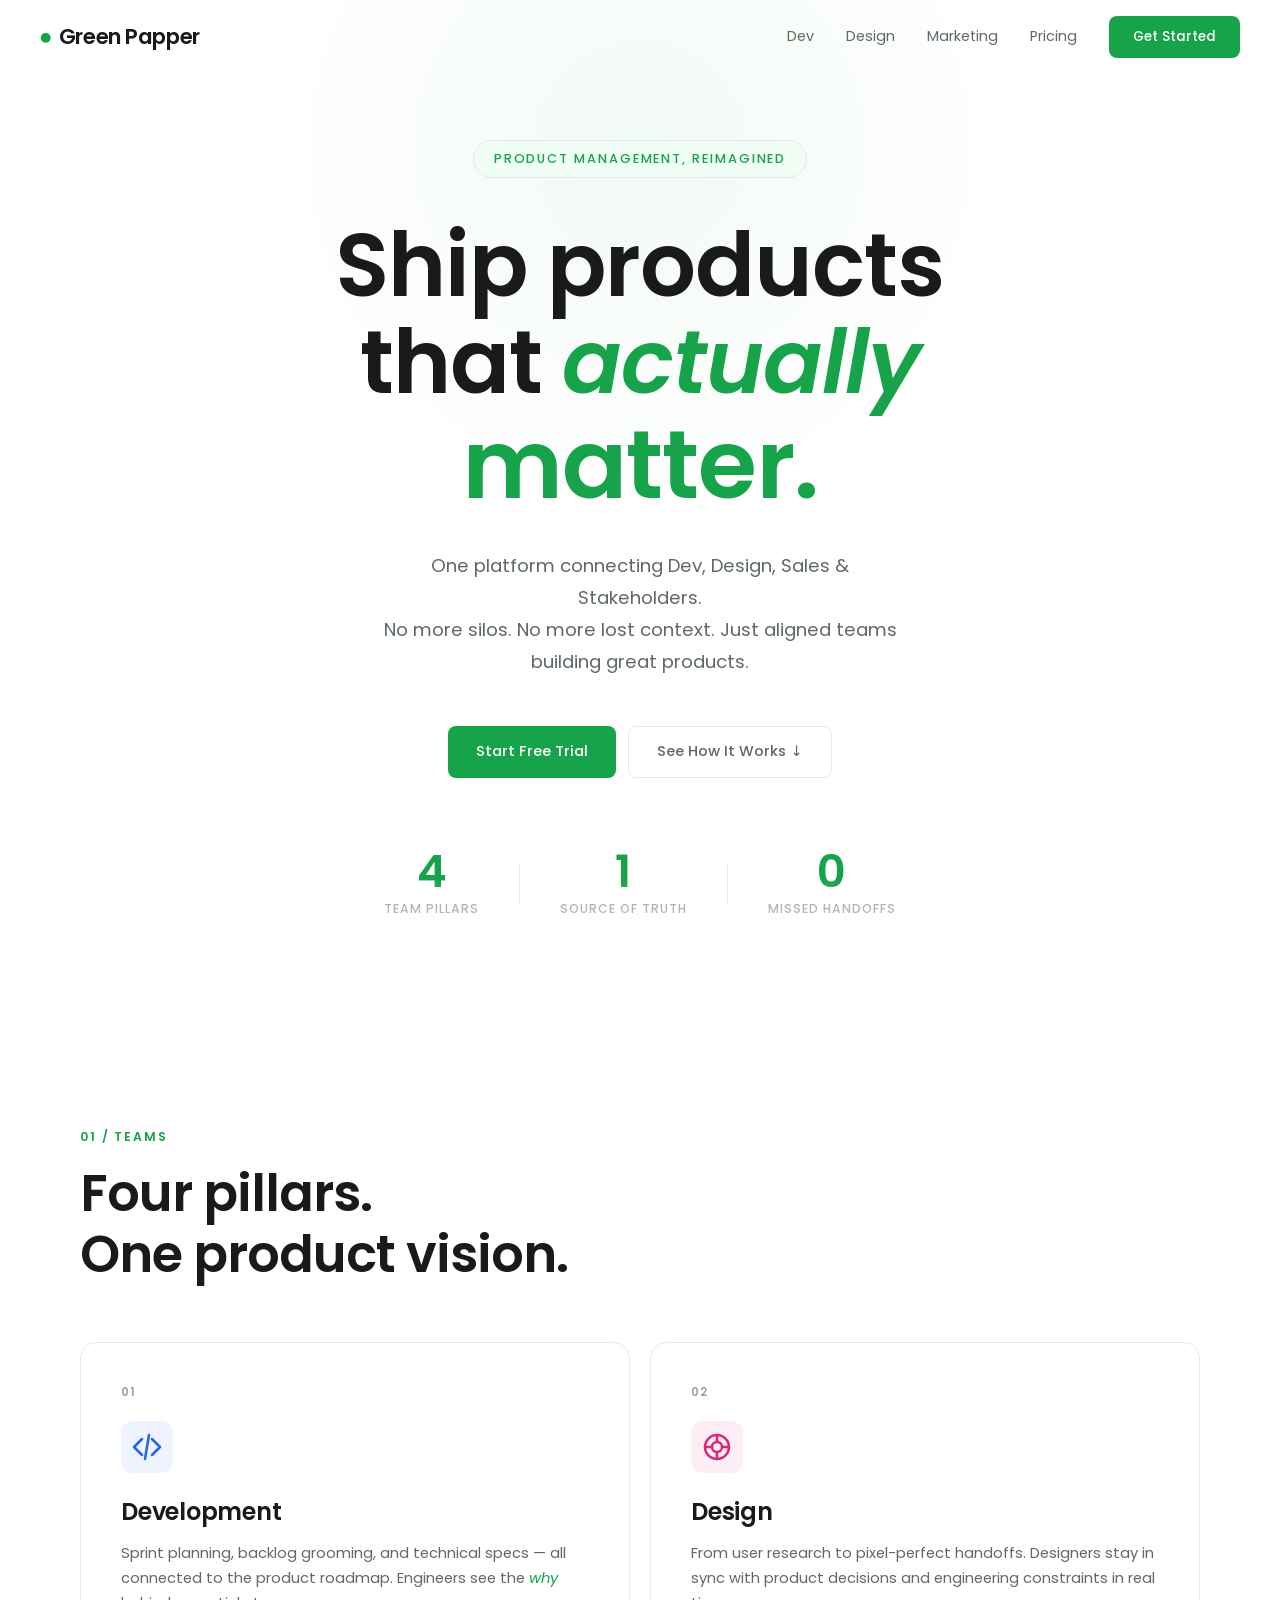
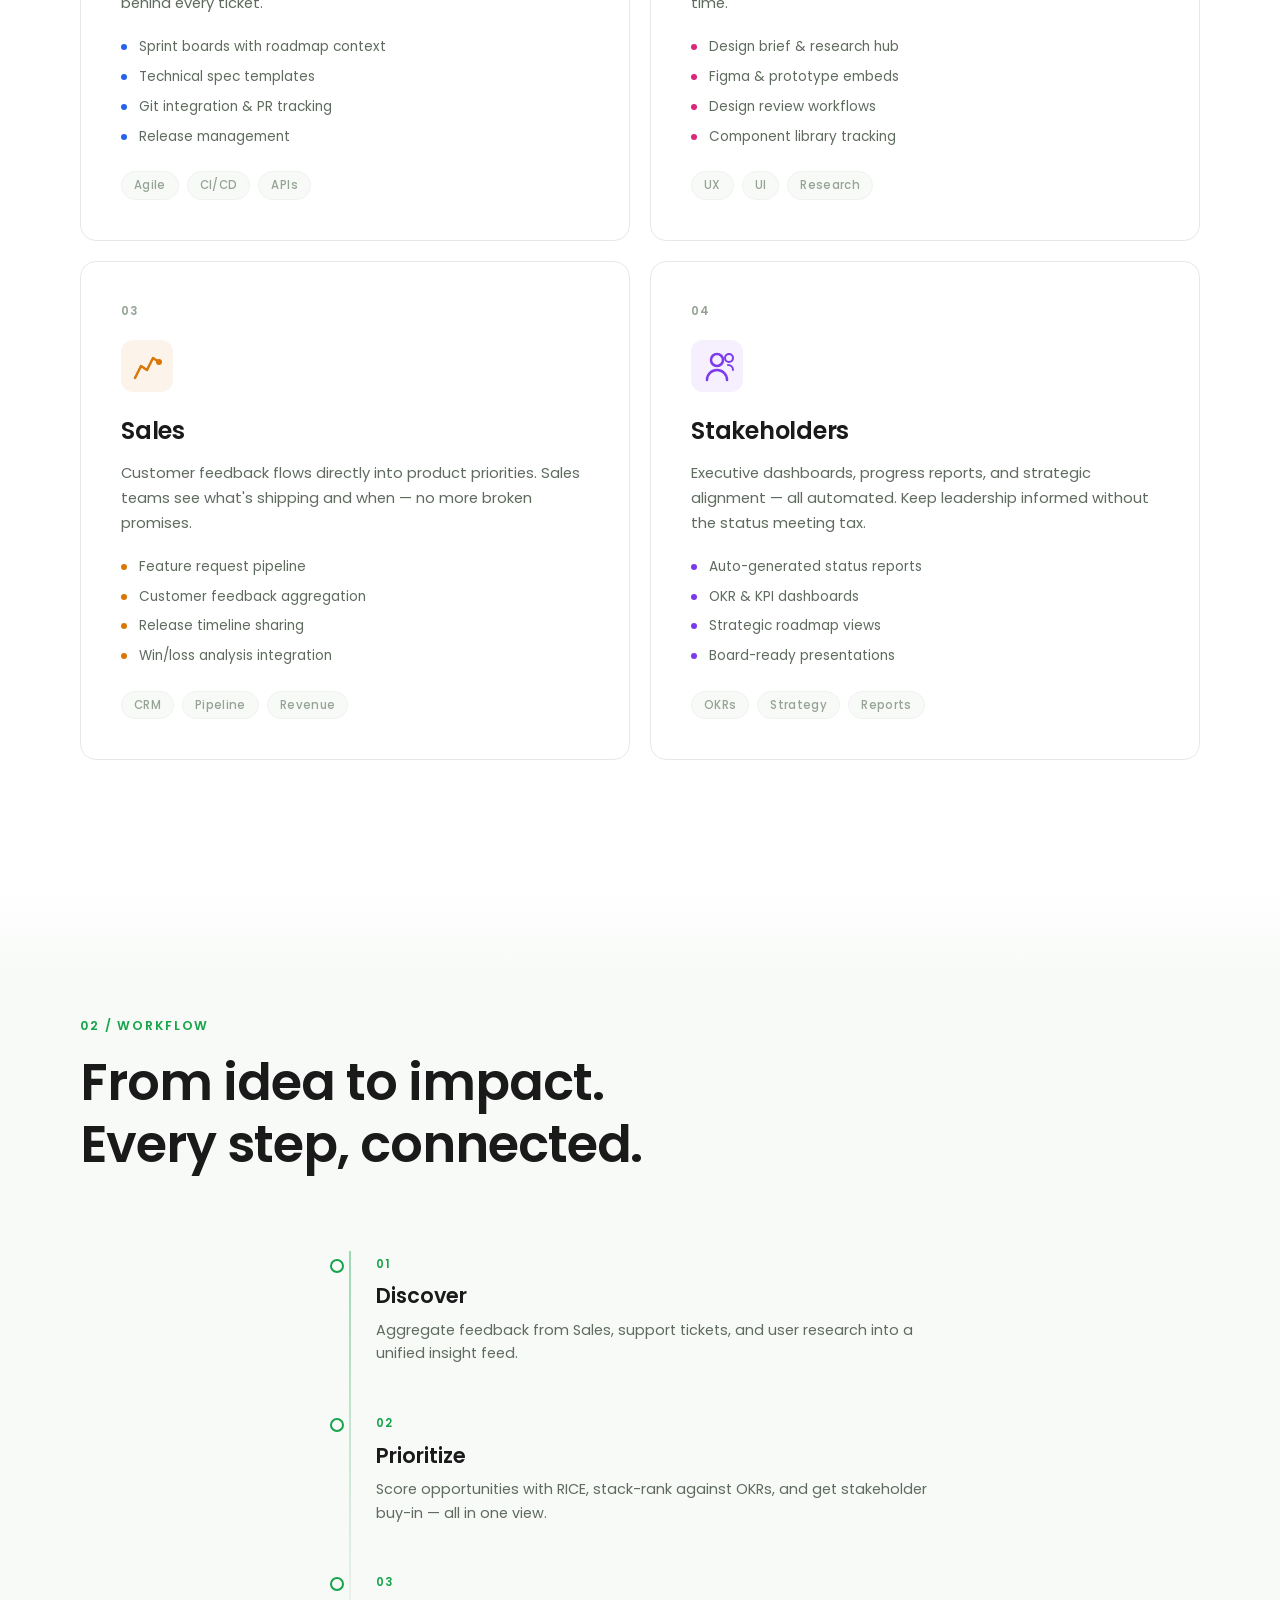
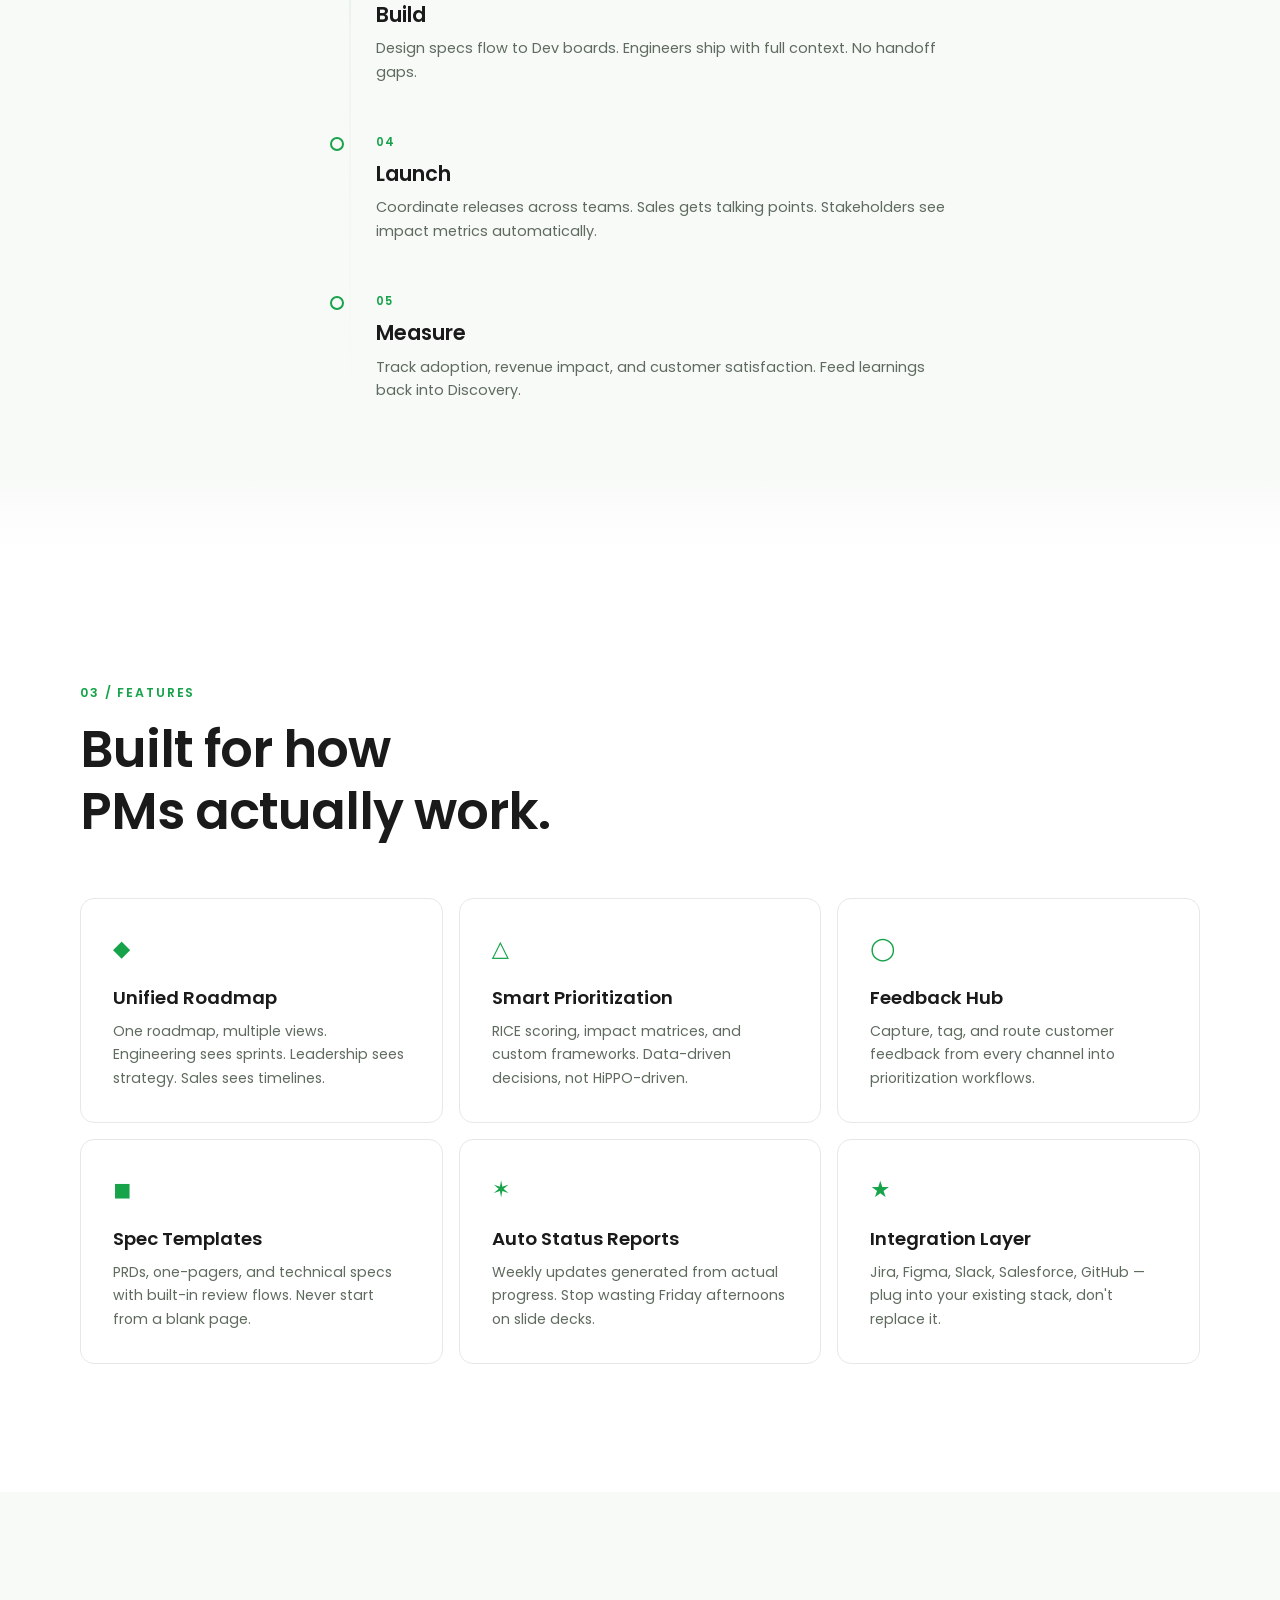
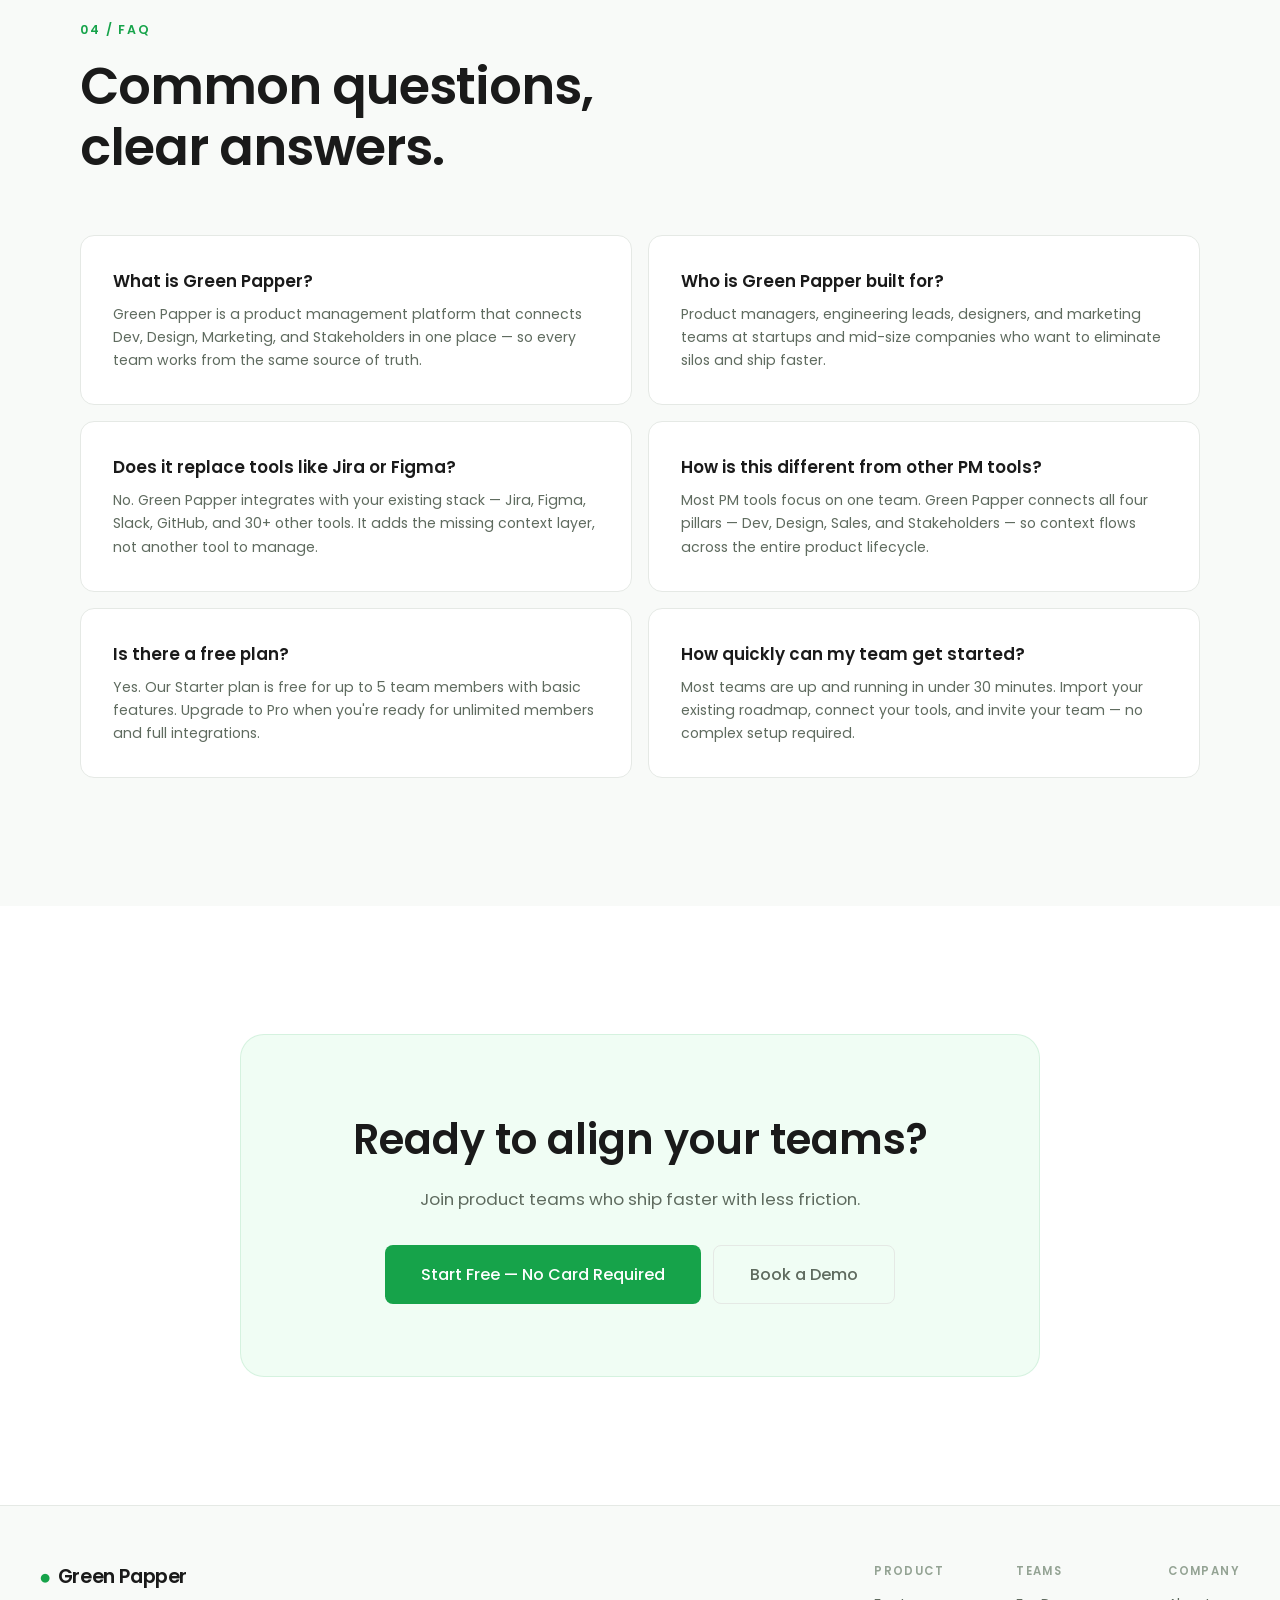
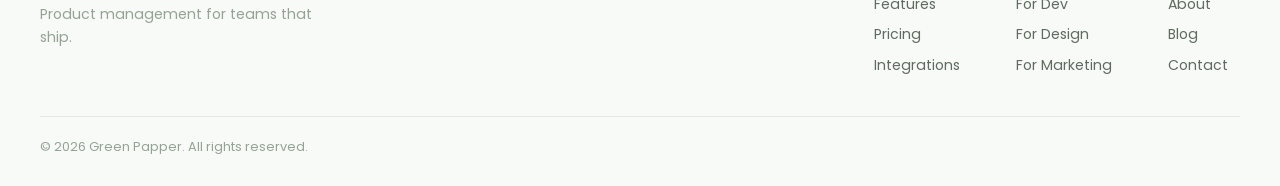
<file: index.html>
<!DOCTYPE html>
<html lang="en">
<head>
  <meta charset="UTF-8">
  <meta name="viewport" content="width=device-width, initial-scale=1.0">
  <title>Green Papper — Product Management Platform</title>
  <link rel="preconnect" href="https://fonts.googleapis.com">
  <link rel="preconnect" href="https://fonts.gstatic.com" crossorigin>
  <link href="https://fonts.googleapis.com/css2?family=Poppins:ital,wght@0,300;0,400;0,500;0,600;0,700;1,400;1,600&display=swap" rel="stylesheet">
  <link rel="stylesheet" href="styles.css">
  <link rel="stylesheet" href="pages.css">
</head>
<body>
  <!-- Grain overlay -->
  <div class="grain"></div>

  <!-- Navigation -->
  <nav class="nav">
    <div class="nav-inner">
      <a href="#" class="logo">
        <span class="logo-icon">&#9679;</span> Green Papper
      </a>
      <div class="nav-links">
        <a href="dev.html">Dev</a>
        <a href="design.html">Design</a>
        <a href="marketing.html">Marketing</a>
        <a href="pricing.html">Pricing</a>
        <a href="#" class="nav-cta">Get Started</a>
      </div>
      <button class="mobile-menu" aria-label="Menu">
        <span></span><span></span>
      </button>
    </div>
  </nav>

  <!-- Hero -->
  <header class="hero">
    <div class="hero-badge">Product Management, Reimagined</div>
    <h1 class="hero-title">
      <span class="line line-1">Ship products</span>
      <span class="line line-2">that <em>actually</em></span>
      <span class="line line-3">matter.</span>
    </h1>
    <p class="hero-sub">
      One platform connecting Dev, Design, Sales &amp; Stakeholders.<br>
      No more silos. No more lost context. Just aligned teams building great products.
    </p>
    <div class="hero-actions">
      <a href="#" class="btn btn-primary">Start Free Trial</a>
      <a href="#pillars" class="btn btn-ghost">See How It Works &darr;</a>
    </div>
    <div class="hero-stats">
      <div class="stat">
        <span class="stat-num">4</span>
        <span class="stat-label">Team Pillars</span>
      </div>
      <div class="stat-divider"></div>
      <div class="stat">
        <span class="stat-num">1</span>
        <span class="stat-label">Source of Truth</span>
      </div>
      <div class="stat-divider"></div>
      <div class="stat">
        <span class="stat-num">0</span>
        <span class="stat-label">Missed Handoffs</span>
      </div>
    </div>
  </header>

  <!-- Pillars Section -->
  <section class="pillars" id="pillars">
    <div class="section-header">
      <span class="section-tag">01 / Teams</span>
      <h2 class="section-title">Four pillars.<br>One product vision.</h2>
    </div>

    <div class="pillar-grid">
      <!-- Dev -->
      <div class="pillar-card pillar-dev">
        <div class="pillar-number">01</div>
        <div class="pillar-icon">
          <svg width="40" height="40" viewBox="0 0 40 40" fill="none">
            <path d="M15 12L7 20L15 28" stroke="currentColor" stroke-width="2.5" stroke-linecap="round" stroke-linejoin="round"/>
            <path d="M25 12L33 20L25 28" stroke="currentColor" stroke-width="2.5" stroke-linecap="round" stroke-linejoin="round"/>
            <path d="M22 8L18 32" stroke="currentColor" stroke-width="2.5" stroke-linecap="round"/>
          </svg>
        </div>
        <h3>Development</h3>
        <p>Sprint planning, backlog grooming, and technical specs — all connected to the product roadmap. Engineers see the <em>why</em> behind every ticket.</p>
        <ul class="pillar-features">
          <li>Sprint boards with roadmap context</li>
          <li>Technical spec templates</li>
          <li>Git integration &amp; PR tracking</li>
          <li>Release management</li>
        </ul>
        <div class="pillar-tag-row">
          <span class="ptag">Agile</span>
          <span class="ptag">CI/CD</span>
          <span class="ptag">APIs</span>
        </div>
      </div>

      <!-- Design -->
      <div class="pillar-card pillar-design">
        <div class="pillar-number">02</div>
        <div class="pillar-icon">
          <svg width="40" height="40" viewBox="0 0 40 40" fill="none">
            <circle cx="20" cy="20" r="12" stroke="currentColor" stroke-width="2.5"/>
            <circle cx="20" cy="20" r="5" stroke="currentColor" stroke-width="2.5"/>
            <path d="M20 8V14" stroke="currentColor" stroke-width="2.5" stroke-linecap="round"/>
            <path d="M20 26V32" stroke="currentColor" stroke-width="2.5" stroke-linecap="round"/>
            <path d="M8 20H14" stroke="currentColor" stroke-width="2.5" stroke-linecap="round"/>
            <path d="M26 20H32" stroke="currentColor" stroke-width="2.5" stroke-linecap="round"/>
          </svg>
        </div>
        <h3>Design</h3>
        <p>From user research to pixel-perfect handoffs. Designers stay in sync with product decisions and engineering constraints in real time.</p>
        <ul class="pillar-features">
          <li>Design brief &amp; research hub</li>
          <li>Figma &amp; prototype embeds</li>
          <li>Design review workflows</li>
          <li>Component library tracking</li>
        </ul>
        <div class="pillar-tag-row">
          <span class="ptag">UX</span>
          <span class="ptag">UI</span>
          <span class="ptag">Research</span>
        </div>
      </div>

      <!-- Sales -->
      <div class="pillar-card pillar-sales">
        <div class="pillar-number">03</div>
        <div class="pillar-icon">
          <svg width="40" height="40" viewBox="0 0 40 40" fill="none">
            <path d="M8 32L14 20L20 24L26 12L32 16" stroke="currentColor" stroke-width="2.5" stroke-linecap="round" stroke-linejoin="round"/>
            <circle cx="32" cy="16" r="3" fill="currentColor"/>
          </svg>
        </div>
        <h3>Sales</h3>
        <p>Customer feedback flows directly into product priorities. Sales teams see what's shipping and when — no more broken promises.</p>
        <ul class="pillar-features">
          <li>Feature request pipeline</li>
          <li>Customer feedback aggregation</li>
          <li>Release timeline sharing</li>
          <li>Win/loss analysis integration</li>
        </ul>
        <div class="pillar-tag-row">
          <span class="ptag">CRM</span>
          <span class="ptag">Pipeline</span>
          <span class="ptag">Revenue</span>
        </div>
      </div>

      <!-- Stakeholders -->
      <div class="pillar-card pillar-stake">
        <div class="pillar-number">04</div>
        <div class="pillar-icon">
          <svg width="40" height="40" viewBox="0 0 40 40" fill="none">
            <circle cx="20" cy="14" r="6" stroke="currentColor" stroke-width="2.5"/>
            <path d="M10 34C10 28.477 14.477 24 20 24C25.523 24 30 28.477 30 34" stroke="currentColor" stroke-width="2.5" stroke-linecap="round"/>
            <circle cx="32" cy="12" r="4" stroke="currentColor" stroke-width="2"/>
            <path d="M36 24C36 21.238 33.761 19 31 19" stroke="currentColor" stroke-width="2" stroke-linecap="round"/>
          </svg>
        </div>
        <h3>Stakeholders</h3>
        <p>Executive dashboards, progress reports, and strategic alignment — all automated. Keep leadership informed without the status meeting tax.</p>
        <ul class="pillar-features">
          <li>Auto-generated status reports</li>
          <li>OKR &amp; KPI dashboards</li>
          <li>Strategic roadmap views</li>
          <li>Board-ready presentations</li>
        </ul>
        <div class="pillar-tag-row">
          <span class="ptag">OKRs</span>
          <span class="ptag">Strategy</span>
          <span class="ptag">Reports</span>
        </div>
      </div>
    </div>
  </section>

  <!-- Workflow Section -->
  <section class="workflow" id="workflow">
    <div class="section-header">
      <span class="section-tag">02 / Workflow</span>
      <h2 class="section-title">From idea to impact.<br>Every step, connected.</h2>
    </div>

    <div class="workflow-track">
      <div class="workflow-line"></div>
      <div class="workflow-step">
        <div class="step-dot"></div>
        <div class="step-content">
          <span class="step-num">01</span>
          <h4>Discover</h4>
          <p>Aggregate feedback from Sales, support tickets, and user research into a unified insight feed.</p>
        </div>
      </div>
      <div class="workflow-step">
        <div class="step-dot"></div>
        <div class="step-content">
          <span class="step-num">02</span>
          <h4>Prioritize</h4>
          <p>Score opportunities with RICE, stack-rank against OKRs, and get stakeholder buy-in — all in one view.</p>
        </div>
      </div>
      <div class="workflow-step">
        <div class="step-dot"></div>
        <div class="step-content">
          <span class="step-num">03</span>
          <h4>Build</h4>
          <p>Design specs flow to Dev boards. Engineers ship with full context. No handoff gaps.</p>
        </div>
      </div>
      <div class="workflow-step">
        <div class="step-dot"></div>
        <div class="step-content">
          <span class="step-num">04</span>
          <h4>Launch</h4>
          <p>Coordinate releases across teams. Sales gets talking points. Stakeholders see impact metrics automatically.</p>
        </div>
      </div>
      <div class="workflow-step">
        <div class="step-dot"></div>
        <div class="step-content">
          <span class="step-num">05</span>
          <h4>Measure</h4>
          <p>Track adoption, revenue impact, and customer satisfaction. Feed learnings back into Discovery.</p>
        </div>
      </div>
    </div>
  </section>

  <!-- Features Section -->
  <section class="features" id="features">
    <div class="section-header">
      <span class="section-tag">03 / Features</span>
      <h2 class="section-title">Built for how<br>PMs actually work.</h2>
    </div>

    <div class="feature-grid">
      <div class="feature-card">
        <div class="feature-icon">&#9670;</div>
        <h4>Unified Roadmap</h4>
        <p>One roadmap, multiple views. Engineering sees sprints. Leadership sees strategy. Sales sees timelines.</p>
      </div>
      <div class="feature-card">
        <div class="feature-icon">&#9651;</div>
        <h4>Smart Prioritization</h4>
        <p>RICE scoring, impact matrices, and custom frameworks. Data-driven decisions, not HiPPO-driven.</p>
      </div>
      <div class="feature-card">
        <div class="feature-icon">&#9711;</div>
        <h4>Feedback Hub</h4>
        <p>Capture, tag, and route customer feedback from every channel into prioritization workflows.</p>
      </div>
      <div class="feature-card">
        <div class="feature-icon">&#9724;</div>
        <h4>Spec Templates</h4>
        <p>PRDs, one-pagers, and technical specs with built-in review flows. Never start from a blank page.</p>
      </div>
      <div class="feature-card">
        <div class="feature-icon">&#10038;</div>
        <h4>Auto Status Reports</h4>
        <p>Weekly updates generated from actual progress. Stop wasting Friday afternoons on slide decks.</p>
      </div>
      <div class="feature-card">
        <div class="feature-icon">&#9733;</div>
        <h4>Integration Layer</h4>
        <p>Jira, Figma, Slack, Salesforce, GitHub — plug into your existing stack, don't replace it.</p>
      </div>
    </div>
  </section>

  <!-- FAQ Section -->
  <section class="faq-section" id="faq">
    <div class="section-header">
      <span class="section-tag">04 / FAQ</span>
      <h2 class="section-title">Common questions,<br>clear answers.</h2>
    </div>
    <div class="faq-grid">
      <div class="faq-card">
        <h4>What is Green Papper?</h4>
        <p>Green Papper is a product management platform that connects Dev, Design, Marketing, and Stakeholders in one place — so every team works from the same source of truth.</p>
      </div>
      <div class="faq-card">
        <h4>Who is Green Papper built for?</h4>
        <p>Product managers, engineering leads, designers, and marketing teams at startups and mid-size companies who want to eliminate silos and ship faster.</p>
      </div>
      <div class="faq-card">
        <h4>Does it replace tools like Jira or Figma?</h4>
        <p>No. Green Papper integrates with your existing stack — Jira, Figma, Slack, GitHub, and 30+ other tools. It adds the missing context layer, not another tool to manage.</p>
      </div>
      <div class="faq-card">
        <h4>How is this different from other PM tools?</h4>
        <p>Most PM tools focus on one team. Green Papper connects all four pillars — Dev, Design, Sales, and Stakeholders — so context flows across the entire product lifecycle.</p>
      </div>
      <div class="faq-card">
        <h4>Is there a free plan?</h4>
        <p>Yes. Our Starter plan is free for up to 5 team members with basic features. Upgrade to Pro when you're ready for unlimited members and full integrations.</p>
      </div>
      <div class="faq-card">
        <h4>How quickly can my team get started?</h4>
        <p>Most teams are up and running in under 30 minutes. Import your existing roadmap, connect your tools, and invite your team — no complex setup required.</p>
      </div>
    </div>
  </section>

  <!-- CTA Section -->
  <section class="cta-section">
    <div class="cta-inner">
      <h2>Ready to align your teams?</h2>
      <p>Join product teams who ship faster with less friction.</p>
      <div class="cta-actions">
        <a href="#" class="btn btn-primary btn-lg">Start Free — No Card Required</a>
        <a href="#" class="btn btn-ghost btn-lg">Book a Demo</a>
      </div>
    </div>
  </section>

  <!-- Footer -->
  <footer class="footer">
    <div class="footer-inner">
      <div class="footer-brand">
        <span class="logo"><span class="logo-icon">&#9679;</span> Green Papper</span>
        <p>Product management for teams that ship.</p>
      </div>
      <div class="footer-links">
        <div class="footer-col">
          <h5>Product</h5>
          <a href="#features">Features</a>
          <a href="pricing.html">Pricing</a>
          <a href="integrations.html">Integrations</a>
        </div>
        <div class="footer-col">
          <h5>Teams</h5>
          <a href="dev.html">For Dev</a>
          <a href="design.html">For Design</a>
          <a href="marketing.html">For Marketing</a>
        </div>
        <div class="footer-col">
          <h5>Company</h5>
          <a href="about.html">About</a>
          <a href="blog.html">Blog</a>
          <a href="contact.html">Contact</a>
        </div>
      </div>
    </div>
    <div class="footer-bottom">
      <p>&copy; 2026 Green Papper. All rights reserved.</p>
    </div>
  </footer>

  <script src="script.js"></script>
</body>
</html>
</file>
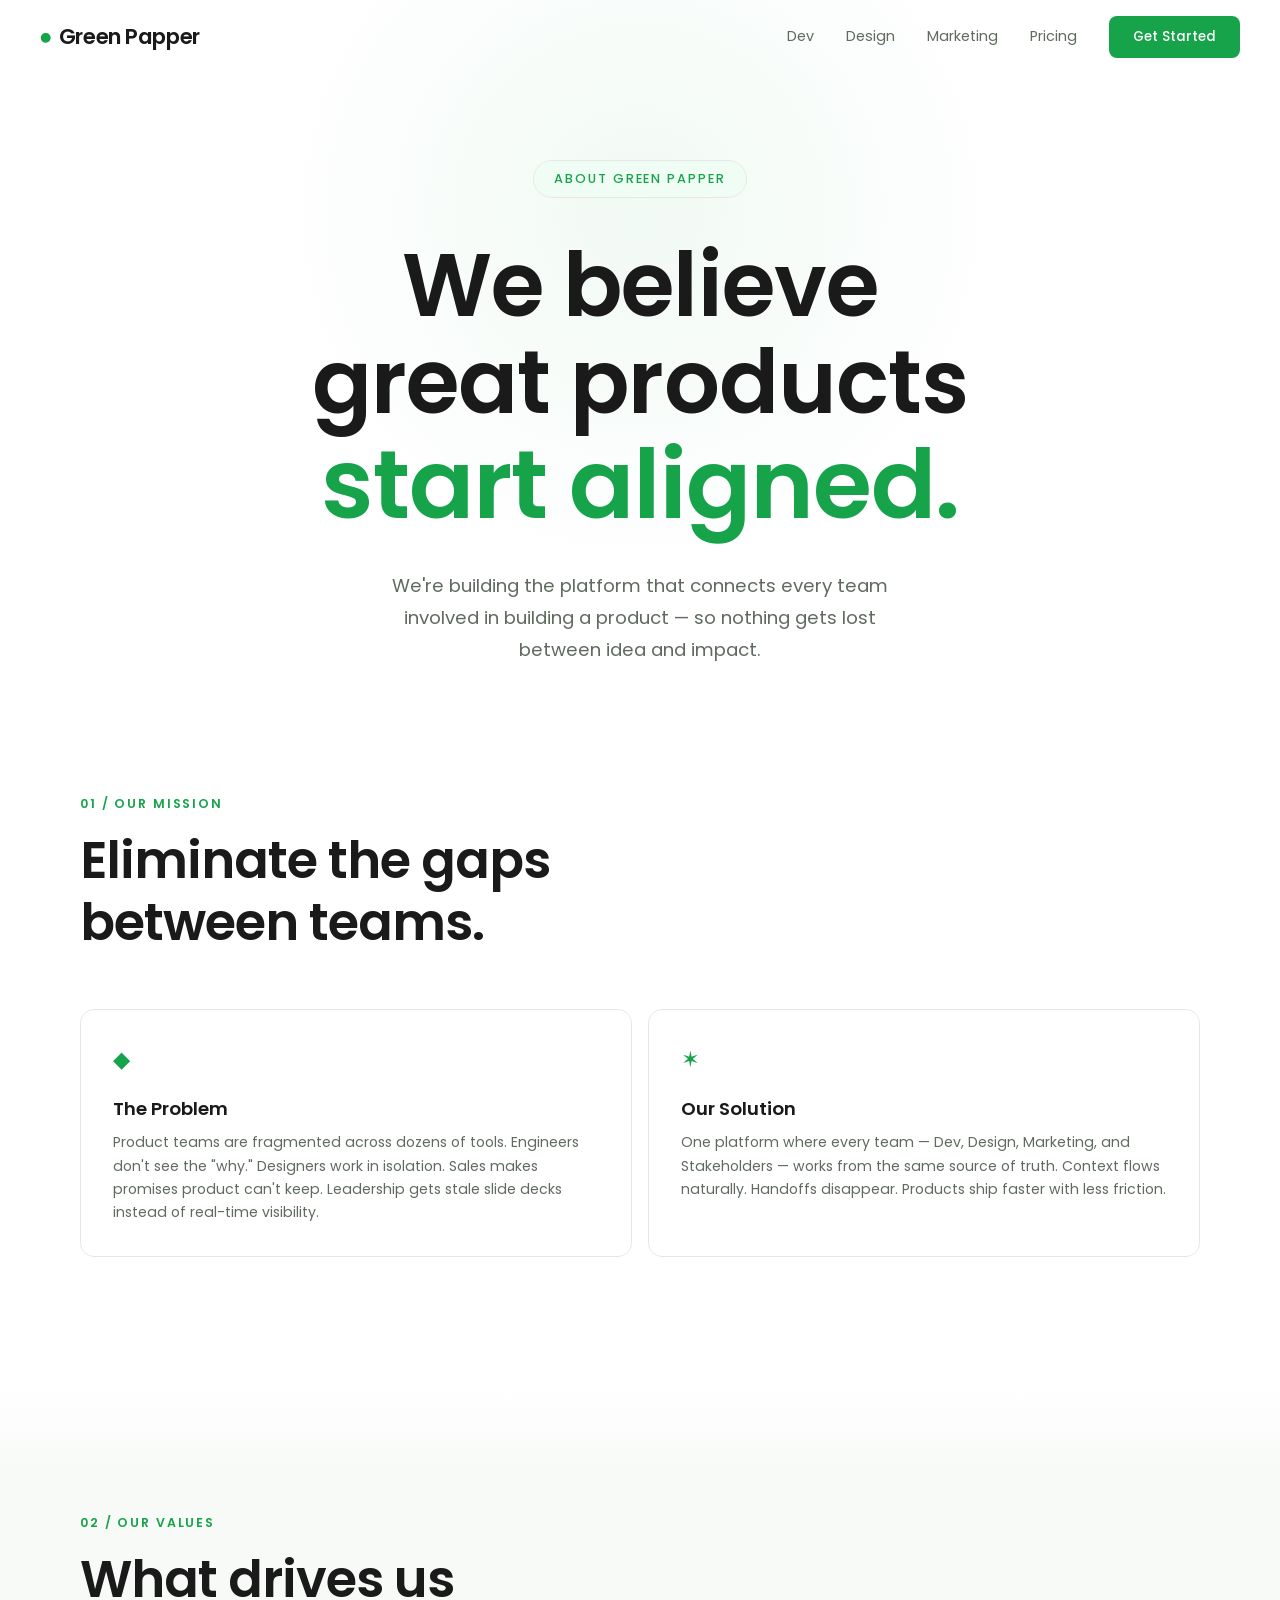
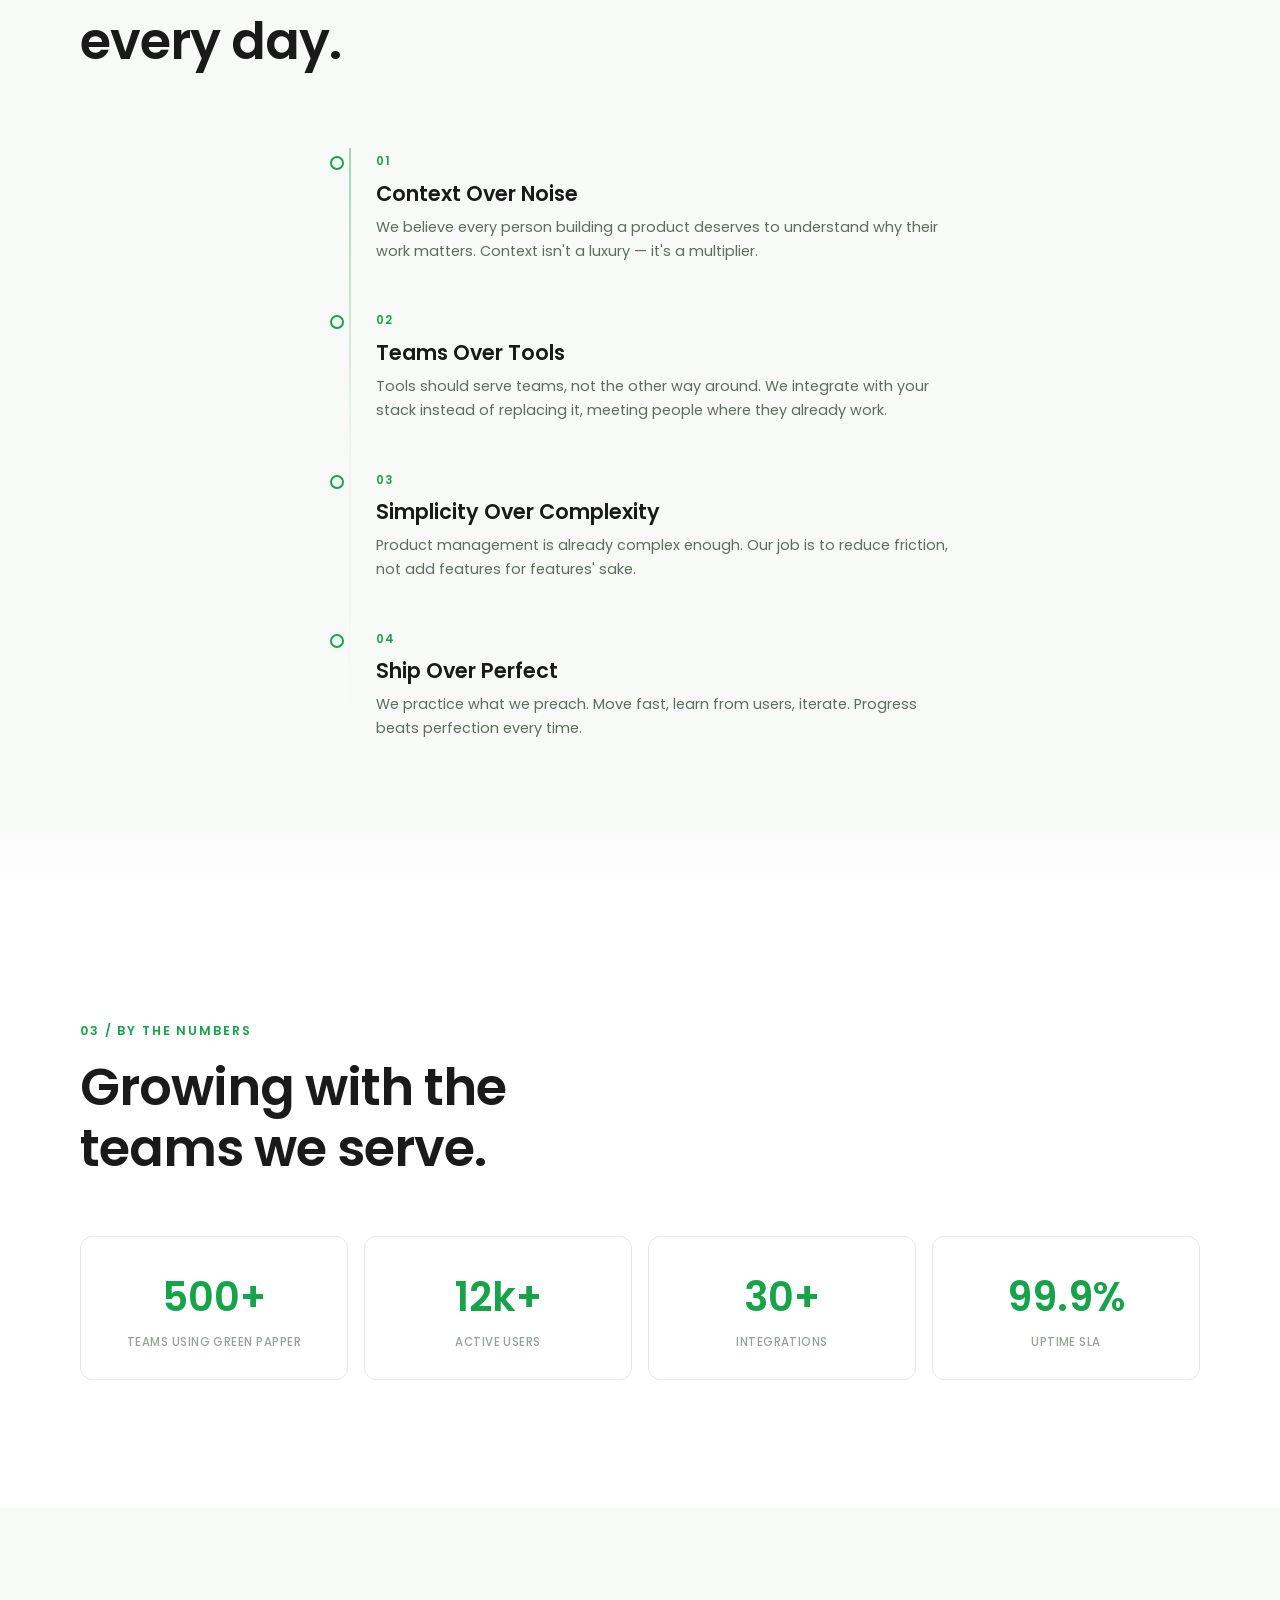
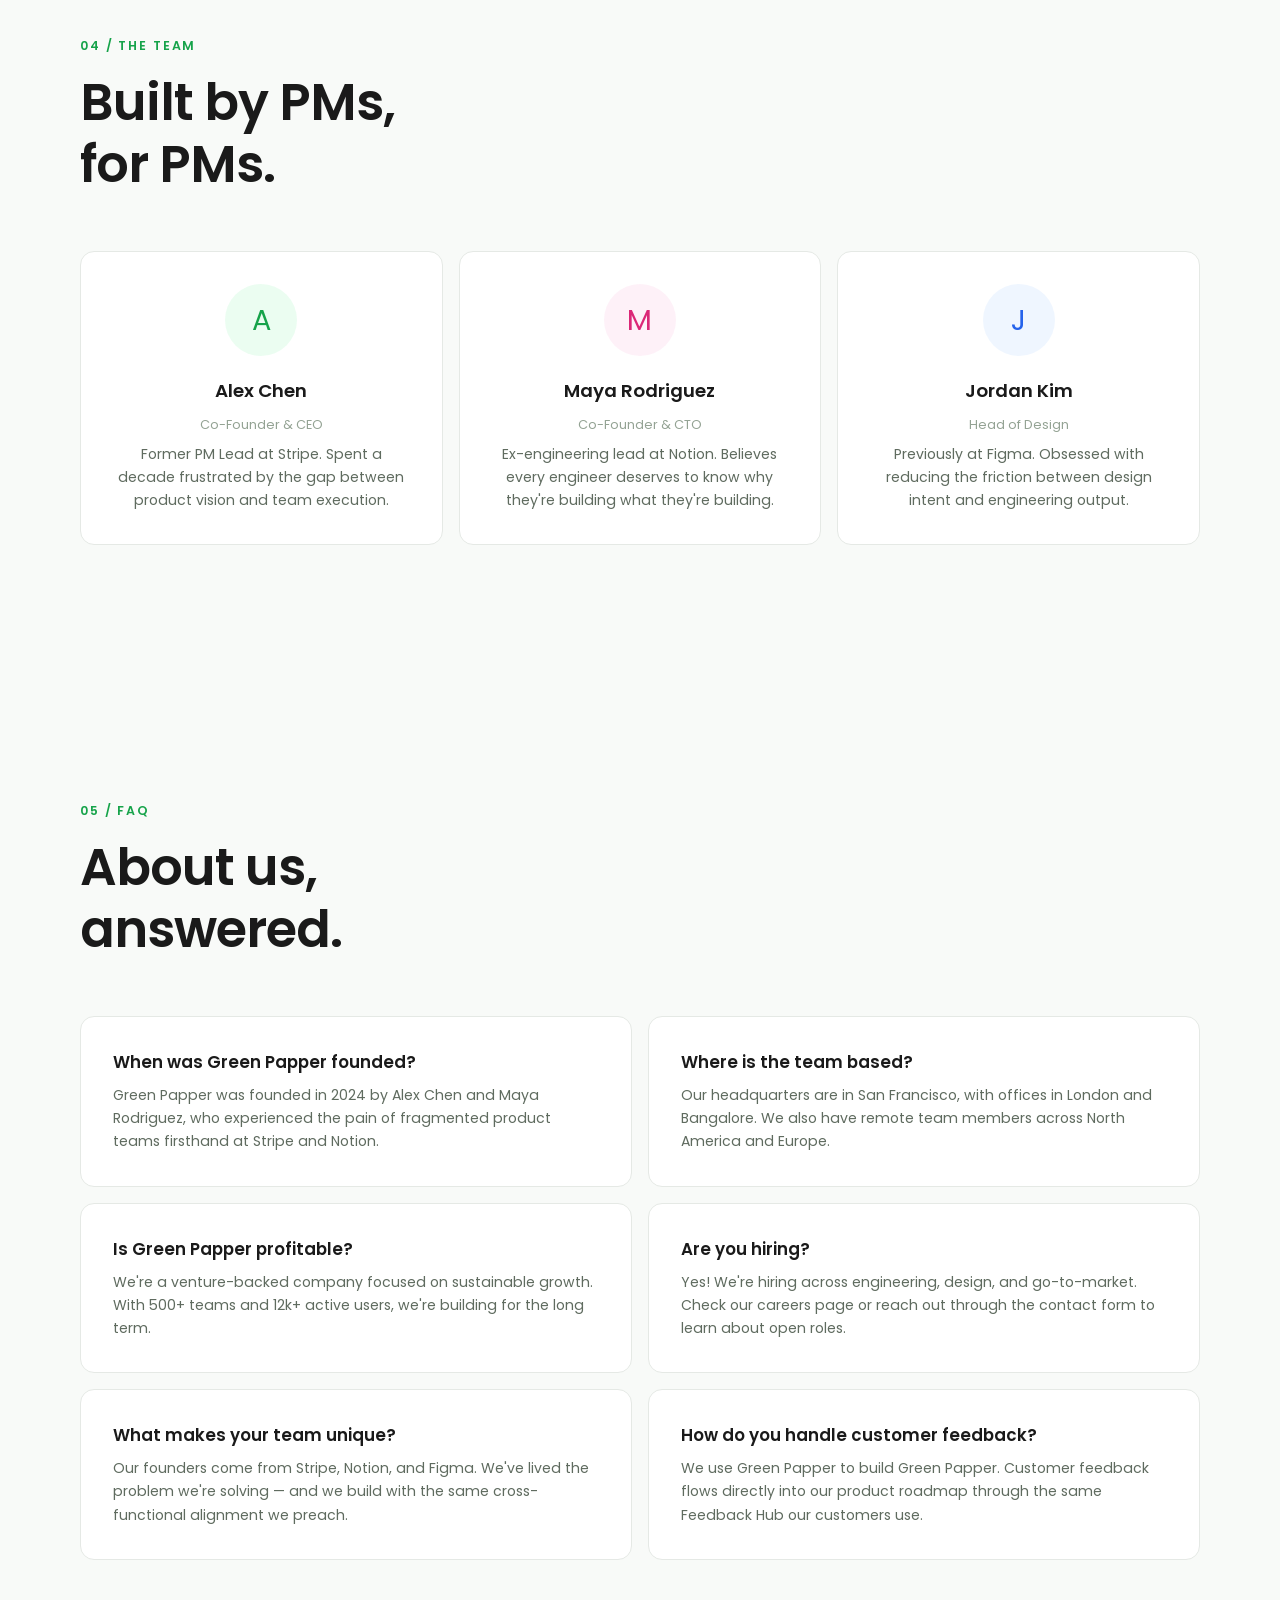
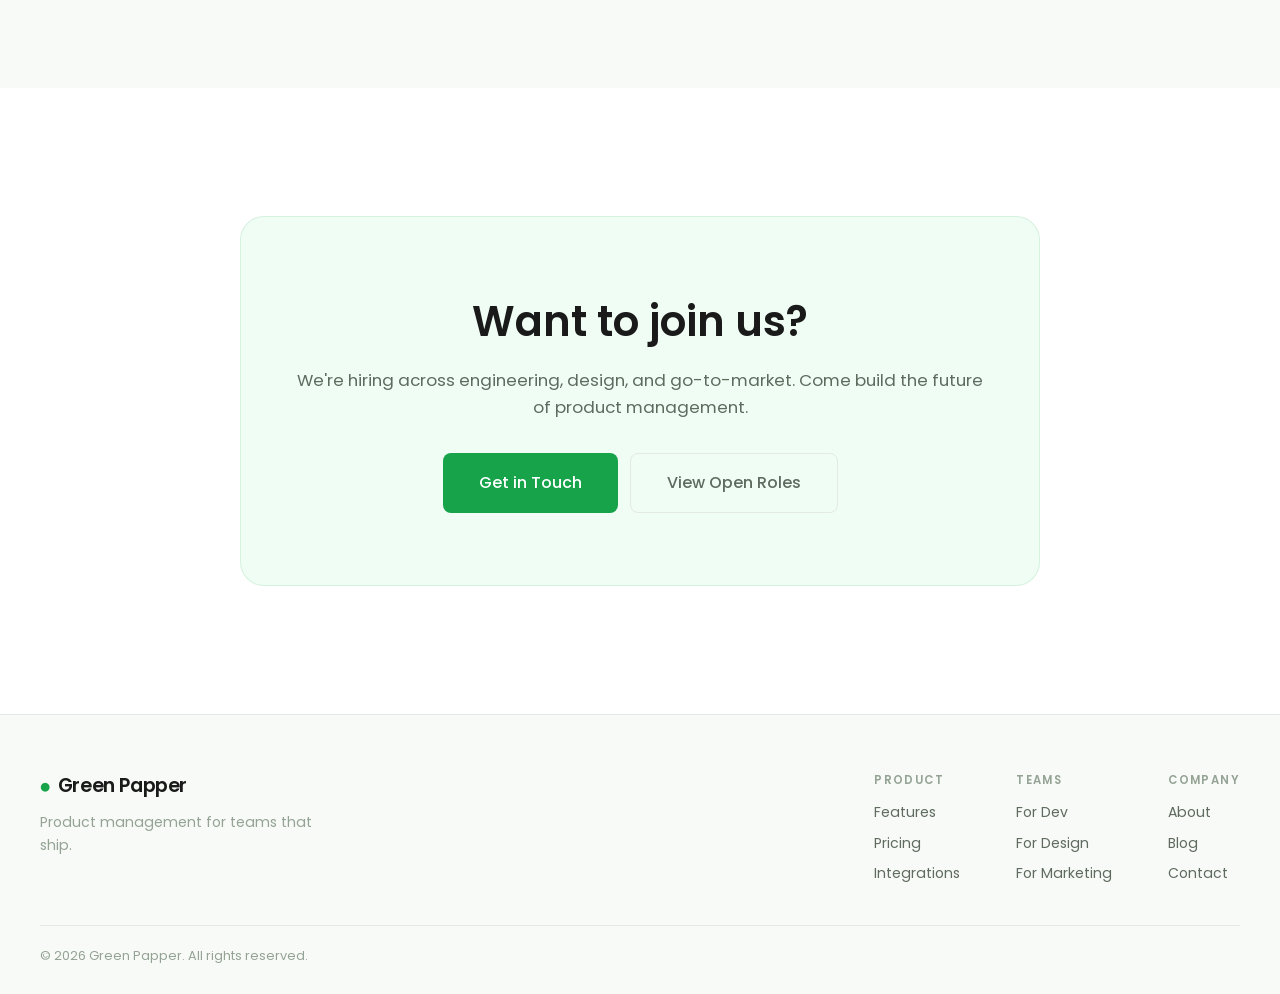
<file: about.html>
<!DOCTYPE html>
<html lang="en">
<head>
  <meta charset="UTF-8">
  <meta name="viewport" content="width=device-width, initial-scale=1.0">
  <title>Green Papper — About Us</title>
  <link rel="preconnect" href="https://fonts.googleapis.com">
  <link rel="preconnect" href="https://fonts.gstatic.com" crossorigin>
  <link href="https://fonts.googleapis.com/css2?family=Poppins:ital,wght@0,300;0,400;0,500;0,600;0,700;1,400;1,600&display=swap" rel="stylesheet">
  <link rel="stylesheet" href="styles.css">
  <link rel="stylesheet" href="pages.css">
</head>
<body>
  <div class="grain"></div>

  <!-- Navigation -->
  <nav class="nav">
    <div class="nav-inner">
      <a href="index.html" class="logo">
        <span class="logo-icon">&#9679;</span> Green Papper
      </a>
      <div class="nav-links">
        <a href="dev.html">Dev</a>
        <a href="design.html">Design</a>
        <a href="marketing.html">Marketing</a>
        <a href="pricing.html">Pricing</a>
        <a href="#" class="nav-cta">Get Started</a>
      </div>
      <button class="mobile-menu" aria-label="Menu">
        <span></span><span></span>
      </button>
    </div>
  </nav>

  <!-- Hero -->
  <header class="hero page-hero" style="min-height: 60vh;">
    <div class="hero-badge">About Green Papper</div>
    <h1 class="hero-title">
      <span class="line line-1">We believe</span>
      <span class="line line-2">great products</span>
      <span class="line line-3">start aligned.</span>
    </h1>
    <p class="hero-sub">
      We're building the platform that connects every team involved in building a product
      — so nothing gets lost between idea and impact.
    </p>
  </header>

  <!-- Mission Section -->
  <section class="pillars" style="padding-top: 0;">
    <div class="section-header">
      <span class="section-tag">01 / Our Mission</span>
      <h2 class="section-title">Eliminate the gaps<br>between teams.</h2>
    </div>

    <div class="feature-grid" style="max-width: var(--content-max); margin: 0 auto; padding: 0 40px; grid-template-columns: repeat(2, 1fr);">
      <div class="feature-card">
        <div class="feature-icon">&#9670;</div>
        <h4>The Problem</h4>
        <p>Product teams are fragmented across dozens of tools. Engineers don't see the "why." Designers work in isolation. Sales makes promises product can't keep. Leadership gets stale slide decks instead of real-time visibility.</p>
      </div>
      <div class="feature-card">
        <div class="feature-icon" style="color: var(--accent);">&#10038;</div>
        <h4>Our Solution</h4>
        <p>One platform where every team — Dev, Design, Marketing, and Stakeholders — works from the same source of truth. Context flows naturally. Handoffs disappear. Products ship faster with less friction.</p>
      </div>
    </div>
  </section>

  <!-- Values Section -->
  <section class="workflow">
    <div class="section-header">
      <span class="section-tag">02 / Our Values</span>
      <h2 class="section-title">What drives us<br>every day.</h2>
    </div>

    <div class="workflow-track">
      <div class="workflow-line"></div>
      <div class="workflow-step">
        <div class="step-dot"></div>
        <div class="step-content">
          <span class="step-num">01</span>
          <h4>Context Over Noise</h4>
          <p>We believe every person building a product deserves to understand why their work matters. Context isn't a luxury — it's a multiplier.</p>
        </div>
      </div>
      <div class="workflow-step">
        <div class="step-dot"></div>
        <div class="step-content">
          <span class="step-num">02</span>
          <h4>Teams Over Tools</h4>
          <p>Tools should serve teams, not the other way around. We integrate with your stack instead of replacing it, meeting people where they already work.</p>
        </div>
      </div>
      <div class="workflow-step">
        <div class="step-dot"></div>
        <div class="step-content">
          <span class="step-num">03</span>
          <h4>Simplicity Over Complexity</h4>
          <p>Product management is already complex enough. Our job is to reduce friction, not add features for features' sake.</p>
        </div>
      </div>
      <div class="workflow-step">
        <div class="step-dot"></div>
        <div class="step-content">
          <span class="step-num">04</span>
          <h4>Ship Over Perfect</h4>
          <p>We practice what we preach. Move fast, learn from users, iterate. Progress beats perfection every time.</p>
        </div>
      </div>
    </div>
  </section>

  <!-- Numbers Section -->
  <section class="features">
    <div class="section-header">
      <span class="section-tag">03 / By The Numbers</span>
      <h2 class="section-title">Growing with the<br>teams we serve.</h2>
    </div>

    <div class="integration-grid">
      <div class="integration-item">
        <div class="integration-name" style="font-size: 2.5rem; color: var(--accent);">500+</div>
        <div class="integration-desc">Teams using Green Papper</div>
      </div>
      <div class="integration-item">
        <div class="integration-name" style="font-size: 2.5rem; color: var(--accent);">12k+</div>
        <div class="integration-desc">Active users</div>
      </div>
      <div class="integration-item">
        <div class="integration-name" style="font-size: 2.5rem; color: var(--accent);">30+</div>
        <div class="integration-desc">Integrations</div>
      </div>
      <div class="integration-item">
        <div class="integration-name" style="font-size: 2.5rem; color: var(--accent);">99.9%</div>
        <div class="integration-desc">Uptime SLA</div>
      </div>
    </div>
  </section>

  <!-- Team Section -->
  <section class="features" style="background: var(--bg-elevated); position: relative;">
    <div class="section-header">
      <span class="section-tag">04 / The Team</span>
      <h2 class="section-title">Built by PMs,<br>for PMs.</h2>
    </div>

    <div class="feature-grid" style="grid-template-columns: repeat(3, 1fr);">
      <div class="feature-card" style="text-align: center;">
        <div style="width: 72px; height: 72px; border-radius: 50%; background: rgba(59,235,122,0.1); margin: 0 auto 20px; display: flex; align-items: center; justify-content: center; font-family: var(--font-display); font-size: 1.8rem; color: var(--accent);">A</div>
        <h4>Alex Chen</h4>
        <p style="color: var(--text-muted); font-size: 0.8rem; margin-bottom: 8px;">Co-Founder & CEO</p>
        <p>Former PM Lead at Stripe. Spent a decade frustrated by the gap between product vision and team execution.</p>
      </div>
      <div class="feature-card" style="text-align: center;">
        <div style="width: 72px; height: 72px; border-radius: 50%; background: rgba(244,114,182,0.1); margin: 0 auto 20px; display: flex; align-items: center; justify-content: center; font-family: var(--font-display); font-size: 1.8rem; color: var(--design-color);">M</div>
        <h4>Maya Rodriguez</h4>
        <p style="color: var(--text-muted); font-size: 0.8rem; margin-bottom: 8px;">Co-Founder & CTO</p>
        <p>Ex-engineering lead at Notion. Believes every engineer deserves to know why they're building what they're building.</p>
      </div>
      <div class="feature-card" style="text-align: center;">
        <div style="width: 72px; height: 72px; border-radius: 50%; background: rgba(96,165,250,0.1); margin: 0 auto 20px; display: flex; align-items: center; justify-content: center; font-family: var(--font-display); font-size: 1.8rem; color: var(--dev-color);">J</div>
        <h4>Jordan Kim</h4>
        <p style="color: var(--text-muted); font-size: 0.8rem; margin-bottom: 8px;">Head of Design</p>
        <p>Previously at Figma. Obsessed with reducing the friction between design intent and engineering output.</p>
      </div>
    </div>
  </section>

  <!-- FAQ Section -->
  <section class="faq-section" id="faq">
    <div class="section-header">
      <span class="section-tag">05 / FAQ</span>
      <h2 class="section-title">About us,<br>answered.</h2>
    </div>
    <div class="faq-grid">
      <div class="faq-card">
        <h4>When was Green Papper founded?</h4>
        <p>Green Papper was founded in 2024 by Alex Chen and Maya Rodriguez, who experienced the pain of fragmented product teams firsthand at Stripe and Notion.</p>
      </div>
      <div class="faq-card">
        <h4>Where is the team based?</h4>
        <p>Our headquarters are in San Francisco, with offices in London and Bangalore. We also have remote team members across North America and Europe.</p>
      </div>
      <div class="faq-card">
        <h4>Is Green Papper profitable?</h4>
        <p>We're a venture-backed company focused on sustainable growth. With 500+ teams and 12k+ active users, we're building for the long term.</p>
      </div>
      <div class="faq-card">
        <h4>Are you hiring?</h4>
        <p>Yes! We're hiring across engineering, design, and go-to-market. Check our careers page or reach out through the contact form to learn about open roles.</p>
      </div>
      <div class="faq-card">
        <h4>What makes your team unique?</h4>
        <p>Our founders come from Stripe, Notion, and Figma. We've lived the problem we're solving — and we build with the same cross-functional alignment we preach.</p>
      </div>
      <div class="faq-card">
        <h4>How do you handle customer feedback?</h4>
        <p>We use Green Papper to build Green Papper. Customer feedback flows directly into our product roadmap through the same Feedback Hub our customers use.</p>
      </div>
    </div>
  </section>

  <!-- CTA -->
  <section class="cta-section">
    <div class="cta-inner">
      <h2>Want to join us?</h2>
      <p>We're hiring across engineering, design, and go-to-market. Come build the future of product management.</p>
      <div class="cta-actions">
        <a href="contact.html" class="btn btn-primary btn-lg">Get in Touch</a>
        <a href="#" class="btn btn-ghost btn-lg">View Open Roles</a>
      </div>
    </div>
  </section>

  <!-- Footer -->
  <footer class="footer">
    <div class="footer-inner">
      <div class="footer-brand">
        <span class="logo"><span class="logo-icon">&#9679;</span> Green Papper</span>
        <p>Product management for teams that ship.</p>
      </div>
      <div class="footer-links">
        <div class="footer-col">
          <h5>Product</h5>
          <a href="index.html#features">Features</a>
          <a href="pricing.html">Pricing</a>
          <a href="integrations.html">Integrations</a>
        </div>
        <div class="footer-col">
          <h5>Teams</h5>
          <a href="dev.html">For Dev</a>
          <a href="design.html">For Design</a>
          <a href="marketing.html">For Marketing</a>
        </div>
        <div class="footer-col">
          <h5>Company</h5>
          <a href="about.html">About</a>
          <a href="blog.html">Blog</a>
          <a href="contact.html">Contact</a>
        </div>
      </div>
    </div>
    <div class="footer-bottom">
      <p>&copy; 2026 Green Papper. All rights reserved.</p>
    </div>
  </footer>

  <script src="script.js"></script>
</body>
</html>
</file>
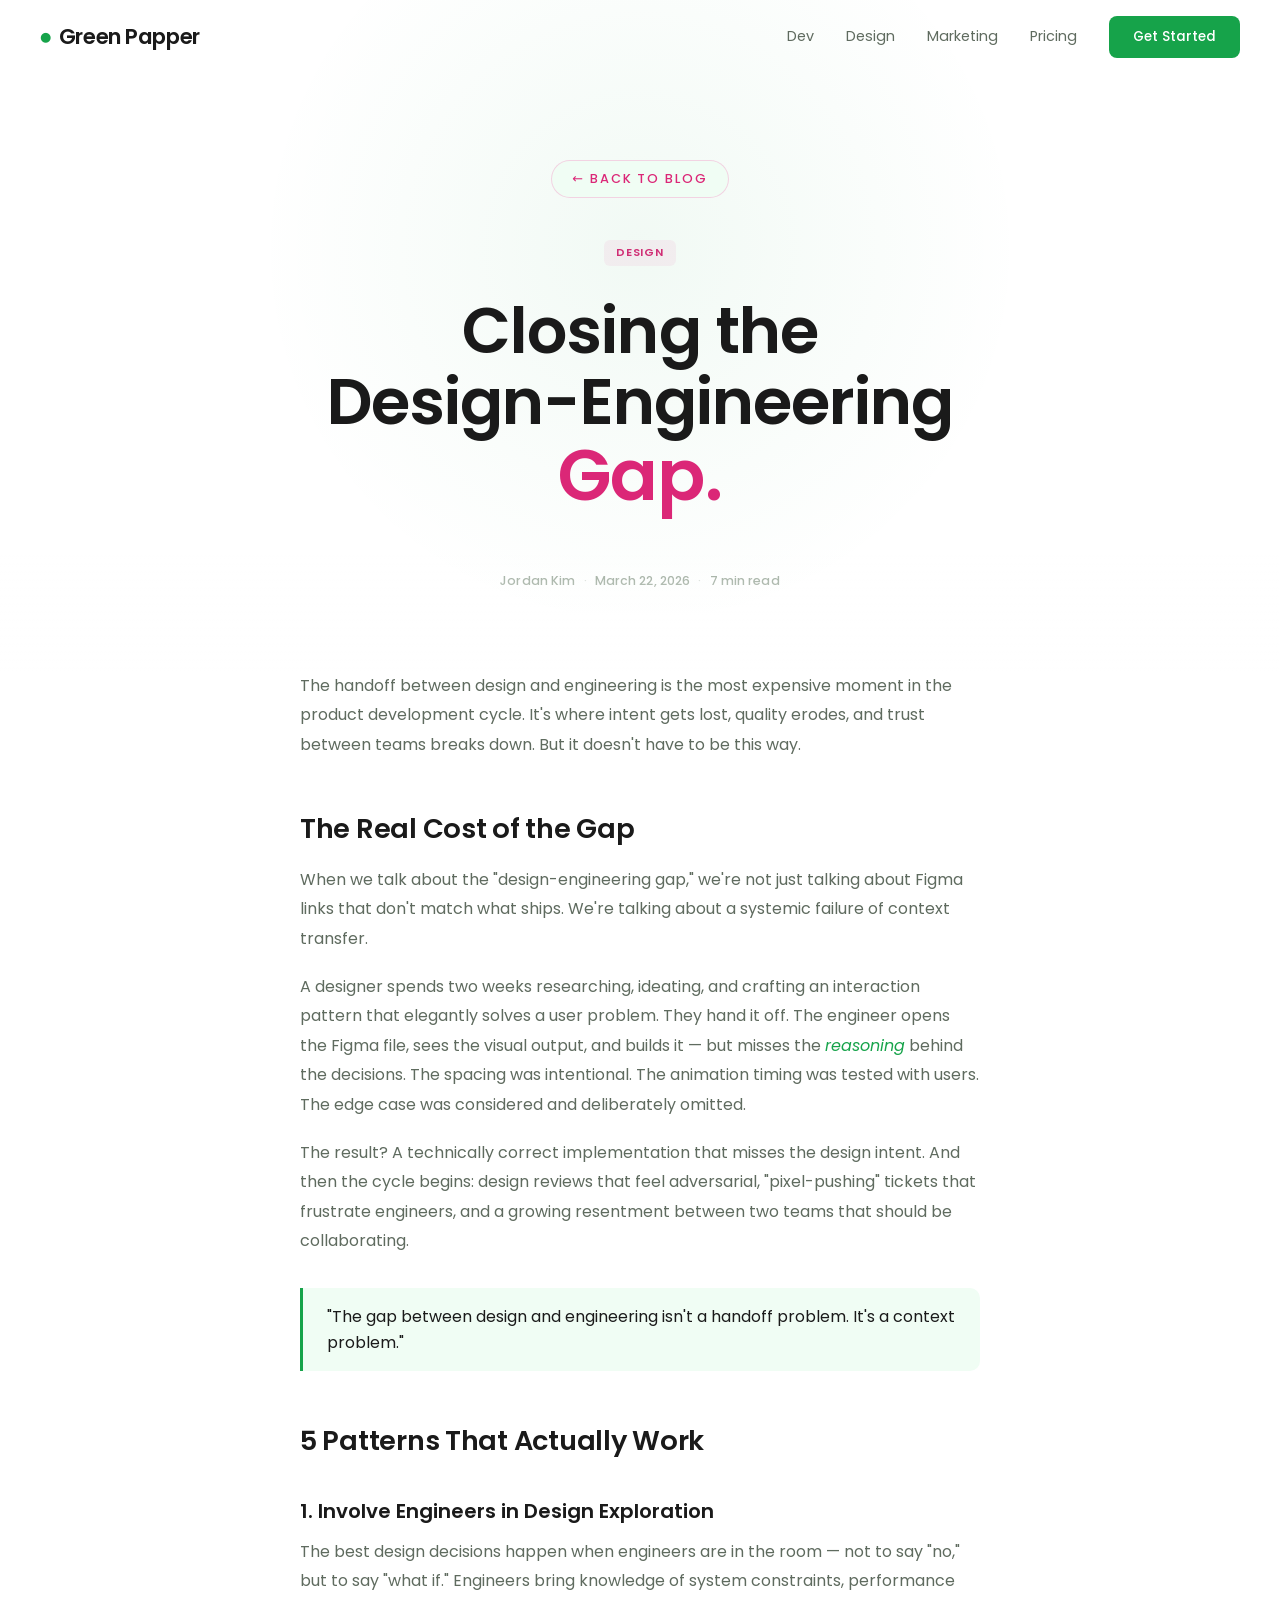
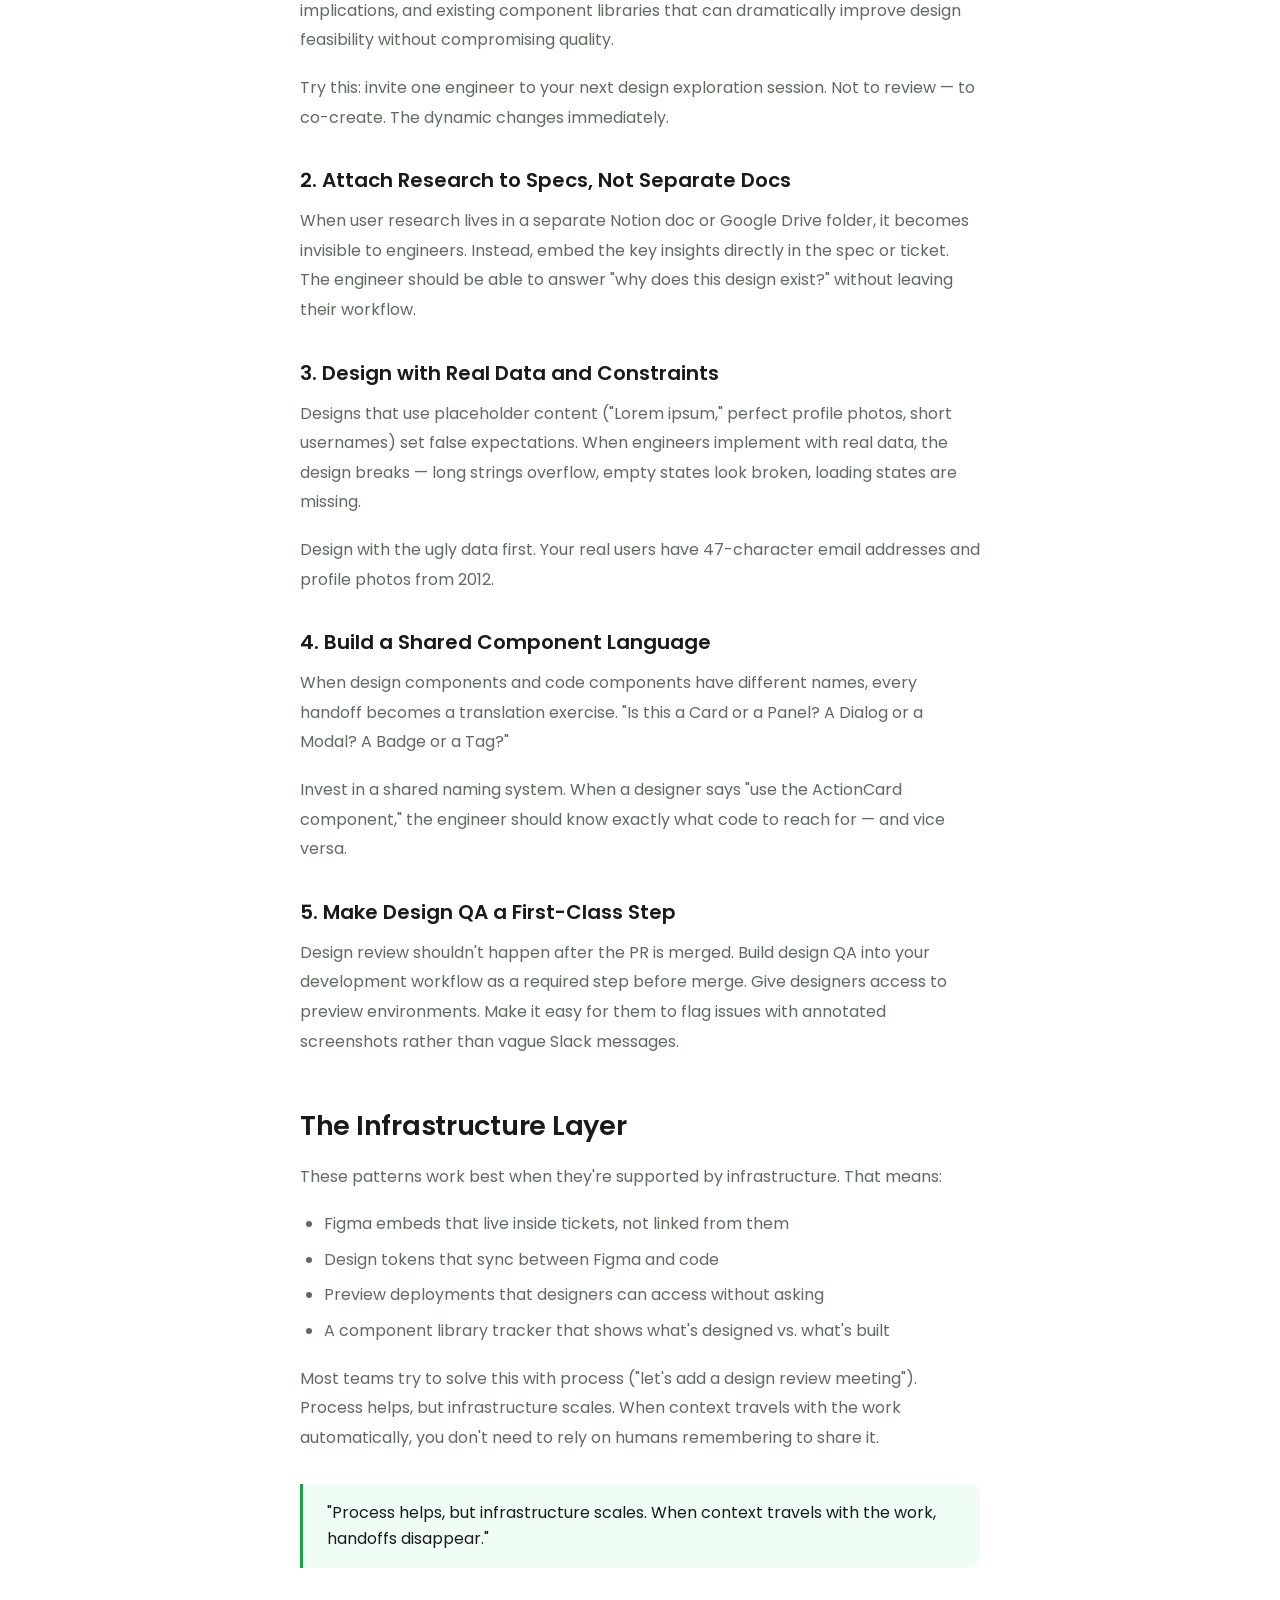
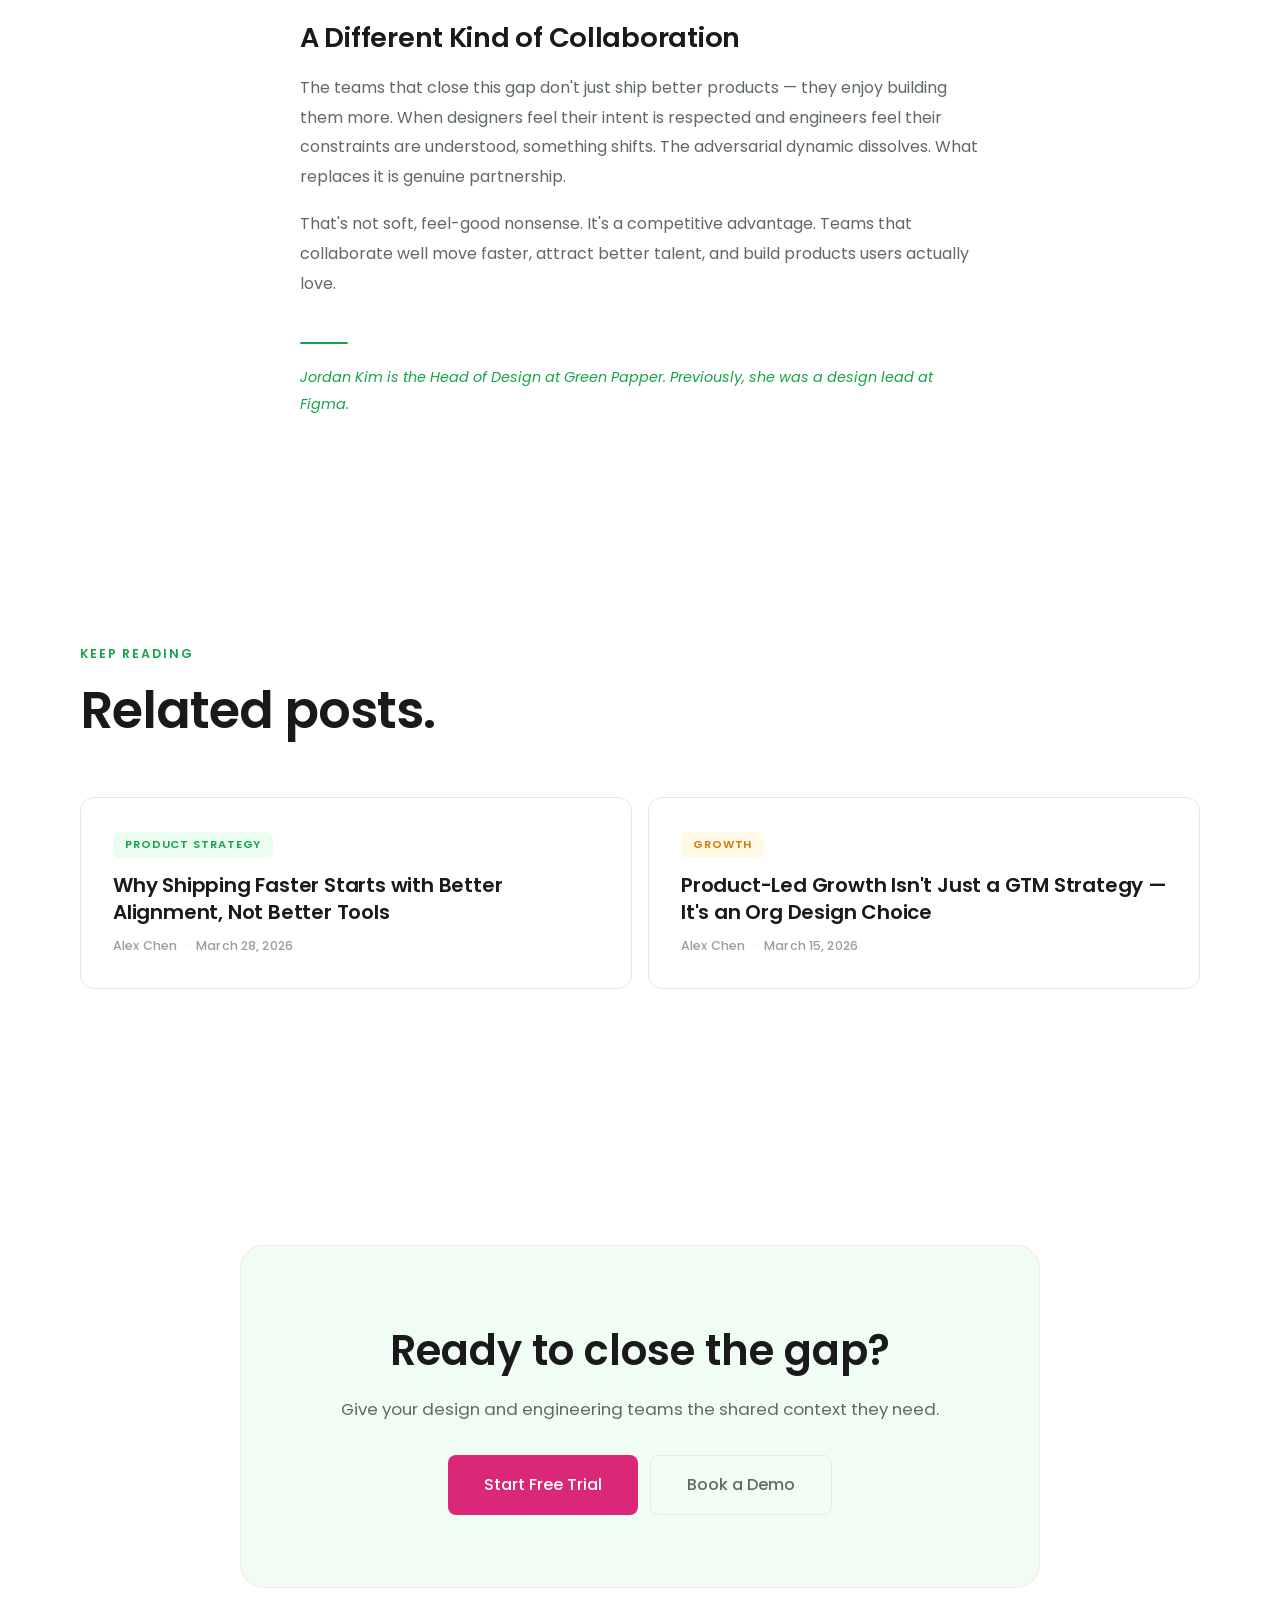
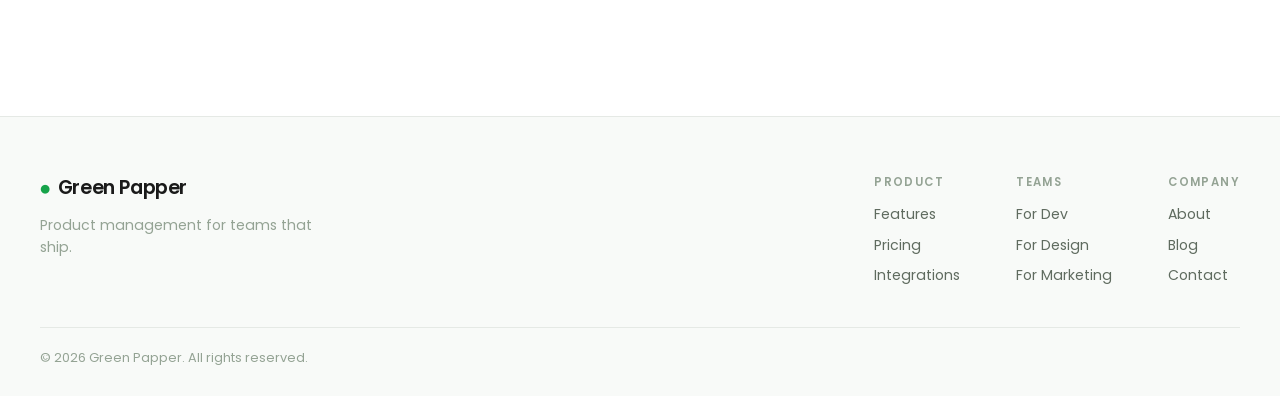
<file: blog-design-engineering-gap.html>
<!DOCTYPE html>
<html lang="en">
<head>
  <meta charset="UTF-8">
  <meta name="viewport" content="width=device-width, initial-scale=1.0">
  <title>Closing the Design-Engineering Gap — Green Papper Blog</title>
  <link rel="preconnect" href="https://fonts.googleapis.com">
  <link rel="preconnect" href="https://fonts.gstatic.com" crossorigin>
  <link href="https://fonts.googleapis.com/css2?family=Poppins:ital,wght@0,300;0,400;0,500;0,600;0,700;1,400;1,600&display=swap" rel="stylesheet">
  <link rel="stylesheet" href="styles.css">
  <link rel="stylesheet" href="pages.css">
</head>
<body>
  <div class="grain"></div>

  <!-- Navigation -->
  <nav class="nav">
    <div class="nav-inner">
      <a href="index.html" class="logo">
        <span class="logo-icon">&#9679;</span> Green Papper
      </a>
      <div class="nav-links">
        <a href="dev.html">Dev</a>
        <a href="design.html">Design</a>
        <a href="marketing.html">Marketing</a>
        <a href="pricing.html">Pricing</a>
        <a href="#" class="nav-cta">Get Started</a>
      </div>
      <button class="mobile-menu" aria-label="Menu">
        <span></span><span></span>
      </button>
    </div>
  </nav>

  <!-- Article Header -->
  <header class="hero page-hero" style="min-height: 55vh;">
    <a href="blog.html" class="hero-badge" style="cursor: pointer; transition: border-color 0.3s; border-color: rgba(244,114,182,0.3); color: var(--design-color);">&larr; Back to Blog</a>
    <div style="margin-bottom: 16px;">
      <span class="blog-card-badge" style="background: rgba(244,114,182,0.1); color: var(--design-color); display: inline-block;">Design</span>
    </div>
    <h1 class="hero-title">
      <span class="line line-1" style="font-size: clamp(2rem, 5vw, 4rem);">Closing the</span>
      <span class="line line-2" style="font-size: clamp(2rem, 5vw, 4rem);">Design-Engineering</span>
      <span class="line line-3" style="font-size: clamp(2.2rem, 5.5vw, 4.5rem); color: var(--design-color);">Gap.</span>
    </h1>
    <div class="blog-card-meta" style="margin-top: 24px; opacity: 0; animation: fadeUp 0.8s var(--ease-out) 0.8s forwards;">
      <span>Jordan Kim</span>
      <span class="blog-meta-dot">&middot;</span>
      <span>March 22, 2026</span>
      <span class="blog-meta-dot">&middot;</span>
      <span>7 min read</span>
    </div>
  </header>

  <!-- Article Body -->
  <article class="blog-article">
    <div class="blog-article-inner">

      <p class="blog-lead">The handoff between design and engineering is the most expensive moment in the product development cycle. It's where intent gets lost, quality erodes, and trust between teams breaks down. But it doesn't have to be this way.</p>

      <h2>The Real Cost of the Gap</h2>
      <p>When we talk about the "design-engineering gap," we're not just talking about Figma links that don't match what ships. We're talking about a systemic failure of context transfer.</p>
      <p>A designer spends two weeks researching, ideating, and crafting an interaction pattern that elegantly solves a user problem. They hand it off. The engineer opens the Figma file, sees the visual output, and builds it — but misses the <em>reasoning</em> behind the decisions. The spacing was intentional. The animation timing was tested with users. The edge case was considered and deliberately omitted.</p>
      <p>The result? A technically correct implementation that misses the design intent. And then the cycle begins: design reviews that feel adversarial, "pixel-pushing" tickets that frustrate engineers, and a growing resentment between two teams that should be collaborating.</p>

      <blockquote>
        "The gap between design and engineering isn't a handoff problem. It's a context problem."
      </blockquote>

      <h2>5 Patterns That Actually Work</h2>

      <h3>1. Involve Engineers in Design Exploration</h3>
      <p>The best design decisions happen when engineers are in the room — not to say "no," but to say "what if." Engineers bring knowledge of system constraints, performance implications, and existing component libraries that can dramatically improve design feasibility without compromising quality.</p>
      <p>Try this: invite one engineer to your next design exploration session. Not to review — to co-create. The dynamic changes immediately.</p>

      <h3>2. Attach Research to Specs, Not Separate Docs</h3>
      <p>When user research lives in a separate Notion doc or Google Drive folder, it becomes invisible to engineers. Instead, embed the key insights directly in the spec or ticket. The engineer should be able to answer "why does this design exist?" without leaving their workflow.</p>

      <h3>3. Design with Real Data and Constraints</h3>
      <p>Designs that use placeholder content ("Lorem ipsum," perfect profile photos, short usernames) set false expectations. When engineers implement with real data, the design breaks — long strings overflow, empty states look broken, loading states are missing.</p>
      <p>Design with the ugly data first. Your real users have 47-character email addresses and profile photos from 2012.</p>

      <h3>4. Build a Shared Component Language</h3>
      <p>When design components and code components have different names, every handoff becomes a translation exercise. "Is this a Card or a Panel? A Dialog or a Modal? A Badge or a Tag?"</p>
      <p>Invest in a shared naming system. When a designer says "use the ActionCard component," the engineer should know exactly what code to reach for — and vice versa.</p>

      <h3>5. Make Design QA a First-Class Step</h3>
      <p>Design review shouldn't happen after the PR is merged. Build design QA into your development workflow as a required step before merge. Give designers access to preview environments. Make it easy for them to flag issues with annotated screenshots rather than vague Slack messages.</p>

      <h2>The Infrastructure Layer</h2>
      <p>These patterns work best when they're supported by infrastructure. That means:</p>
      <ul>
        <li>Figma embeds that live inside tickets, not linked from them</li>
        <li>Design tokens that sync between Figma and code</li>
        <li>Preview deployments that designers can access without asking</li>
        <li>A component library tracker that shows what's designed vs. what's built</li>
      </ul>
      <p>Most teams try to solve this with process ("let's add a design review meeting"). Process helps, but infrastructure scales. When context travels with the work automatically, you don't need to rely on humans remembering to share it.</p>

      <blockquote>
        "Process helps, but infrastructure scales. When context travels with the work, handoffs disappear."
      </blockquote>

      <h2>A Different Kind of Collaboration</h2>
      <p>The teams that close this gap don't just ship better products — they enjoy building them more. When designers feel their intent is respected and engineers feel their constraints are understood, something shifts. The adversarial dynamic dissolves. What replaces it is genuine partnership.</p>
      <p>That's not soft, feel-good nonsense. It's a competitive advantage. Teams that collaborate well move faster, attract better talent, and build products users actually love.</p>

      <div class="blog-article-divider"></div>

      <p style="color: var(--text-muted); font-size: 0.9rem;"><em>Jordan Kim is the Head of Design at Green Papper. Previously, she was a design lead at Figma.</em></p>

    </div>
  </article>

  <!-- Related Posts -->
  <section class="features">
    <div class="section-header">
      <span class="section-tag">Keep Reading</span>
      <h2 class="section-title">Related posts.</h2>
    </div>

    <div class="feature-grid" style="grid-template-columns: repeat(2, 1fr);">
      <a href="blog-shipping-faster.html" class="blog-card">
        <div class="blog-card-badge" style="background: rgba(59,235,122,0.1); color: var(--accent);">Product Strategy</div>
        <h3 class="blog-card-title">Why Shipping Faster Starts with Better Alignment, Not Better Tools</h3>
        <div class="blog-card-meta">
          <span>Alex Chen</span>
          <span class="blog-meta-dot">&middot;</span>
          <span>March 28, 2026</span>
        </div>
      </a>
      <a href="blog-product-led-growth.html" class="blog-card">
        <div class="blog-card-badge" style="background: rgba(251,191,36,0.1); color: var(--sales-color);">Growth</div>
        <h3 class="blog-card-title">Product-Led Growth Isn't Just a GTM Strategy — It's an Org Design Choice</h3>
        <div class="blog-card-meta">
          <span>Alex Chen</span>
          <span class="blog-meta-dot">&middot;</span>
          <span>March 15, 2026</span>
        </div>
      </a>
    </div>
  </section>

  <!-- CTA -->
  <section class="cta-section">
    <div class="cta-inner" style="border-color: rgba(244, 114, 182, 0.15);">
      <h2>Ready to close the gap?</h2>
      <p>Give your design and engineering teams the shared context they need.</p>
      <div class="cta-actions">
        <a href="#" class="btn btn-primary btn-lg" style="background: var(--design-color);">Start Free Trial</a>
        <a href="contact.html" class="btn btn-ghost btn-lg">Book a Demo</a>
      </div>
    </div>
  </section>

  <!-- Footer -->
  <footer class="footer">
    <div class="footer-inner">
      <div class="footer-brand">
        <span class="logo"><span class="logo-icon">&#9679;</span> Green Papper</span>
        <p>Product management for teams that ship.</p>
      </div>
      <div class="footer-links">
        <div class="footer-col">
          <h5>Product</h5>
          <a href="index.html#features">Features</a>
          <a href="pricing.html">Pricing</a>
          <a href="integrations.html">Integrations</a>
        </div>
        <div class="footer-col">
          <h5>Teams</h5>
          <a href="dev.html">For Dev</a>
          <a href="design.html">For Design</a>
          <a href="marketing.html">For Marketing</a>
        </div>
        <div class="footer-col">
          <h5>Company</h5>
          <a href="about.html">About</a>
          <a href="blog.html">Blog</a>
          <a href="contact.html">Contact</a>
        </div>
      </div>
    </div>
    <div class="footer-bottom">
      <p>&copy; 2026 Green Papper. All rights reserved.</p>
    </div>
  </footer>

  <script src="script.js"></script>
</body>
</html>
</file>
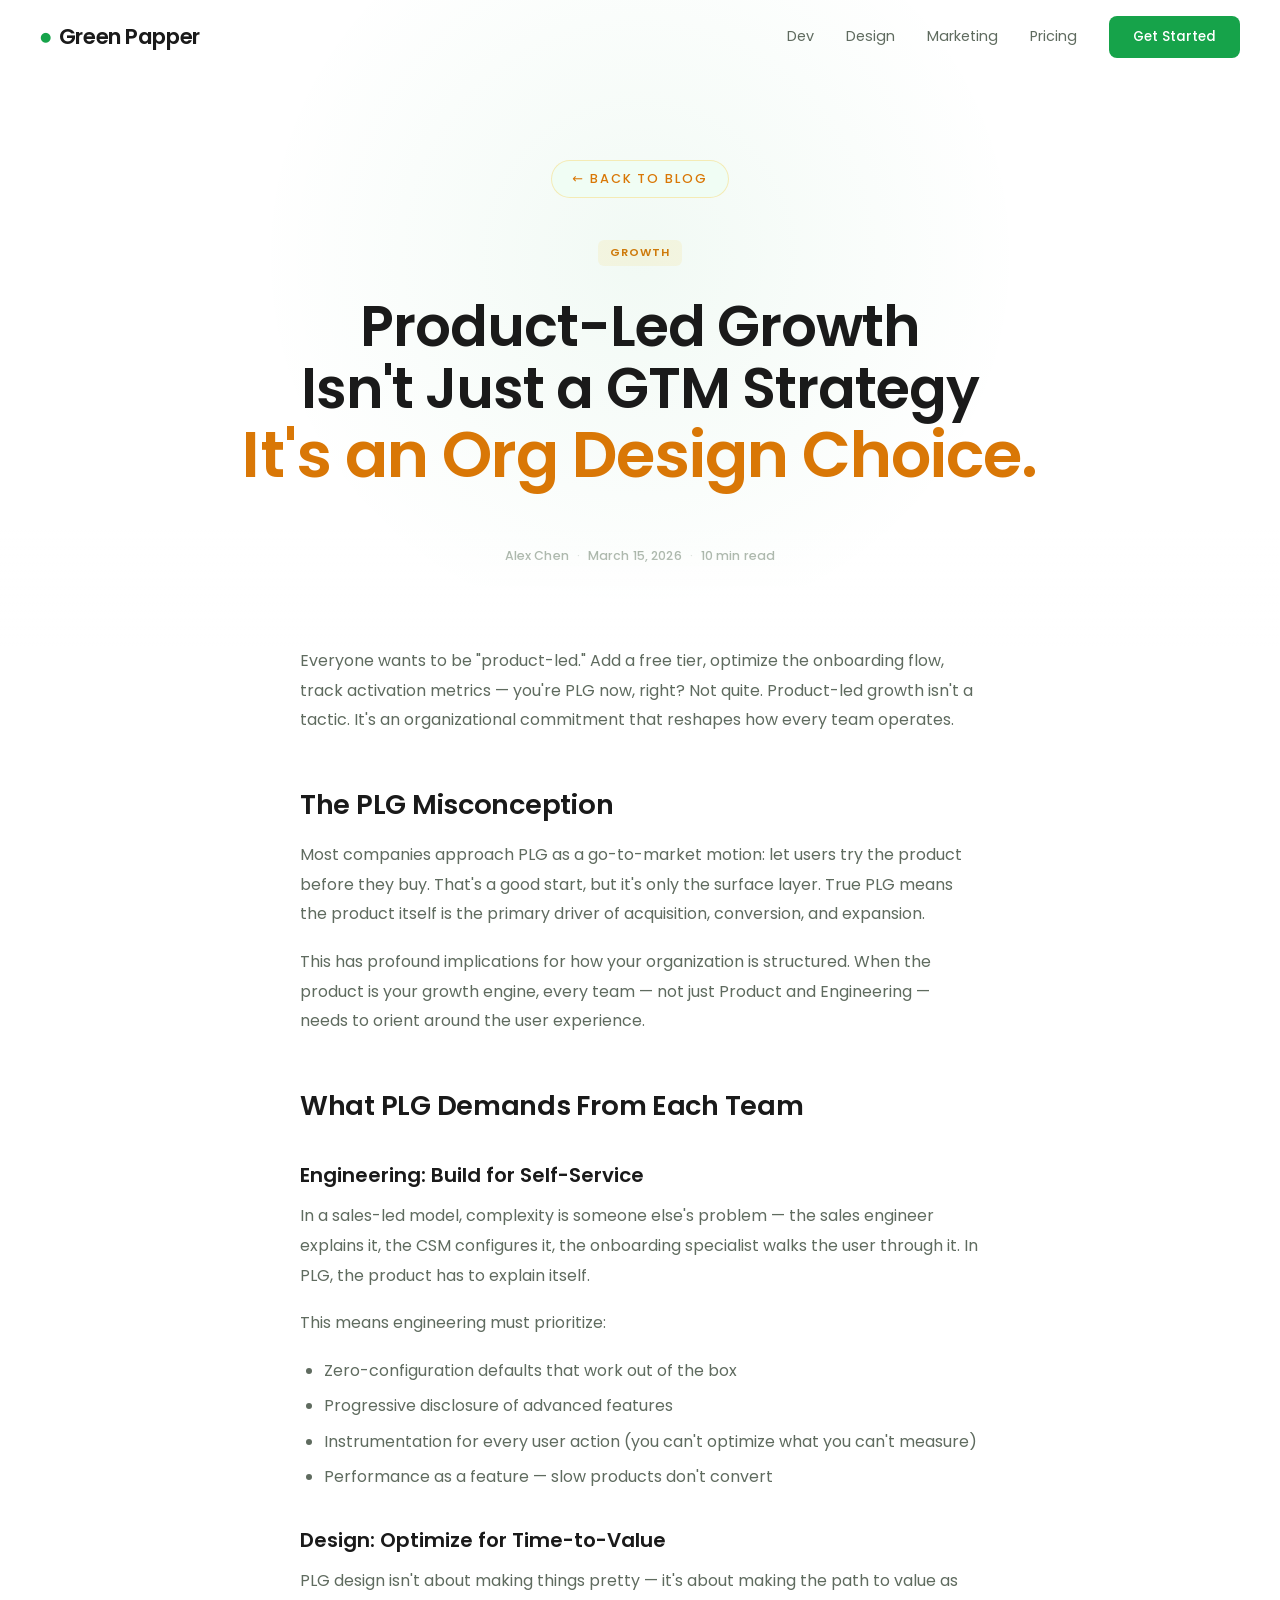
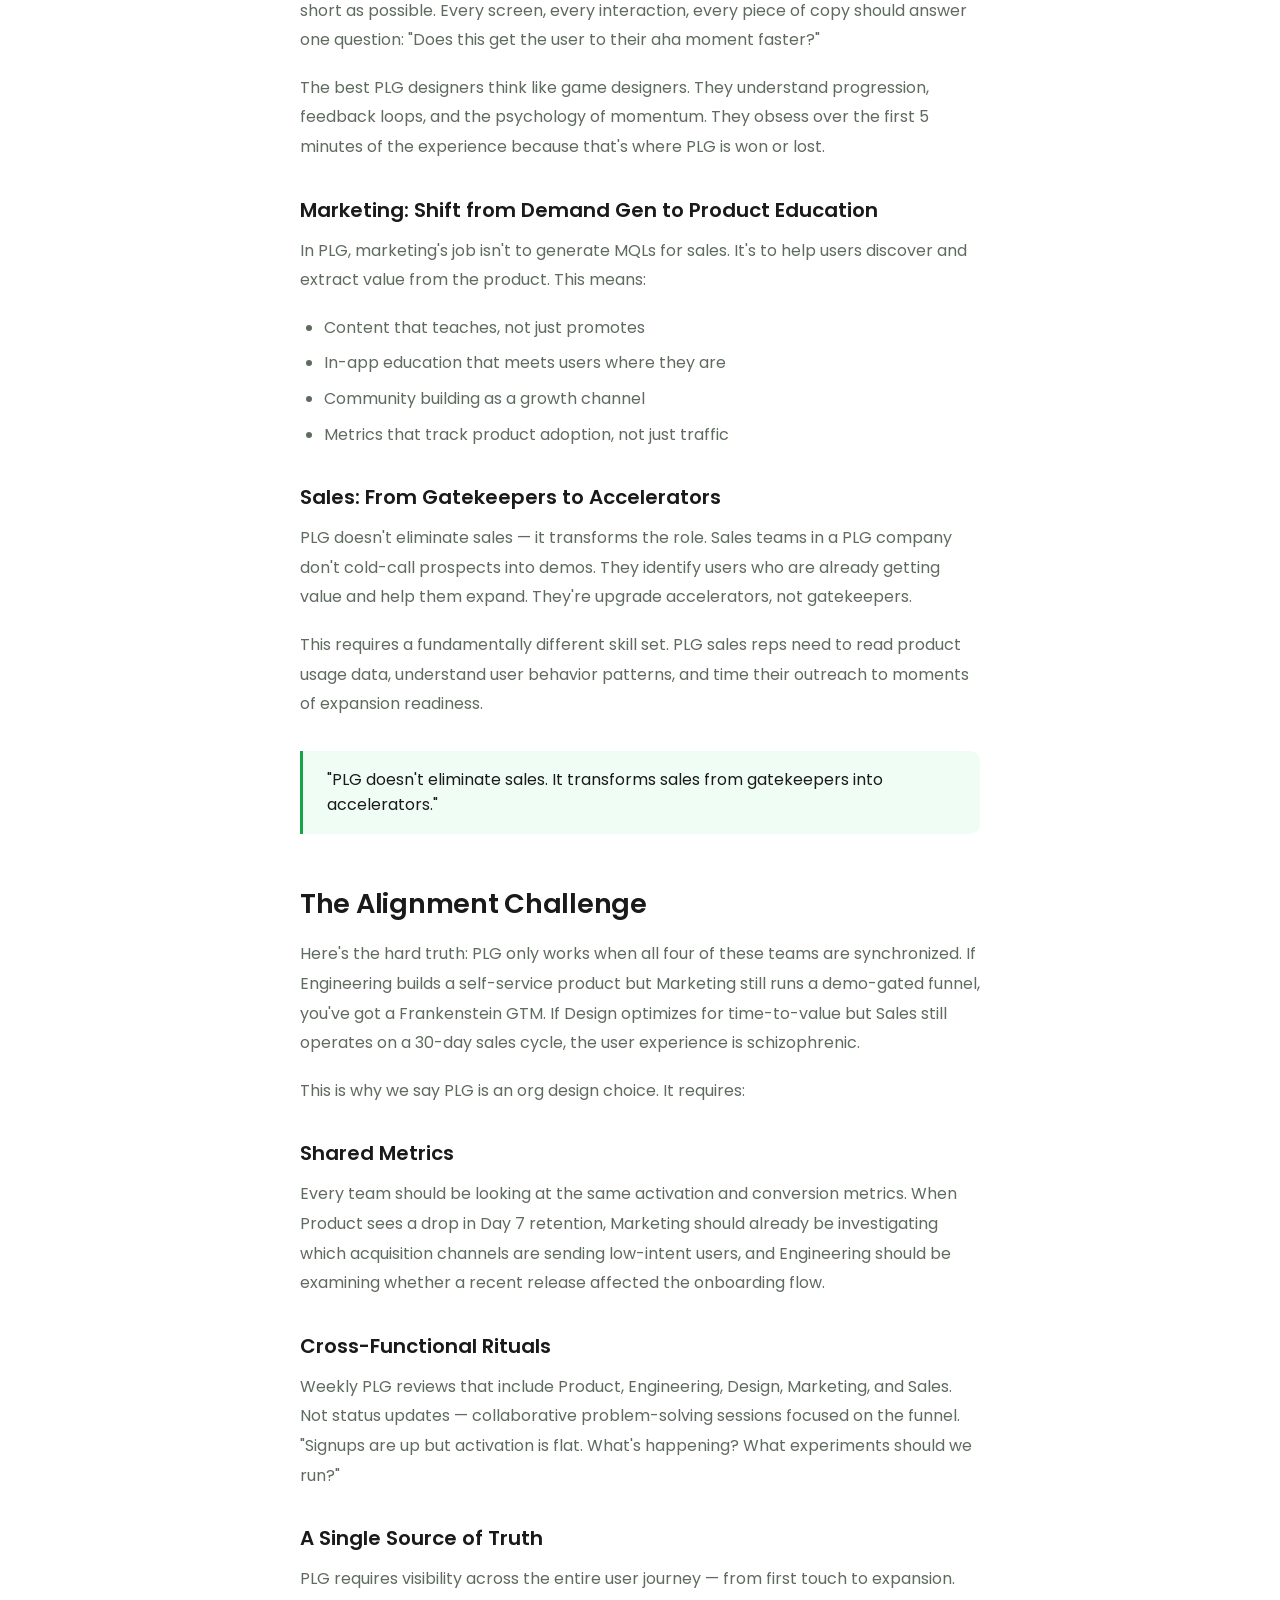
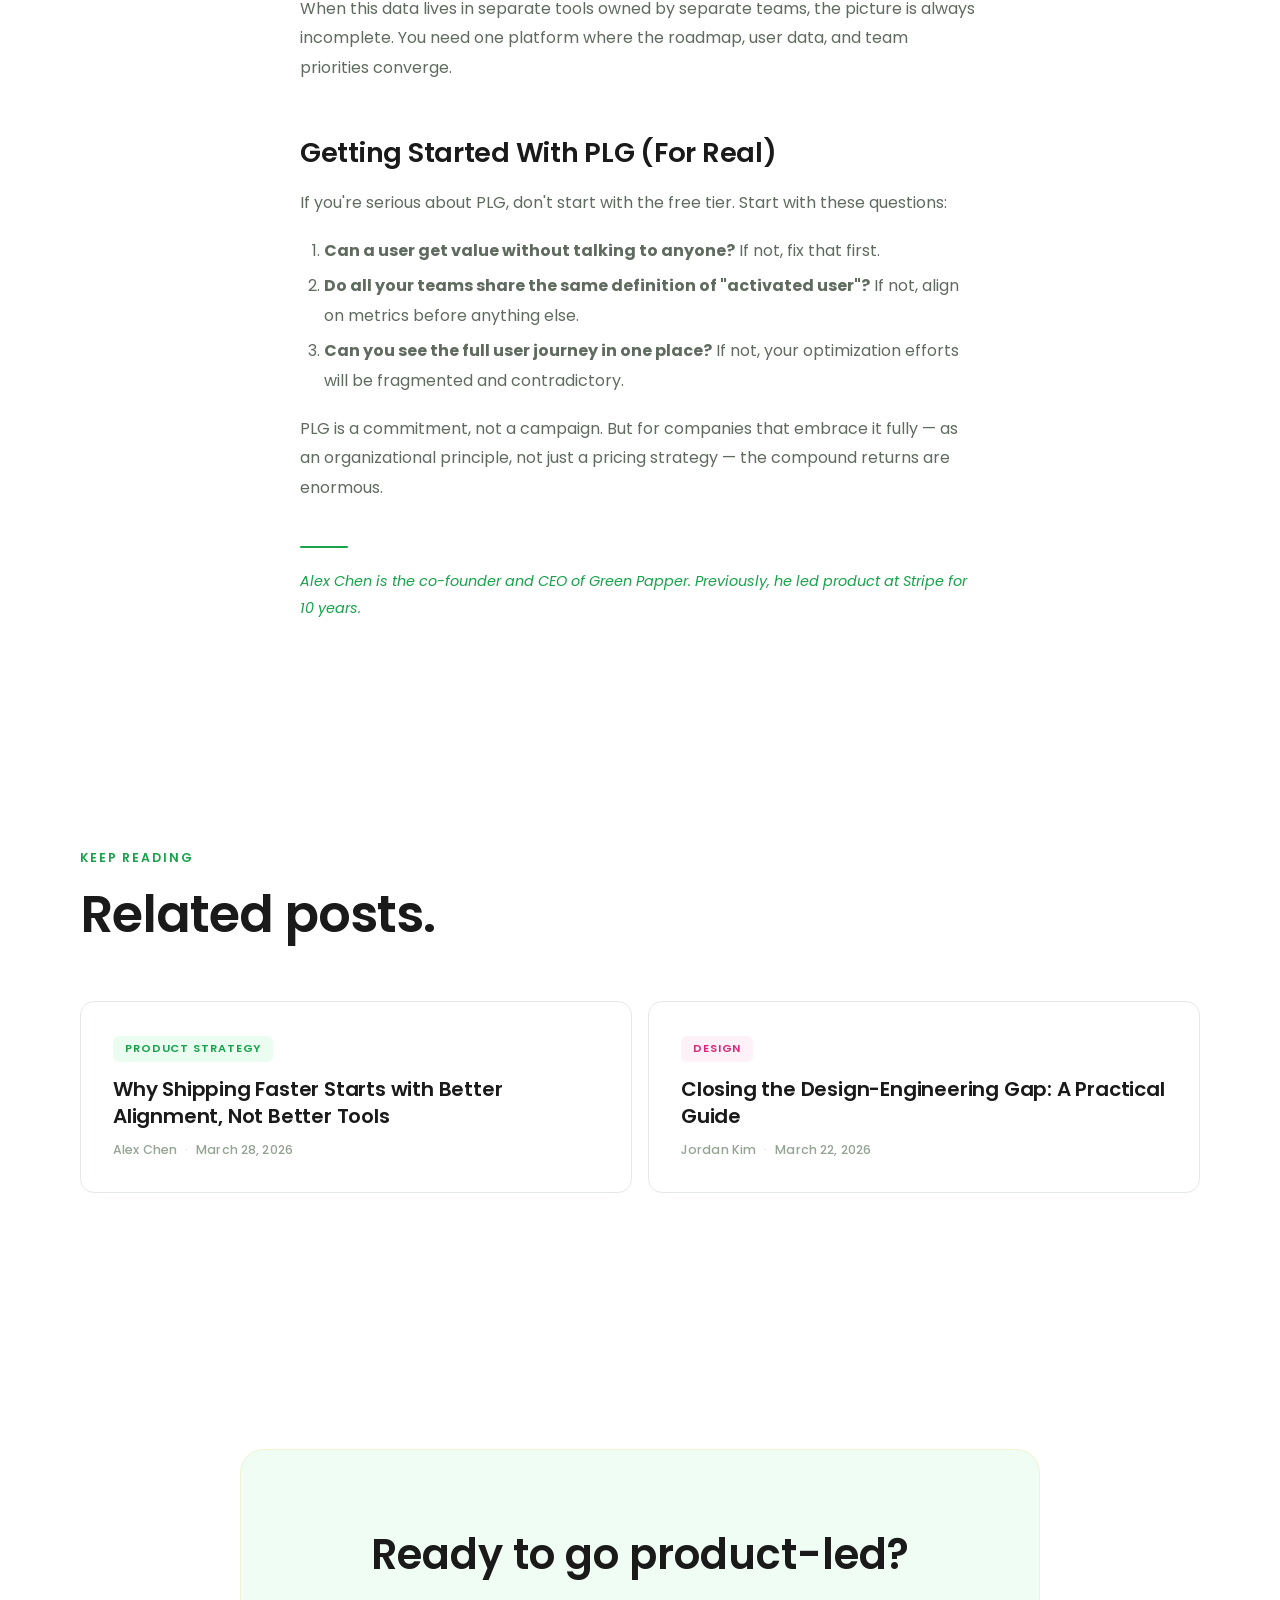
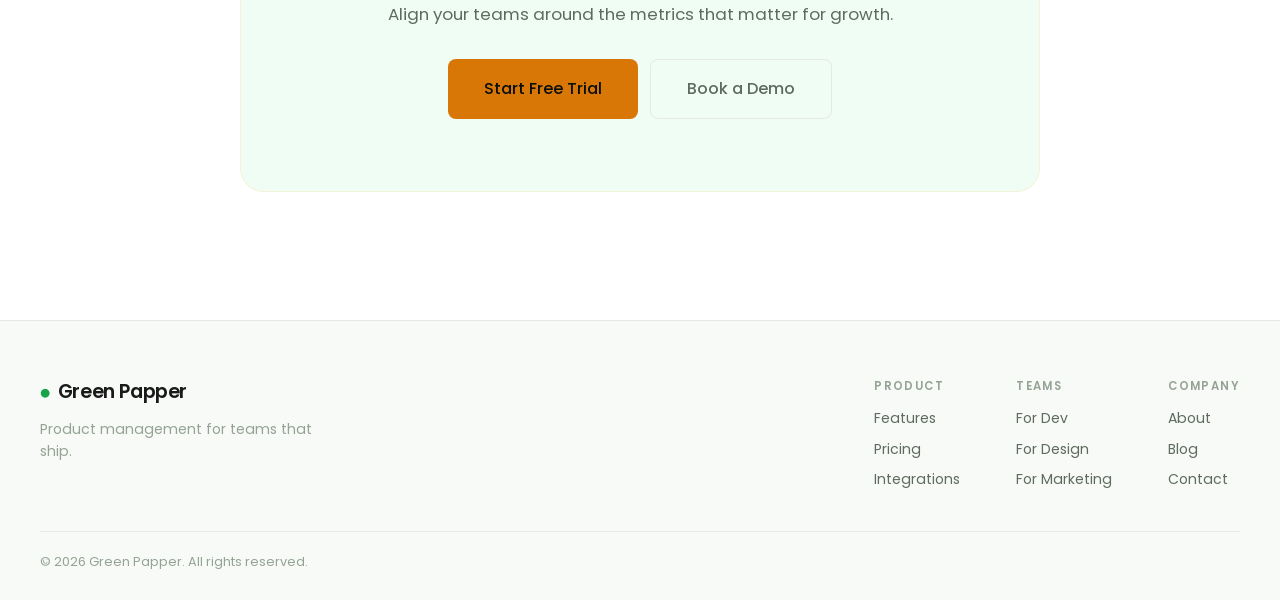
<file: blog-product-led-growth.html>
<!DOCTYPE html>
<html lang="en">
<head>
  <meta charset="UTF-8">
  <meta name="viewport" content="width=device-width, initial-scale=1.0">
  <title>Product-Led Growth Is an Org Design Choice — Green Papper Blog</title>
  <link rel="preconnect" href="https://fonts.googleapis.com">
  <link rel="preconnect" href="https://fonts.gstatic.com" crossorigin>
  <link href="https://fonts.googleapis.com/css2?family=Poppins:ital,wght@0,300;0,400;0,500;0,600;0,700;1,400;1,600&display=swap" rel="stylesheet">
  <link rel="stylesheet" href="styles.css">
  <link rel="stylesheet" href="pages.css">
</head>
<body>
  <div class="grain"></div>

  <!-- Navigation -->
  <nav class="nav">
    <div class="nav-inner">
      <a href="index.html" class="logo">
        <span class="logo-icon">&#9679;</span> Green Papper
      </a>
      <div class="nav-links">
        <a href="dev.html">Dev</a>
        <a href="design.html">Design</a>
        <a href="marketing.html">Marketing</a>
        <a href="pricing.html">Pricing</a>
        <a href="#" class="nav-cta">Get Started</a>
      </div>
      <button class="mobile-menu" aria-label="Menu">
        <span></span><span></span>
      </button>
    </div>
  </nav>

  <!-- Article Header -->
  <header class="hero page-hero" style="min-height: 55vh;">
    <a href="blog.html" class="hero-badge" style="cursor: pointer; transition: border-color 0.3s; border-color: rgba(251,191,36,0.3); color: var(--sales-color);">&larr; Back to Blog</a>
    <div style="margin-bottom: 16px;">
      <span class="blog-card-badge" style="background: rgba(251,191,36,0.1); color: var(--sales-color); display: inline-block;">Growth</span>
    </div>
    <h1 class="hero-title">
      <span class="line line-1" style="font-size: clamp(1.8rem, 4.5vw, 3.5rem);">Product-Led Growth</span>
      <span class="line line-2" style="font-size: clamp(1.8rem, 4.5vw, 3.5rem);">Isn't Just a GTM Strategy</span>
      <span class="line line-3" style="font-size: clamp(2rem, 5vw, 4rem); color: var(--sales-color);">It's an Org Design Choice.</span>
    </h1>
    <div class="blog-card-meta" style="margin-top: 24px; opacity: 0; animation: fadeUp 0.8s var(--ease-out) 0.8s forwards;">
      <span>Alex Chen</span>
      <span class="blog-meta-dot">&middot;</span>
      <span>March 15, 2026</span>
      <span class="blog-meta-dot">&middot;</span>
      <span>10 min read</span>
    </div>
  </header>

  <!-- Article Body -->
  <article class="blog-article">
    <div class="blog-article-inner">

      <p class="blog-lead">Everyone wants to be "product-led." Add a free tier, optimize the onboarding flow, track activation metrics — you're PLG now, right? Not quite. Product-led growth isn't a tactic. It's an organizational commitment that reshapes how every team operates.</p>

      <h2>The PLG Misconception</h2>
      <p>Most companies approach PLG as a go-to-market motion: let users try the product before they buy. That's a good start, but it's only the surface layer. True PLG means the product itself is the primary driver of acquisition, conversion, and expansion.</p>
      <p>This has profound implications for how your organization is structured. When the product is your growth engine, every team — not just Product and Engineering — needs to orient around the user experience.</p>

      <h2>What PLG Demands From Each Team</h2>

      <h3>Engineering: Build for Self-Service</h3>
      <p>In a sales-led model, complexity is someone else's problem — the sales engineer explains it, the CSM configures it, the onboarding specialist walks the user through it. In PLG, the product has to explain itself.</p>
      <p>This means engineering must prioritize:</p>
      <ul>
        <li>Zero-configuration defaults that work out of the box</li>
        <li>Progressive disclosure of advanced features</li>
        <li>Instrumentation for every user action (you can't optimize what you can't measure)</li>
        <li>Performance as a feature — slow products don't convert</li>
      </ul>

      <h3>Design: Optimize for Time-to-Value</h3>
      <p>PLG design isn't about making things pretty — it's about making the path to value as short as possible. Every screen, every interaction, every piece of copy should answer one question: "Does this get the user to their aha moment faster?"</p>
      <p>The best PLG designers think like game designers. They understand progression, feedback loops, and the psychology of momentum. They obsess over the first 5 minutes of the experience because that's where PLG is won or lost.</p>

      <h3>Marketing: Shift from Demand Gen to Product Education</h3>
      <p>In PLG, marketing's job isn't to generate MQLs for sales. It's to help users discover and extract value from the product. This means:</p>
      <ul>
        <li>Content that teaches, not just promotes</li>
        <li>In-app education that meets users where they are</li>
        <li>Community building as a growth channel</li>
        <li>Metrics that track product adoption, not just traffic</li>
      </ul>

      <h3>Sales: From Gatekeepers to Accelerators</h3>
      <p>PLG doesn't eliminate sales — it transforms the role. Sales teams in a PLG company don't cold-call prospects into demos. They identify users who are already getting value and help them expand. They're upgrade accelerators, not gatekeepers.</p>
      <p>This requires a fundamentally different skill set. PLG sales reps need to read product usage data, understand user behavior patterns, and time their outreach to moments of expansion readiness.</p>

      <blockquote>
        "PLG doesn't eliminate sales. It transforms sales from gatekeepers into accelerators."
      </blockquote>

      <h2>The Alignment Challenge</h2>
      <p>Here's the hard truth: PLG only works when all four of these teams are synchronized. If Engineering builds a self-service product but Marketing still runs a demo-gated funnel, you've got a Frankenstein GTM. If Design optimizes for time-to-value but Sales still operates on a 30-day sales cycle, the user experience is schizophrenic.</p>
      <p>This is why we say PLG is an org design choice. It requires:</p>

      <h3>Shared Metrics</h3>
      <p>Every team should be looking at the same activation and conversion metrics. When Product sees a drop in Day 7 retention, Marketing should already be investigating which acquisition channels are sending low-intent users, and Engineering should be examining whether a recent release affected the onboarding flow.</p>

      <h3>Cross-Functional Rituals</h3>
      <p>Weekly PLG reviews that include Product, Engineering, Design, Marketing, and Sales. Not status updates — collaborative problem-solving sessions focused on the funnel. "Signups are up but activation is flat. What's happening? What experiments should we run?"</p>

      <h3>A Single Source of Truth</h3>
      <p>PLG requires visibility across the entire user journey — from first touch to expansion. When this data lives in separate tools owned by separate teams, the picture is always incomplete. You need one platform where the roadmap, user data, and team priorities converge.</p>

      <h2>Getting Started With PLG (For Real)</h2>
      <p>If you're serious about PLG, don't start with the free tier. Start with these questions:</p>
      <ol>
        <li><strong>Can a user get value without talking to anyone?</strong> If not, fix that first.</li>
        <li><strong>Do all your teams share the same definition of "activated user"?</strong> If not, align on metrics before anything else.</li>
        <li><strong>Can you see the full user journey in one place?</strong> If not, your optimization efforts will be fragmented and contradictory.</li>
      </ol>
      <p>PLG is a commitment, not a campaign. But for companies that embrace it fully — as an organizational principle, not just a pricing strategy — the compound returns are enormous.</p>

      <div class="blog-article-divider"></div>

      <p style="color: var(--text-muted); font-size: 0.9rem;"><em>Alex Chen is the co-founder and CEO of Green Papper. Previously, he led product at Stripe for 10 years.</em></p>

    </div>
  </article>

  <!-- Related Posts -->
  <section class="features">
    <div class="section-header">
      <span class="section-tag">Keep Reading</span>
      <h2 class="section-title">Related posts.</h2>
    </div>

    <div class="feature-grid" style="grid-template-columns: repeat(2, 1fr);">
      <a href="blog-shipping-faster.html" class="blog-card">
        <div class="blog-card-badge" style="background: rgba(59,235,122,0.1); color: var(--accent);">Product Strategy</div>
        <h3 class="blog-card-title">Why Shipping Faster Starts with Better Alignment, Not Better Tools</h3>
        <div class="blog-card-meta">
          <span>Alex Chen</span>
          <span class="blog-meta-dot">&middot;</span>
          <span>March 28, 2026</span>
        </div>
      </a>
      <a href="blog-design-engineering-gap.html" class="blog-card">
        <div class="blog-card-badge" style="background: rgba(244,114,182,0.1); color: var(--design-color);">Design</div>
        <h3 class="blog-card-title">Closing the Design-Engineering Gap: A Practical Guide</h3>
        <div class="blog-card-meta">
          <span>Jordan Kim</span>
          <span class="blog-meta-dot">&middot;</span>
          <span>March 22, 2026</span>
        </div>
      </a>
    </div>
  </section>

  <!-- CTA -->
  <section class="cta-section">
    <div class="cta-inner" style="border-color: rgba(251, 191, 36, 0.15);">
      <h2>Ready to go product-led?</h2>
      <p>Align your teams around the metrics that matter for growth.</p>
      <div class="cta-actions">
        <a href="#" class="btn btn-primary btn-lg" style="background: var(--sales-color); color: #0a0f0a;">Start Free Trial</a>
        <a href="contact.html" class="btn btn-ghost btn-lg">Book a Demo</a>
      </div>
    </div>
  </section>

  <!-- Footer -->
  <footer class="footer">
    <div class="footer-inner">
      <div class="footer-brand">
        <span class="logo"><span class="logo-icon">&#9679;</span> Green Papper</span>
        <p>Product management for teams that ship.</p>
      </div>
      <div class="footer-links">
        <div class="footer-col">
          <h5>Product</h5>
          <a href="index.html#features">Features</a>
          <a href="pricing.html">Pricing</a>
          <a href="integrations.html">Integrations</a>
        </div>
        <div class="footer-col">
          <h5>Teams</h5>
          <a href="dev.html">For Dev</a>
          <a href="design.html">For Design</a>
          <a href="marketing.html">For Marketing</a>
        </div>
        <div class="footer-col">
          <h5>Company</h5>
          <a href="about.html">About</a>
          <a href="blog.html">Blog</a>
          <a href="contact.html">Contact</a>
        </div>
      </div>
    </div>
    <div class="footer-bottom">
      <p>&copy; 2026 Green Papper. All rights reserved.</p>
    </div>
  </footer>

  <script src="script.js"></script>
</body>
</html>
</file>
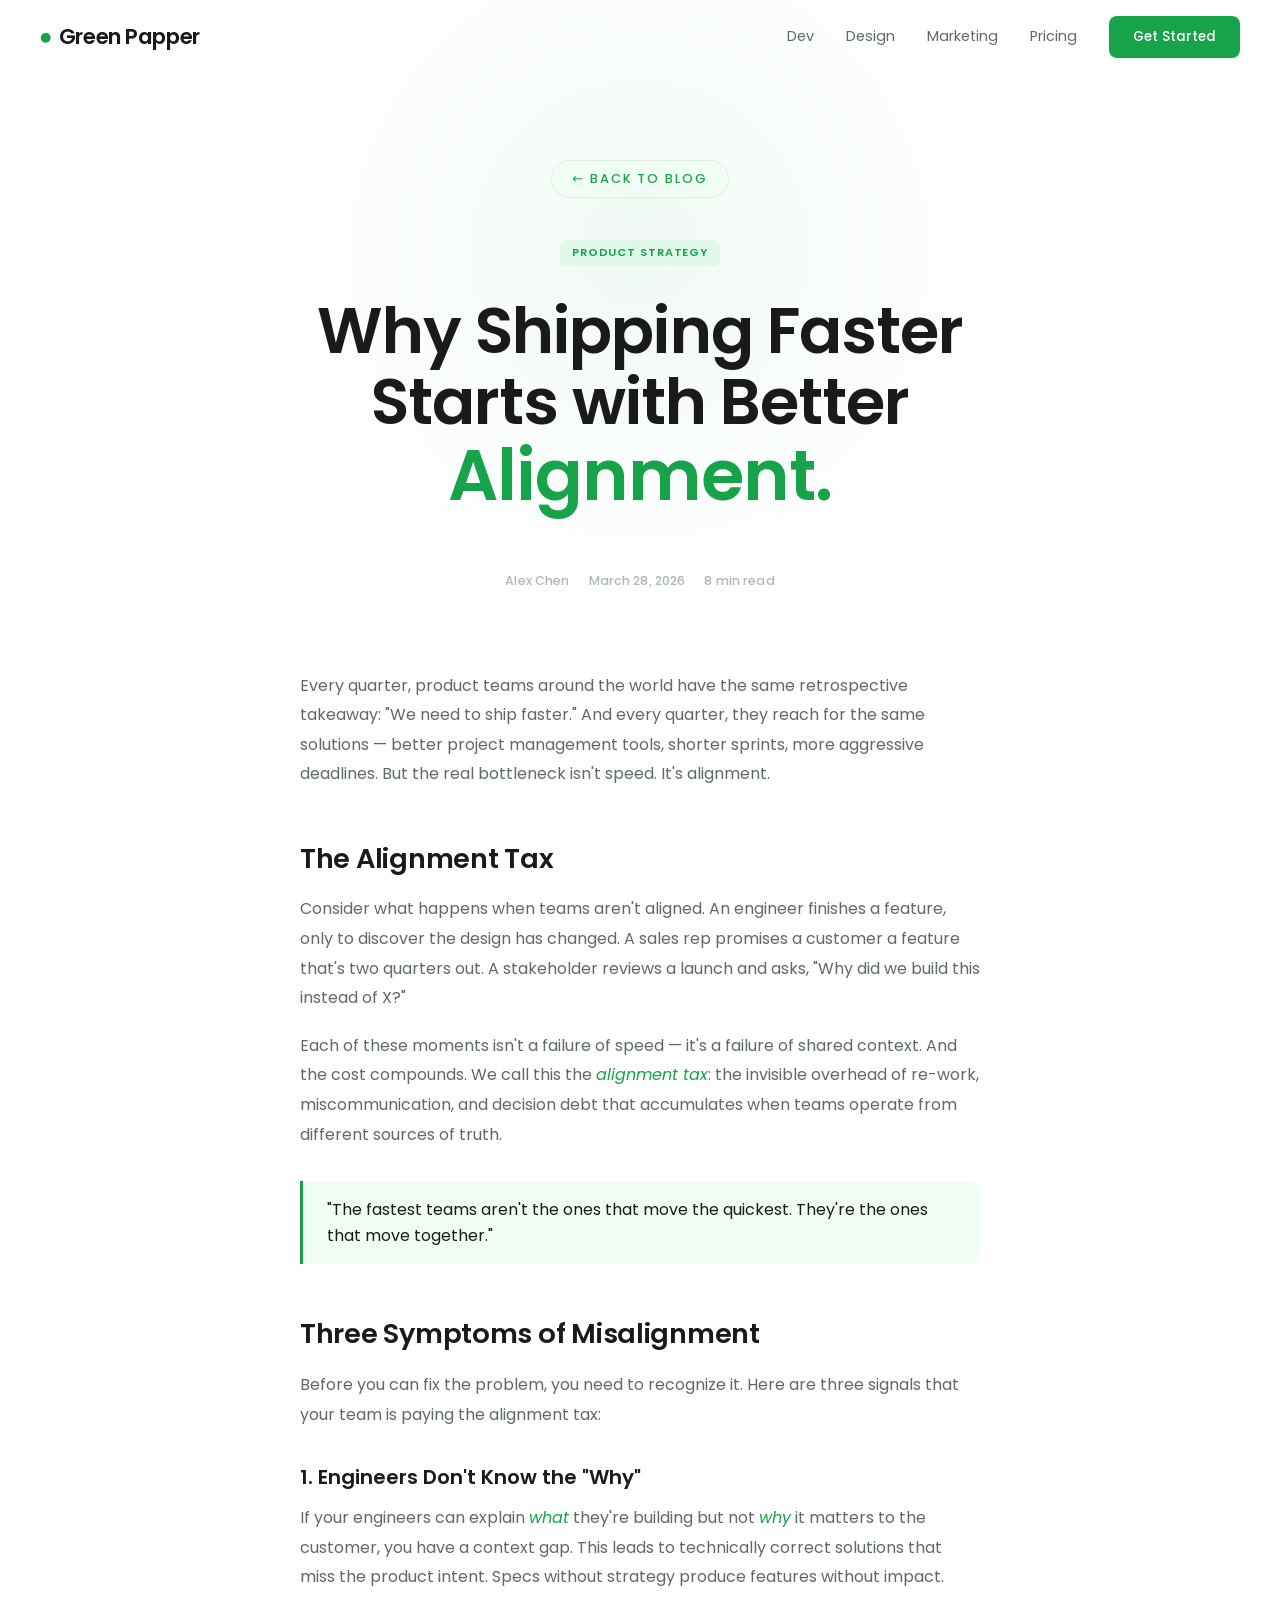
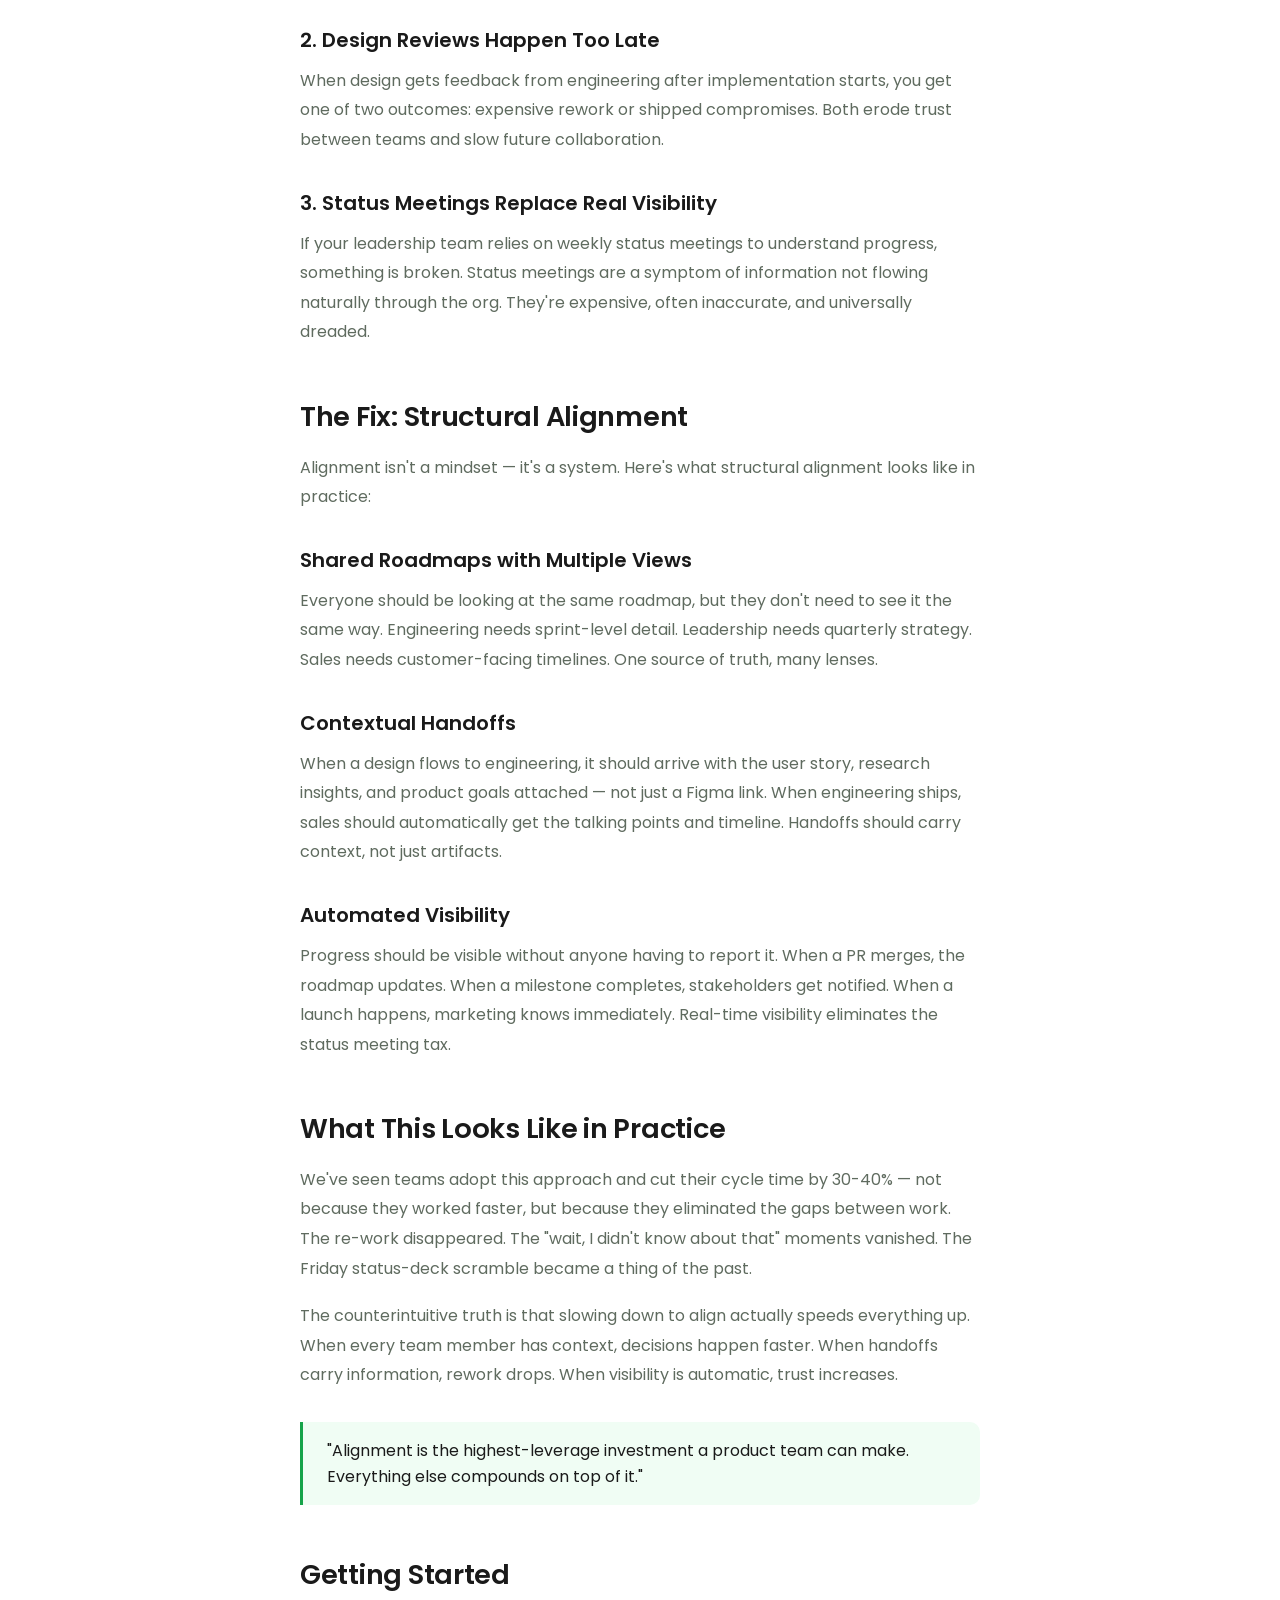
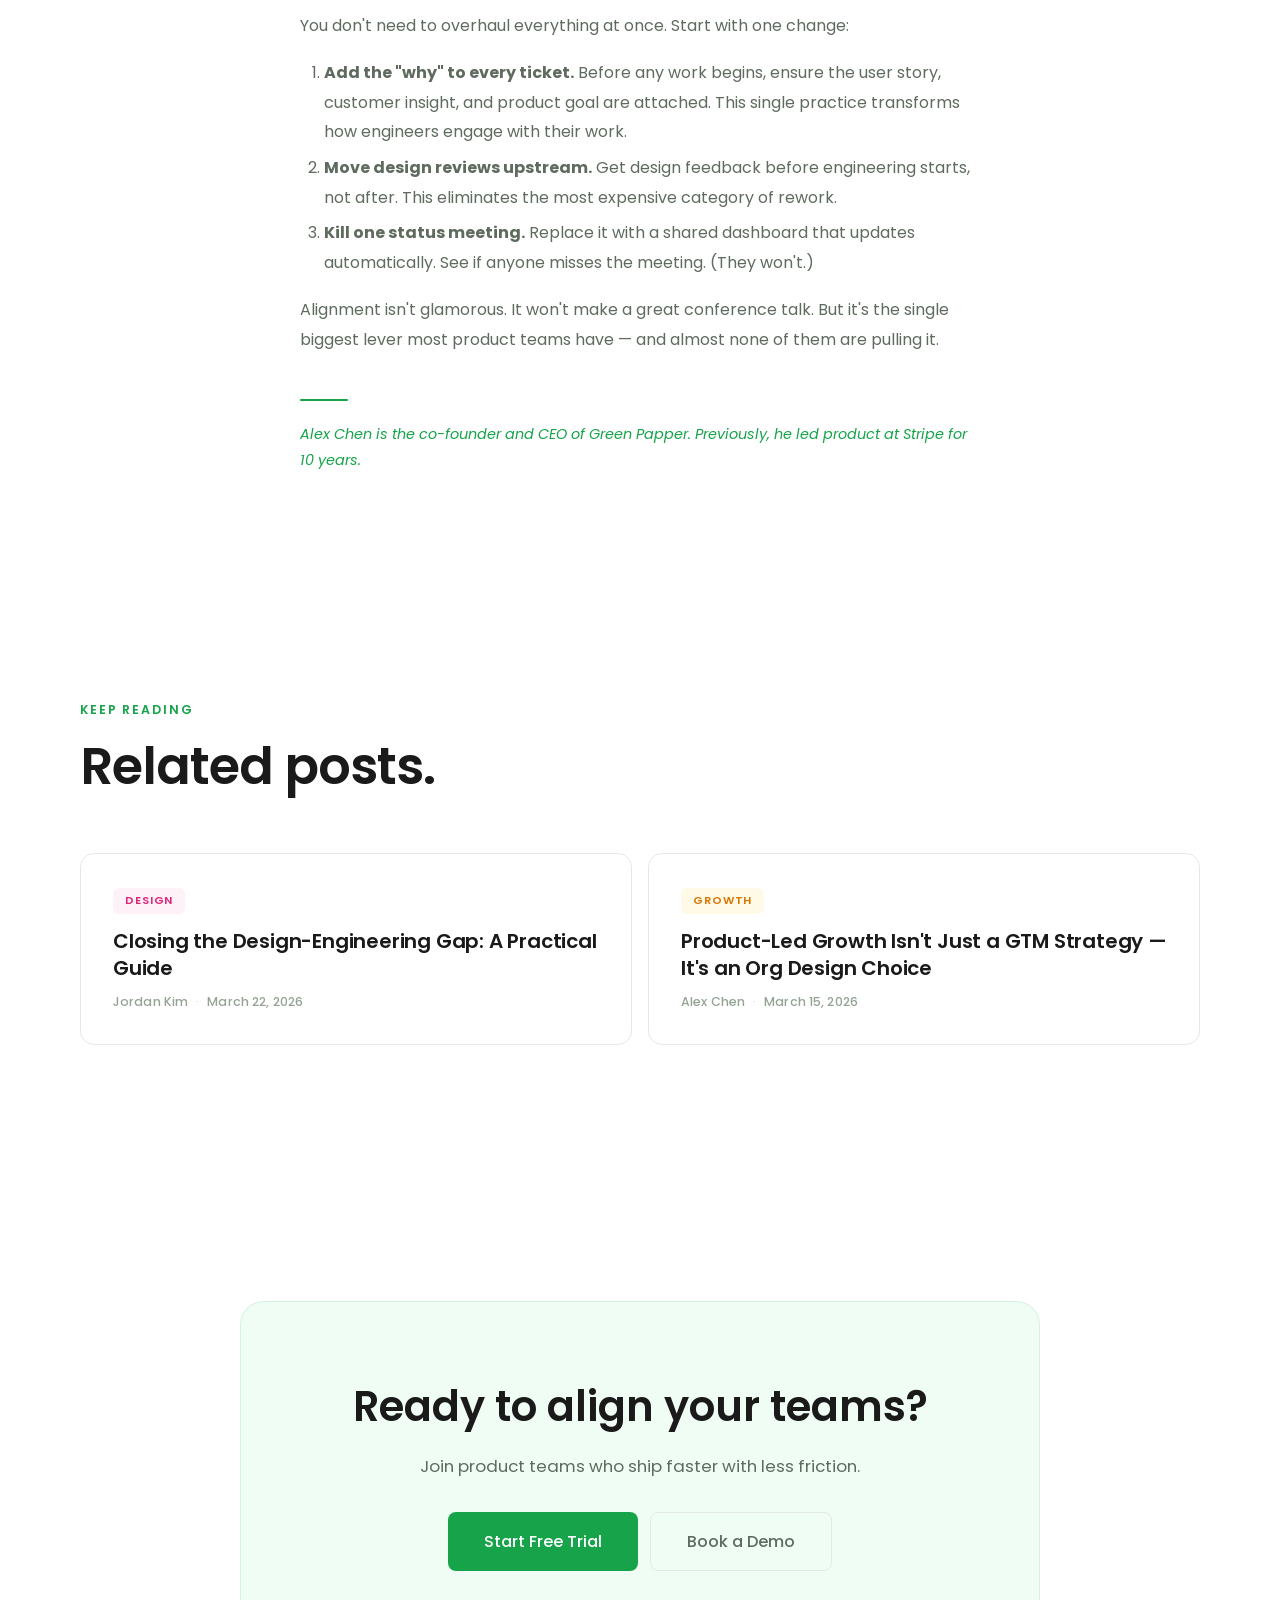
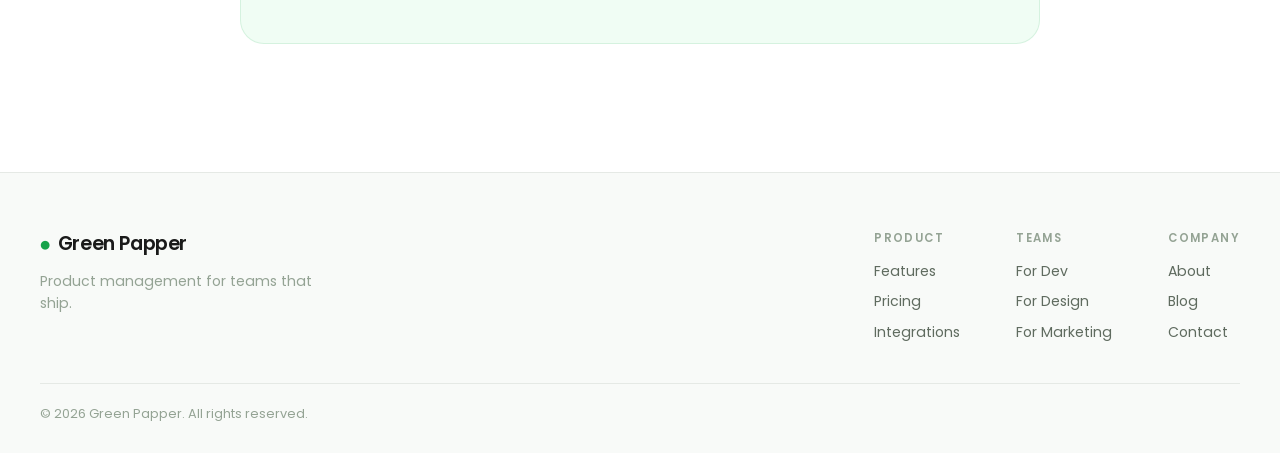
<file: blog-shipping-faster.html>
<!DOCTYPE html>
<html lang="en">
<head>
  <meta charset="UTF-8">
  <meta name="viewport" content="width=device-width, initial-scale=1.0">
  <title>Why Shipping Faster Starts with Better Alignment — Green Papper Blog</title>
  <link rel="preconnect" href="https://fonts.googleapis.com">
  <link rel="preconnect" href="https://fonts.gstatic.com" crossorigin>
  <link href="https://fonts.googleapis.com/css2?family=Poppins:ital,wght@0,300;0,400;0,500;0,600;0,700;1,400;1,600&display=swap" rel="stylesheet">
  <link rel="stylesheet" href="styles.css">
  <link rel="stylesheet" href="pages.css">
</head>
<body>
  <div class="grain"></div>

  <!-- Navigation -->
  <nav class="nav">
    <div class="nav-inner">
      <a href="index.html" class="logo">
        <span class="logo-icon">&#9679;</span> Green Papper
      </a>
      <div class="nav-links">
        <a href="dev.html">Dev</a>
        <a href="design.html">Design</a>
        <a href="marketing.html">Marketing</a>
        <a href="pricing.html">Pricing</a>
        <a href="#" class="nav-cta">Get Started</a>
      </div>
      <button class="mobile-menu" aria-label="Menu">
        <span></span><span></span>
      </button>
    </div>
  </nav>

  <!-- Article Header -->
  <header class="hero page-hero" style="min-height: 55vh;">
    <a href="blog.html" class="hero-badge" style="cursor: pointer; transition: border-color 0.3s;">&larr; Back to Blog</a>
    <div style="margin-bottom: 16px;">
      <span class="blog-card-badge" style="background: rgba(59,235,122,0.1); color: var(--accent); display: inline-block;">Product Strategy</span>
    </div>
    <h1 class="hero-title">
      <span class="line line-1" style="font-size: clamp(2rem, 5vw, 4rem);">Why Shipping Faster</span>
      <span class="line line-2" style="font-size: clamp(2rem, 5vw, 4rem);">Starts with Better</span>
      <span class="line line-3" style="font-size: clamp(2.2rem, 5.5vw, 4.5rem);">Alignment.</span>
    </h1>
    <div class="blog-card-meta" style="margin-top: 24px; opacity: 0; animation: fadeUp 0.8s var(--ease-out) 0.8s forwards;">
      <span>Alex Chen</span>
      <span class="blog-meta-dot">&middot;</span>
      <span>March 28, 2026</span>
      <span class="blog-meta-dot">&middot;</span>
      <span>8 min read</span>
    </div>
  </header>

  <!-- Article Body -->
  <article class="blog-article">
    <div class="blog-article-inner">

      <p class="blog-lead">Every quarter, product teams around the world have the same retrospective takeaway: "We need to ship faster." And every quarter, they reach for the same solutions — better project management tools, shorter sprints, more aggressive deadlines. But the real bottleneck isn't speed. It's alignment.</p>

      <h2>The Alignment Tax</h2>
      <p>Consider what happens when teams aren't aligned. An engineer finishes a feature, only to discover the design has changed. A sales rep promises a customer a feature that's two quarters out. A stakeholder reviews a launch and asks, "Why did we build this instead of X?"</p>
      <p>Each of these moments isn't a failure of speed — it's a failure of shared context. And the cost compounds. We call this the <em>alignment tax</em>: the invisible overhead of re-work, miscommunication, and decision debt that accumulates when teams operate from different sources of truth.</p>

      <blockquote>
        "The fastest teams aren't the ones that move the quickest. They're the ones that move together."
      </blockquote>

      <h2>Three Symptoms of Misalignment</h2>
      <p>Before you can fix the problem, you need to recognize it. Here are three signals that your team is paying the alignment tax:</p>

      <h3>1. Engineers Don't Know the "Why"</h3>
      <p>If your engineers can explain <em>what</em> they're building but not <em>why</em> it matters to the customer, you have a context gap. This leads to technically correct solutions that miss the product intent. Specs without strategy produce features without impact.</p>

      <h3>2. Design Reviews Happen Too Late</h3>
      <p>When design gets feedback from engineering after implementation starts, you get one of two outcomes: expensive rework or shipped compromises. Both erode trust between teams and slow future collaboration.</p>

      <h3>3. Status Meetings Replace Real Visibility</h3>
      <p>If your leadership team relies on weekly status meetings to understand progress, something is broken. Status meetings are a symptom of information not flowing naturally through the org. They're expensive, often inaccurate, and universally dreaded.</p>

      <h2>The Fix: Structural Alignment</h2>
      <p>Alignment isn't a mindset — it's a system. Here's what structural alignment looks like in practice:</p>

      <h3>Shared Roadmaps with Multiple Views</h3>
      <p>Everyone should be looking at the same roadmap, but they don't need to see it the same way. Engineering needs sprint-level detail. Leadership needs quarterly strategy. Sales needs customer-facing timelines. One source of truth, many lenses.</p>

      <h3>Contextual Handoffs</h3>
      <p>When a design flows to engineering, it should arrive with the user story, research insights, and product goals attached — not just a Figma link. When engineering ships, sales should automatically get the talking points and timeline. Handoffs should carry context, not just artifacts.</p>

      <h3>Automated Visibility</h3>
      <p>Progress should be visible without anyone having to report it. When a PR merges, the roadmap updates. When a milestone completes, stakeholders get notified. When a launch happens, marketing knows immediately. Real-time visibility eliminates the status meeting tax.</p>

      <h2>What This Looks Like in Practice</h2>
      <p>We've seen teams adopt this approach and cut their cycle time by 30-40% — not because they worked faster, but because they eliminated the gaps between work. The re-work disappeared. The "wait, I didn't know about that" moments vanished. The Friday status-deck scramble became a thing of the past.</p>
      <p>The counterintuitive truth is that slowing down to align actually speeds everything up. When every team member has context, decisions happen faster. When handoffs carry information, rework drops. When visibility is automatic, trust increases.</p>

      <blockquote>
        "Alignment is the highest-leverage investment a product team can make. Everything else compounds on top of it."
      </blockquote>

      <h2>Getting Started</h2>
      <p>You don't need to overhaul everything at once. Start with one change:</p>
      <ol>
        <li><strong>Add the "why" to every ticket.</strong> Before any work begins, ensure the user story, customer insight, and product goal are attached. This single practice transforms how engineers engage with their work.</li>
        <li><strong>Move design reviews upstream.</strong> Get design feedback before engineering starts, not after. This eliminates the most expensive category of rework.</li>
        <li><strong>Kill one status meeting.</strong> Replace it with a shared dashboard that updates automatically. See if anyone misses the meeting. (They won't.)</li>
      </ol>
      <p>Alignment isn't glamorous. It won't make a great conference talk. But it's the single biggest lever most product teams have — and almost none of them are pulling it.</p>

      <div class="blog-article-divider"></div>

      <p style="color: var(--text-muted); font-size: 0.9rem;"><em>Alex Chen is the co-founder and CEO of Green Papper. Previously, he led product at Stripe for 10 years.</em></p>

    </div>
  </article>

  <!-- Related Posts -->
  <section class="features">
    <div class="section-header">
      <span class="section-tag">Keep Reading</span>
      <h2 class="section-title">Related posts.</h2>
    </div>

    <div class="feature-grid" style="grid-template-columns: repeat(2, 1fr);">
      <a href="blog-design-engineering-gap.html" class="blog-card">
        <div class="blog-card-badge" style="background: rgba(244,114,182,0.1); color: var(--design-color);">Design</div>
        <h3 class="blog-card-title">Closing the Design-Engineering Gap: A Practical Guide</h3>
        <div class="blog-card-meta">
          <span>Jordan Kim</span>
          <span class="blog-meta-dot">&middot;</span>
          <span>March 22, 2026</span>
        </div>
      </a>
      <a href="blog-product-led-growth.html" class="blog-card">
        <div class="blog-card-badge" style="background: rgba(251,191,36,0.1); color: var(--sales-color);">Growth</div>
        <h3 class="blog-card-title">Product-Led Growth Isn't Just a GTM Strategy — It's an Org Design Choice</h3>
        <div class="blog-card-meta">
          <span>Alex Chen</span>
          <span class="blog-meta-dot">&middot;</span>
          <span>March 15, 2026</span>
        </div>
      </a>
    </div>
  </section>

  <!-- CTA -->
  <section class="cta-section">
    <div class="cta-inner">
      <h2>Ready to align your teams?</h2>
      <p>Join product teams who ship faster with less friction.</p>
      <div class="cta-actions">
        <a href="#" class="btn btn-primary btn-lg">Start Free Trial</a>
        <a href="contact.html" class="btn btn-ghost btn-lg">Book a Demo</a>
      </div>
    </div>
  </section>

  <!-- Footer -->
  <footer class="footer">
    <div class="footer-inner">
      <div class="footer-brand">
        <span class="logo"><span class="logo-icon">&#9679;</span> Green Papper</span>
        <p>Product management for teams that ship.</p>
      </div>
      <div class="footer-links">
        <div class="footer-col">
          <h5>Product</h5>
          <a href="index.html#features">Features</a>
          <a href="pricing.html">Pricing</a>
          <a href="integrations.html">Integrations</a>
        </div>
        <div class="footer-col">
          <h5>Teams</h5>
          <a href="dev.html">For Dev</a>
          <a href="design.html">For Design</a>
          <a href="marketing.html">For Marketing</a>
        </div>
        <div class="footer-col">
          <h5>Company</h5>
          <a href="about.html">About</a>
          <a href="blog.html">Blog</a>
          <a href="contact.html">Contact</a>
        </div>
      </div>
    </div>
    <div class="footer-bottom">
      <p>&copy; 2026 Green Papper. All rights reserved.</p>
    </div>
  </footer>

  <script src="script.js"></script>
</body>
</html>
</file>
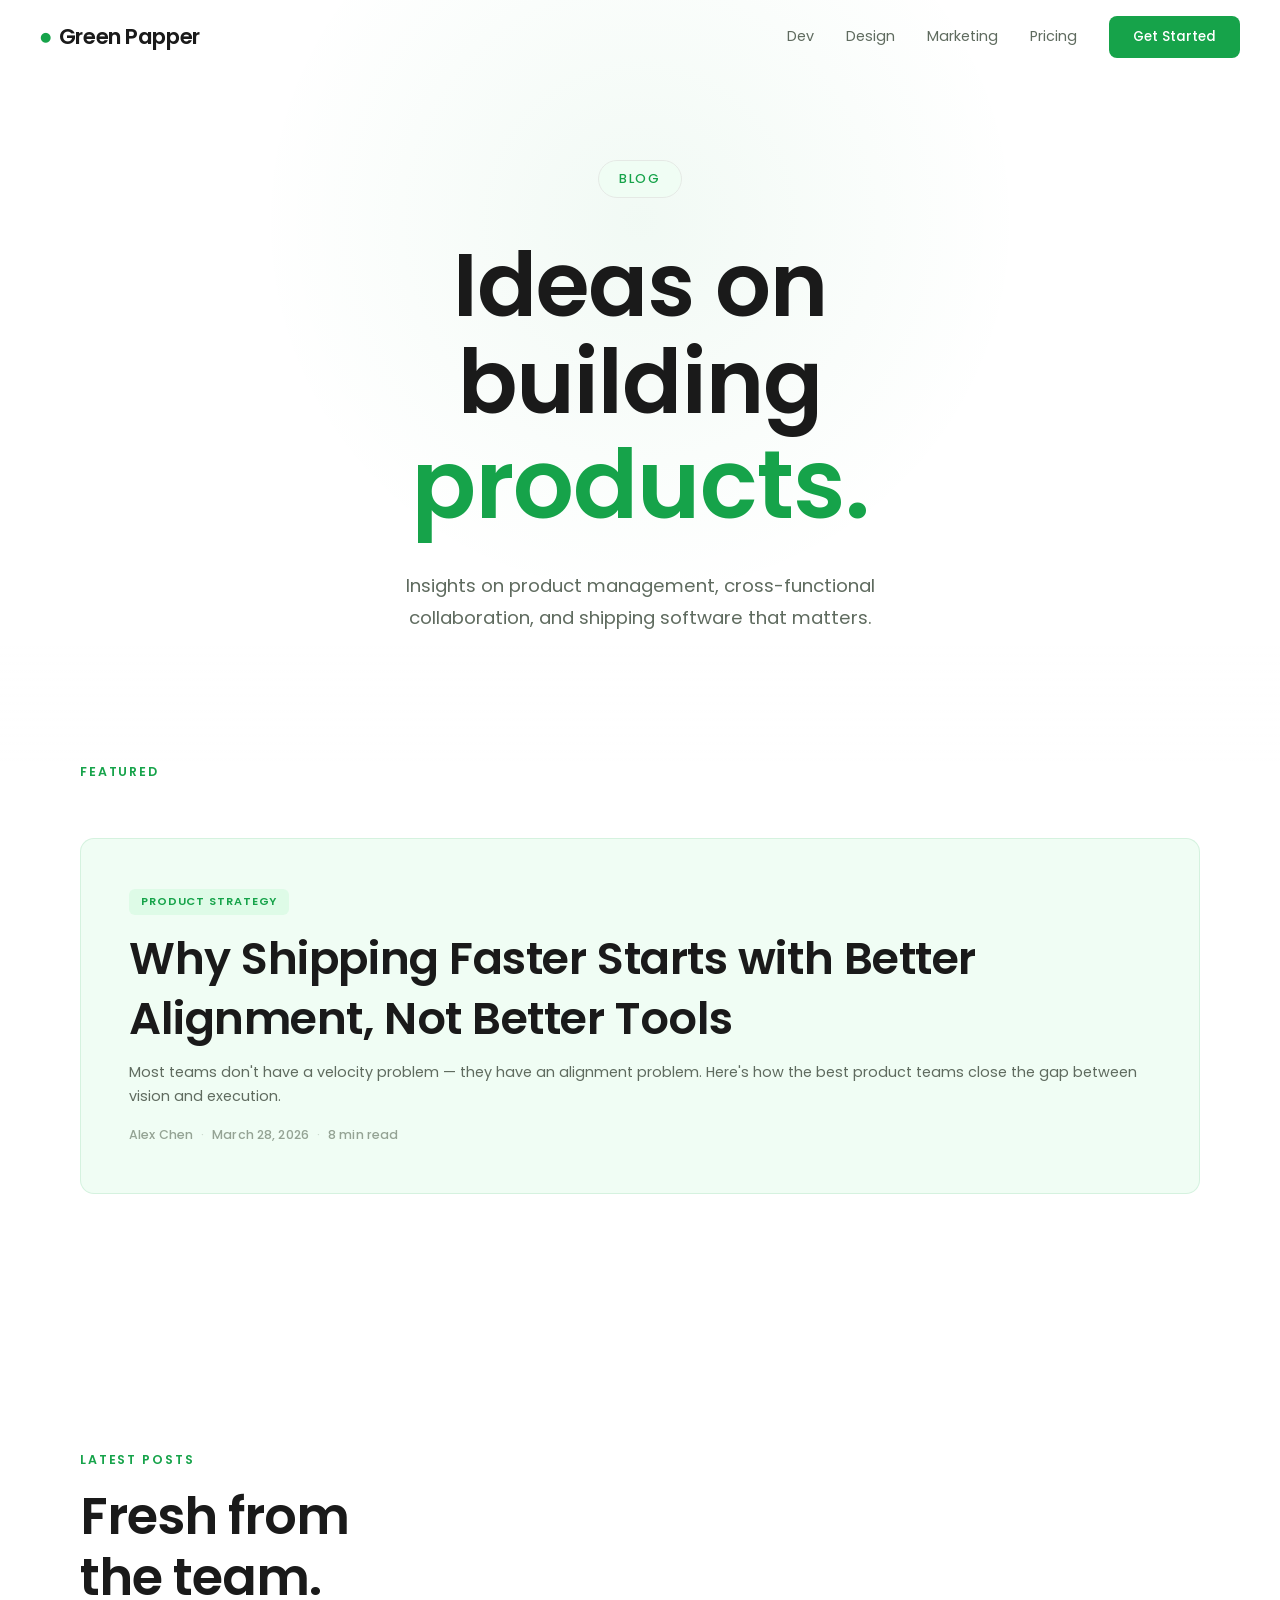
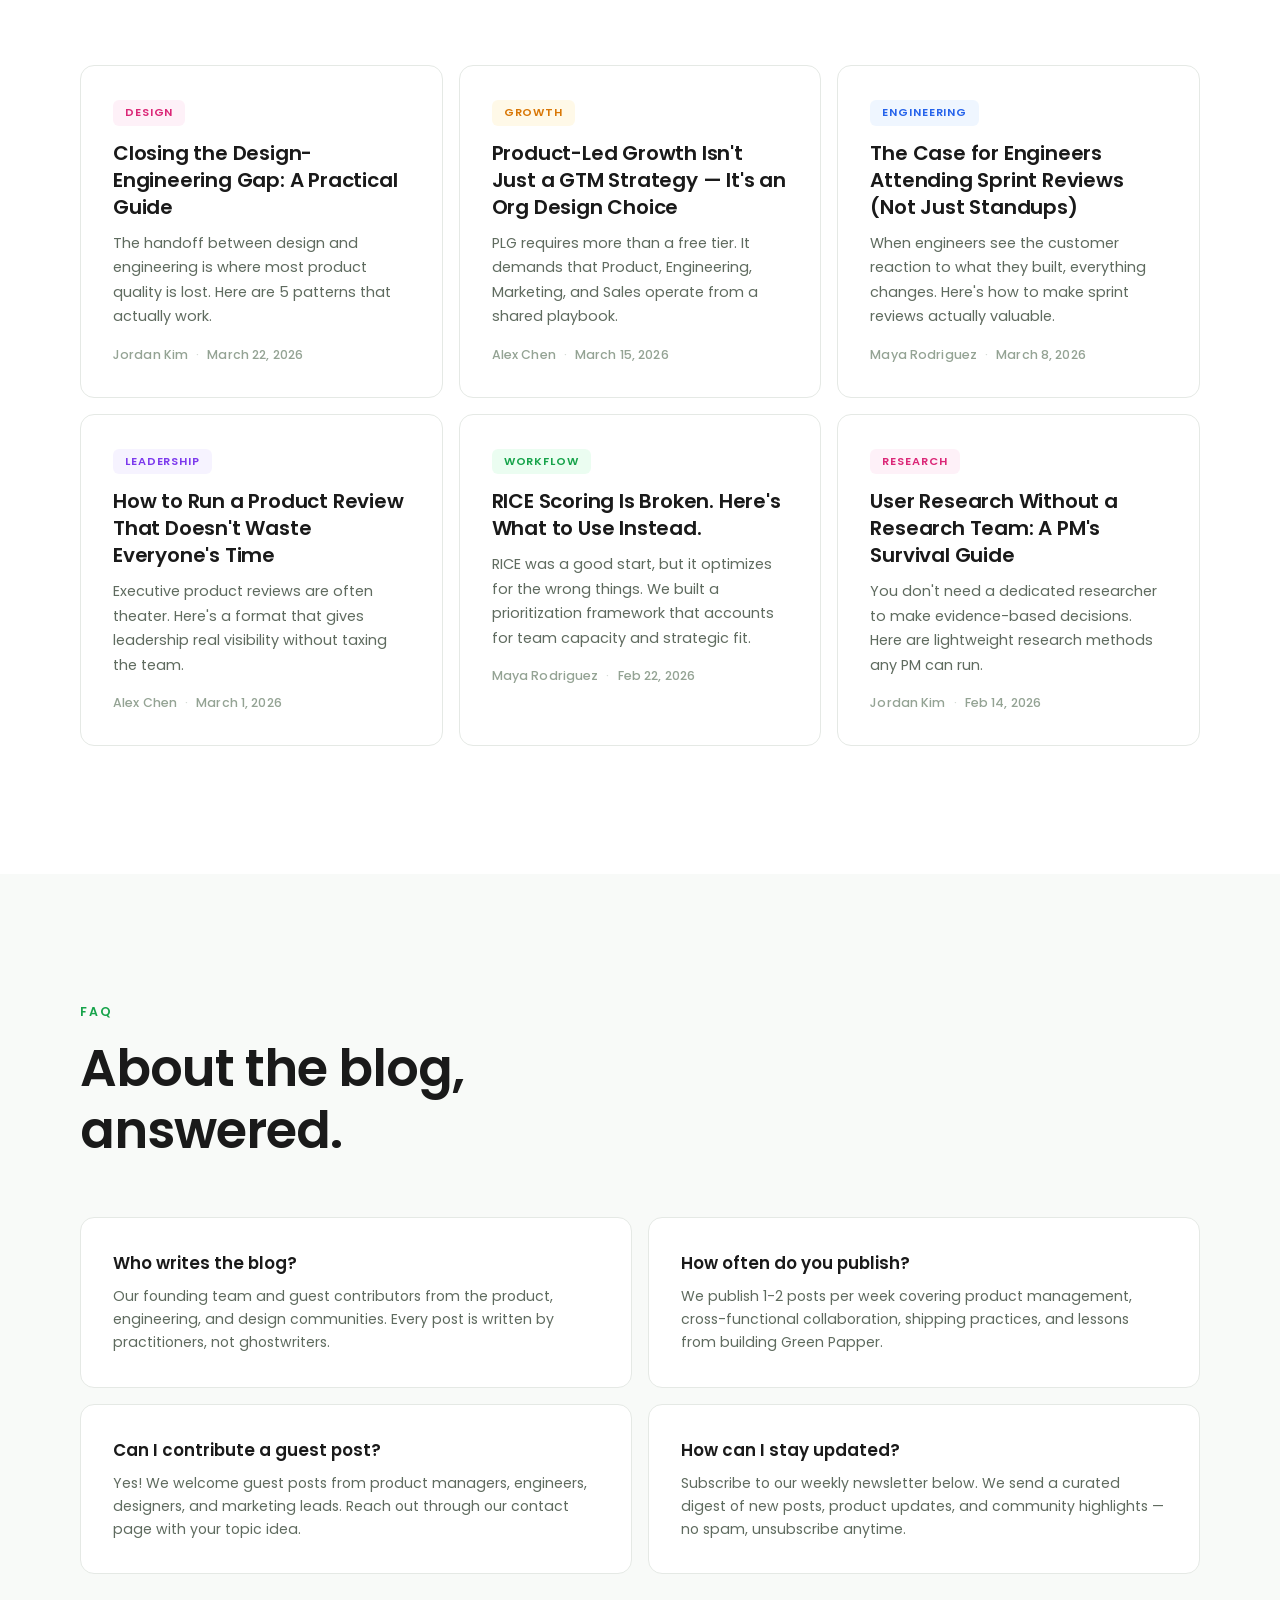
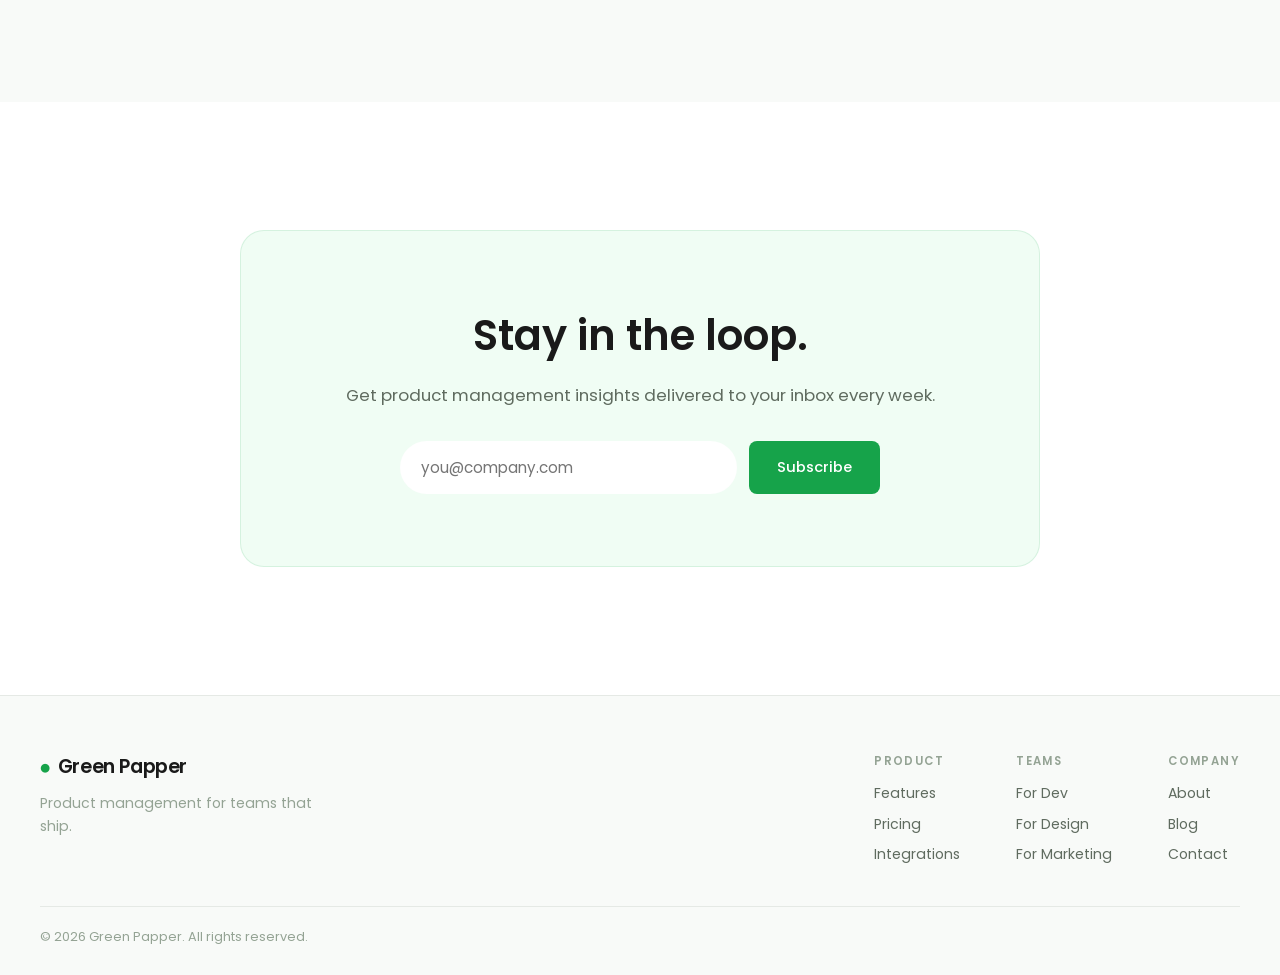
<file: blog.html>
<!DOCTYPE html>
<html lang="en">
<head>
  <meta charset="UTF-8">
  <meta name="viewport" content="width=device-width, initial-scale=1.0">
  <title>Green Papper — Blog</title>
  <link rel="preconnect" href="https://fonts.googleapis.com">
  <link rel="preconnect" href="https://fonts.gstatic.com" crossorigin>
  <link href="https://fonts.googleapis.com/css2?family=Poppins:ital,wght@0,300;0,400;0,500;0,600;0,700;1,400;1,600&display=swap" rel="stylesheet">
  <link rel="stylesheet" href="styles.css">
  <link rel="stylesheet" href="pages.css">
</head>
<body>
  <div class="grain"></div>

  <!-- Navigation -->
  <nav class="nav">
    <div class="nav-inner">
      <a href="index.html" class="logo">
        <span class="logo-icon">&#9679;</span> Green Papper
      </a>
      <div class="nav-links">
        <a href="dev.html">Dev</a>
        <a href="design.html">Design</a>
        <a href="marketing.html">Marketing</a>
        <a href="pricing.html">Pricing</a>
        <a href="#" class="nav-cta">Get Started</a>
      </div>
      <button class="mobile-menu" aria-label="Menu">
        <span></span><span></span>
      </button>
    </div>
  </nav>

  <!-- Hero -->
  <header class="hero page-hero" style="min-height: 50vh;">
    <div class="hero-badge">Blog</div>
    <h1 class="hero-title">
      <span class="line line-1">Ideas on</span>
      <span class="line line-2">building</span>
      <span class="line line-3">products.</span>
    </h1>
    <p class="hero-sub">
      Insights on product management, cross-functional collaboration, and shipping software that matters.
    </p>
  </header>

  <!-- Featured Post -->
  <section class="pillars" style="padding-top: 0;">
    <div class="section-header">
      <span class="section-tag">Featured</span>
    </div>

    <div style="max-width: var(--content-max); margin: 0 auto; padding: 0 40px;">
      <a href="blog-shipping-faster.html" class="blog-card blog-card-featured">
        <div class="blog-card-badge" style="background: rgba(59,235,122,0.1); color: var(--accent);">Product Strategy</div>
        <h2 class="blog-card-title" style="font-size: clamp(1.8rem, 4vw, 2.8rem);">Why Shipping Faster Starts with Better Alignment, Not Better Tools</h2>
        <p class="blog-card-excerpt">Most teams don't have a velocity problem — they have an alignment problem. Here's how the best product teams close the gap between vision and execution.</p>
        <div class="blog-card-meta">
          <span>Alex Chen</span>
          <span class="blog-meta-dot">&middot;</span>
          <span>March 28, 2026</span>
          <span class="blog-meta-dot">&middot;</span>
          <span>8 min read</span>
        </div>
      </a>
    </div>
  </section>

  <!-- All Posts -->
  <section class="features">
    <div class="section-header">
      <span class="section-tag">Latest Posts</span>
      <h2 class="section-title">Fresh from<br>the team.</h2>
    </div>

    <div class="feature-grid" style="grid-template-columns: repeat(3, 1fr);">

      <a href="blog-design-engineering-gap.html" class="blog-card">
        <div class="blog-card-badge" style="background: rgba(244,114,182,0.1); color: var(--design-color);">Design</div>
        <h3 class="blog-card-title">Closing the Design-Engineering Gap: A Practical Guide</h3>
        <p class="blog-card-excerpt">The handoff between design and engineering is where most product quality is lost. Here are 5 patterns that actually work.</p>
        <div class="blog-card-meta">
          <span>Jordan Kim</span>
          <span class="blog-meta-dot">&middot;</span>
          <span>March 22, 2026</span>
        </div>
      </a>

      <a href="blog-product-led-growth.html" class="blog-card">
        <div class="blog-card-badge" style="background: rgba(251,191,36,0.1); color: var(--sales-color);">Growth</div>
        <h3 class="blog-card-title">Product-Led Growth Isn't Just a GTM Strategy — It's an Org Design Choice</h3>
        <p class="blog-card-excerpt">PLG requires more than a free tier. It demands that Product, Engineering, Marketing, and Sales operate from a shared playbook.</p>
        <div class="blog-card-meta">
          <span>Alex Chen</span>
          <span class="blog-meta-dot">&middot;</span>
          <span>March 15, 2026</span>
        </div>
      </a>

      <a href="blog.html" class="blog-card">
        <div class="blog-card-badge" style="background: rgba(96,165,250,0.1); color: var(--dev-color);">Engineering</div>
        <h3 class="blog-card-title">The Case for Engineers Attending Sprint Reviews (Not Just Standups)</h3>
        <p class="blog-card-excerpt">When engineers see the customer reaction to what they built, everything changes. Here's how to make sprint reviews actually valuable.</p>
        <div class="blog-card-meta">
          <span>Maya Rodriguez</span>
          <span class="blog-meta-dot">&middot;</span>
          <span>March 8, 2026</span>
        </div>
      </a>

      <a href="blog.html" class="blog-card">
        <div class="blog-card-badge" style="background: rgba(167,139,250,0.1); color: var(--stake-color);">Leadership</div>
        <h3 class="blog-card-title">How to Run a Product Review That Doesn't Waste Everyone's Time</h3>
        <p class="blog-card-excerpt">Executive product reviews are often theater. Here's a format that gives leadership real visibility without taxing the team.</p>
        <div class="blog-card-meta">
          <span>Alex Chen</span>
          <span class="blog-meta-dot">&middot;</span>
          <span>March 1, 2026</span>
        </div>
      </a>

      <a href="blog.html" class="blog-card">
        <div class="blog-card-badge" style="background: rgba(59,235,122,0.1); color: var(--accent);">Workflow</div>
        <h3 class="blog-card-title">RICE Scoring Is Broken. Here's What to Use Instead.</h3>
        <p class="blog-card-excerpt">RICE was a good start, but it optimizes for the wrong things. We built a prioritization framework that accounts for team capacity and strategic fit.</p>
        <div class="blog-card-meta">
          <span>Maya Rodriguez</span>
          <span class="blog-meta-dot">&middot;</span>
          <span>Feb 22, 2026</span>
        </div>
      </a>

      <a href="blog.html" class="blog-card">
        <div class="blog-card-badge" style="background: rgba(244,114,182,0.1); color: var(--design-color);">Research</div>
        <h3 class="blog-card-title">User Research Without a Research Team: A PM's Survival Guide</h3>
        <p class="blog-card-excerpt">You don't need a dedicated researcher to make evidence-based decisions. Here are lightweight research methods any PM can run.</p>
        <div class="blog-card-meta">
          <span>Jordan Kim</span>
          <span class="blog-meta-dot">&middot;</span>
          <span>Feb 14, 2026</span>
        </div>
      </a>

    </div>
  </section>

  <!-- FAQ Section -->
  <section class="faq-section" id="faq">
    <div class="section-header">
      <span class="section-tag">FAQ</span>
      <h2 class="section-title">About the blog,<br>answered.</h2>
    </div>
    <div class="faq-grid">
      <div class="faq-card">
        <h4>Who writes the blog?</h4>
        <p>Our founding team and guest contributors from the product, engineering, and design communities. Every post is written by practitioners, not ghostwriters.</p>
      </div>
      <div class="faq-card">
        <h4>How often do you publish?</h4>
        <p>We publish 1-2 posts per week covering product management, cross-functional collaboration, shipping practices, and lessons from building Green Papper.</p>
      </div>
      <div class="faq-card">
        <h4>Can I contribute a guest post?</h4>
        <p>Yes! We welcome guest posts from product managers, engineers, designers, and marketing leads. Reach out through our contact page with your topic idea.</p>
      </div>
      <div class="faq-card">
        <h4>How can I stay updated?</h4>
        <p>Subscribe to our weekly newsletter below. We send a curated digest of new posts, product updates, and community highlights — no spam, unsubscribe anytime.</p>
      </div>
    </div>
  </section>

  <!-- Newsletter CTA -->
  <section class="cta-section">
    <div class="cta-inner">
      <h2>Stay in the loop.</h2>
      <p>Get product management insights delivered to your inbox every week.</p>
      <form style="display: flex; gap: 12px; justify-content: center; flex-wrap: wrap; position: relative; max-width: 480px; margin: 0 auto;">
        <input type="email" placeholder="you@company.com" style="flex: 1; min-width: 240px; padding: 14px 20px; background: var(--bg); border: 1px solid rgba(255,255,255,0.1); border-radius: 100px; color: var(--text); font-family: var(--font-body); font-size: 0.95rem; outline: none;" onfocus="this.style.borderColor='rgba(59,235,122,0.3)'" onblur="this.style.borderColor='rgba(255,255,255,0.1)'">
        <button type="submit" class="btn btn-primary">Subscribe</button>
      </form>
    </div>
  </section>

  <!-- Footer -->
  <footer class="footer">
    <div class="footer-inner">
      <div class="footer-brand">
        <span class="logo"><span class="logo-icon">&#9679;</span> Green Papper</span>
        <p>Product management for teams that ship.</p>
      </div>
      <div class="footer-links">
        <div class="footer-col">
          <h5>Product</h5>
          <a href="index.html#features">Features</a>
          <a href="pricing.html">Pricing</a>
          <a href="integrations.html">Integrations</a>
        </div>
        <div class="footer-col">
          <h5>Teams</h5>
          <a href="dev.html">For Dev</a>
          <a href="design.html">For Design</a>
          <a href="marketing.html">For Marketing</a>
        </div>
        <div class="footer-col">
          <h5>Company</h5>
          <a href="about.html">About</a>
          <a href="blog.html">Blog</a>
          <a href="contact.html">Contact</a>
        </div>
      </div>
    </div>
    <div class="footer-bottom">
      <p>&copy; 2026 Green Papper. All rights reserved.</p>
    </div>
  </footer>

  <script src="script.js"></script>
</body>
</html>
</file>
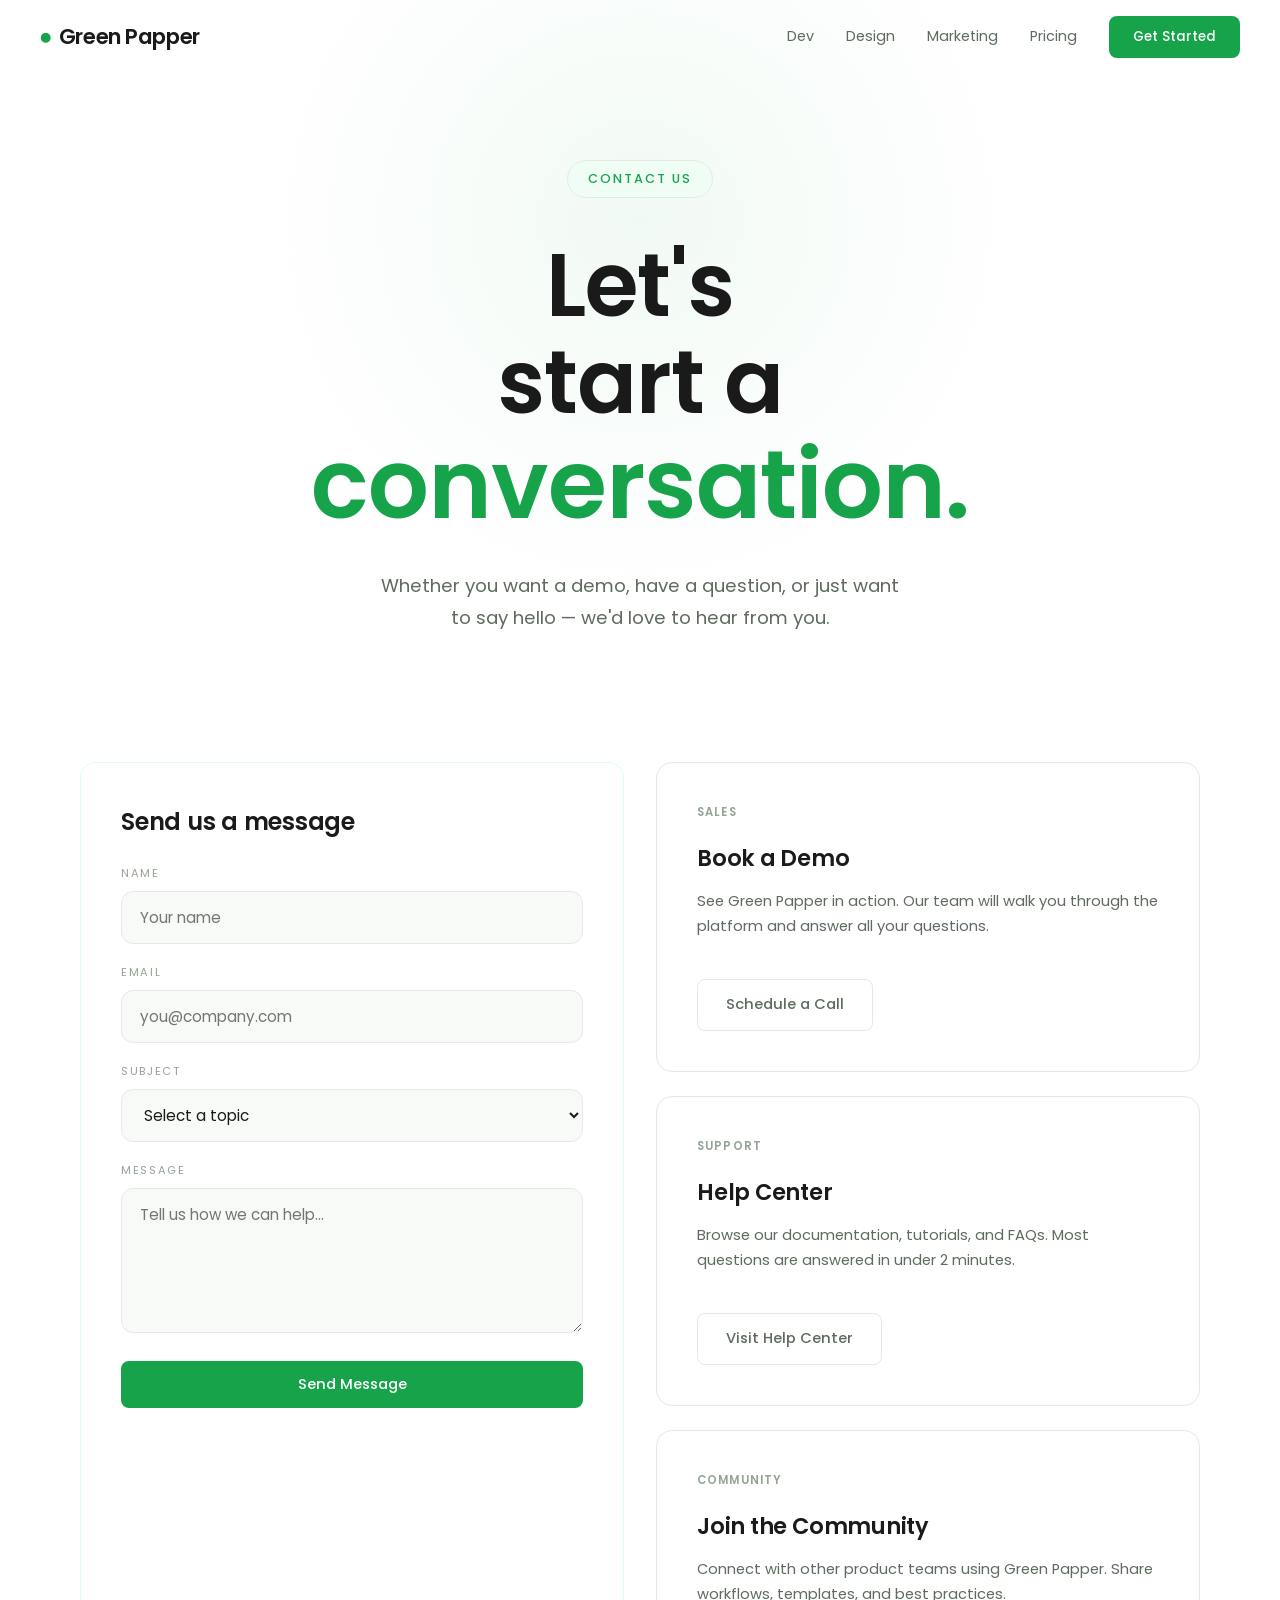
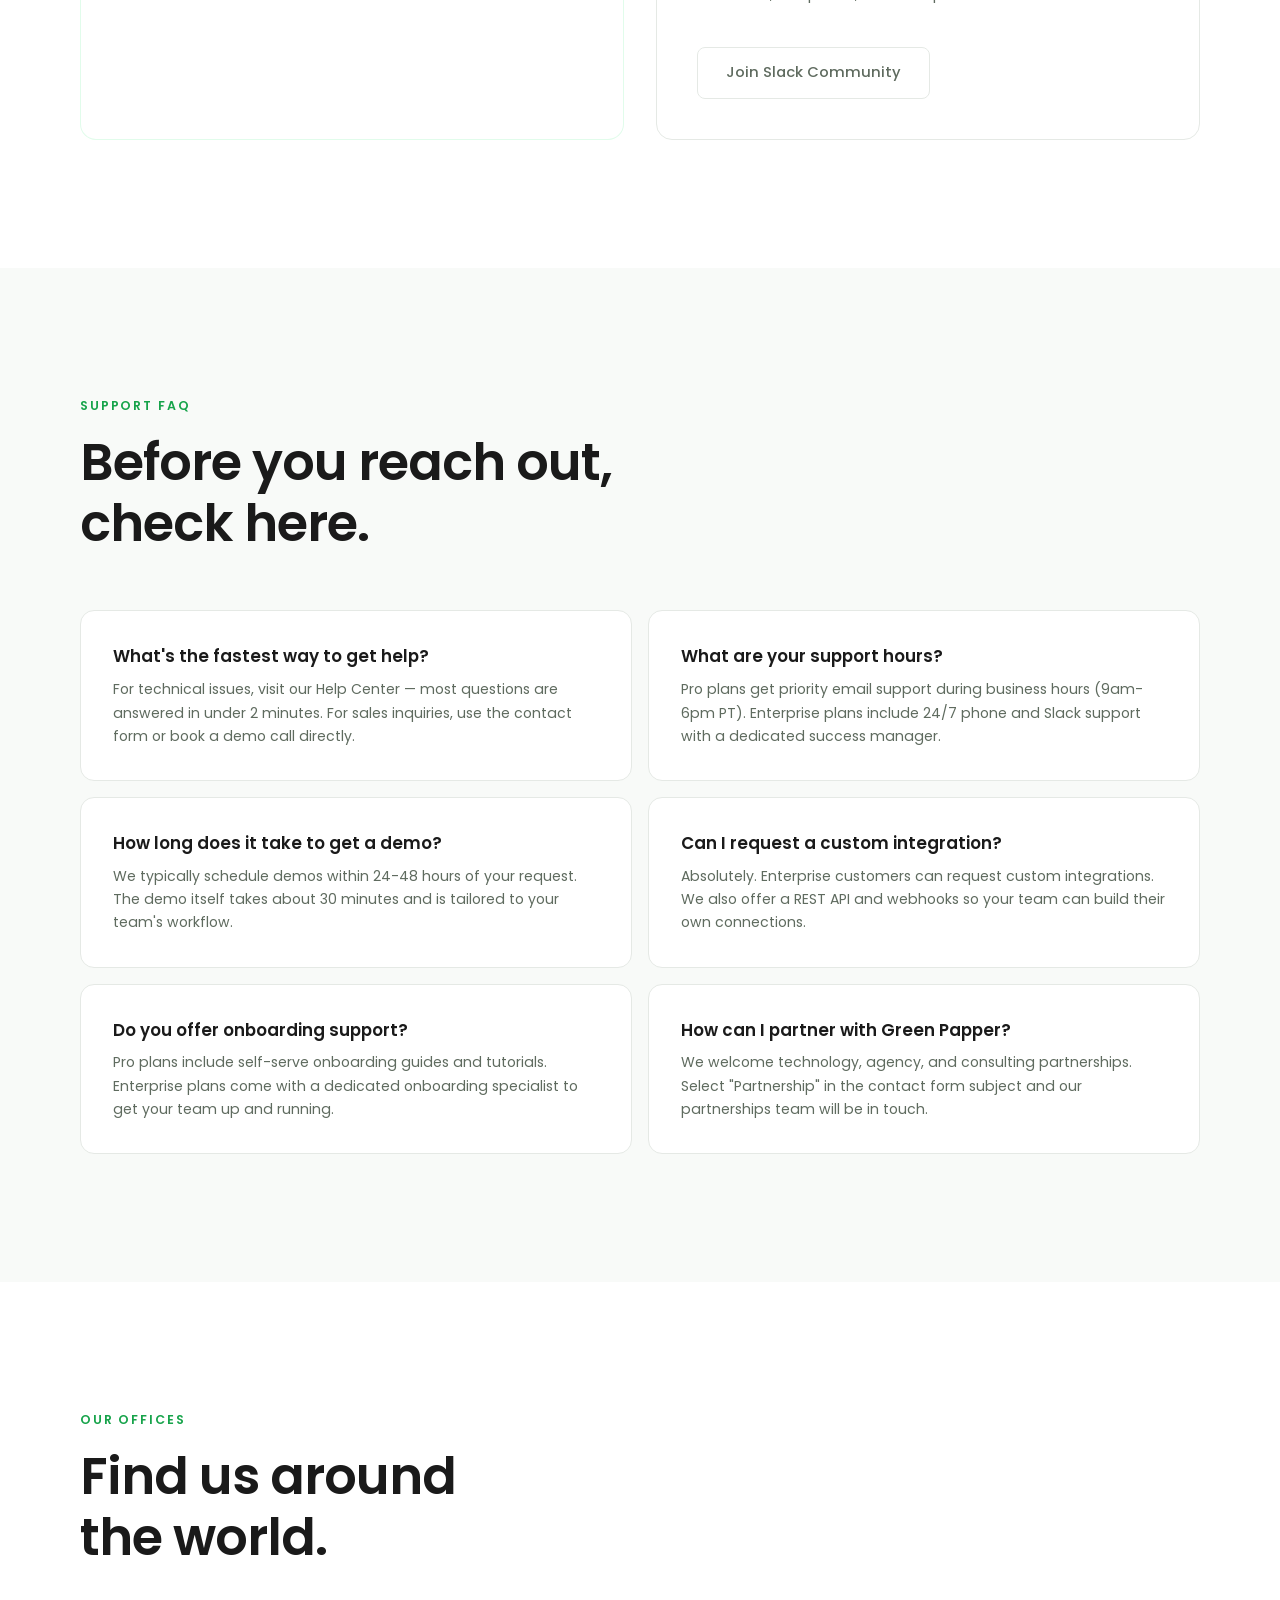
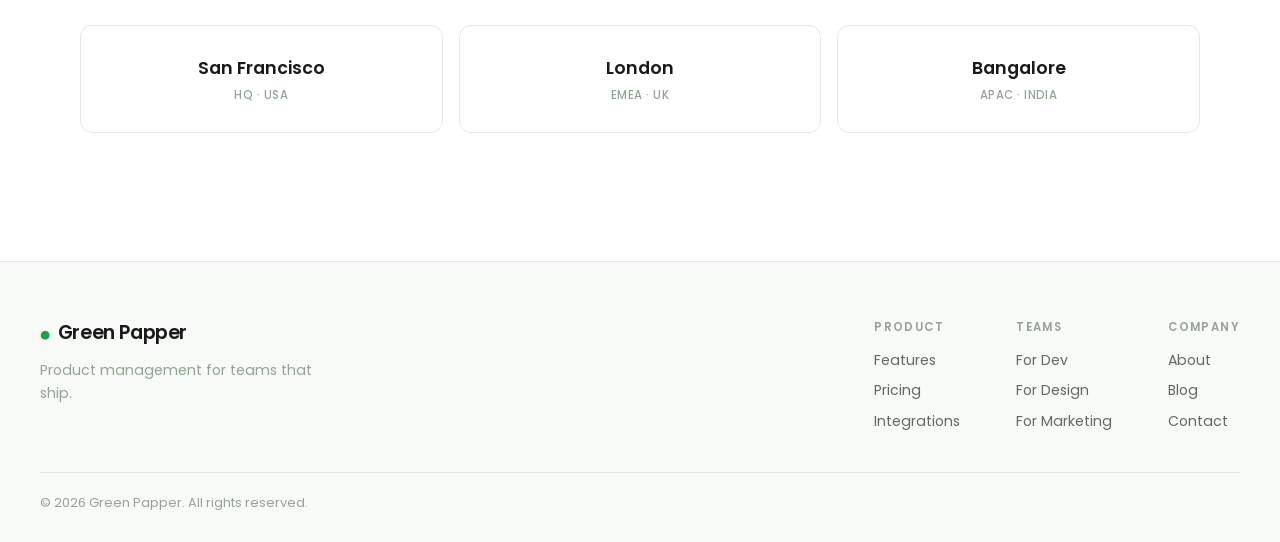
<file: contact.html>
<!DOCTYPE html>
<html lang="en">
<head>
  <meta charset="UTF-8">
  <meta name="viewport" content="width=device-width, initial-scale=1.0">
  <title>Green Papper — Contact Us</title>
  <link rel="preconnect" href="https://fonts.googleapis.com">
  <link rel="preconnect" href="https://fonts.gstatic.com" crossorigin>
  <link href="https://fonts.googleapis.com/css2?family=Poppins:ital,wght@0,300;0,400;0,500;0,600;0,700;1,400;1,600&display=swap" rel="stylesheet">
  <link rel="stylesheet" href="styles.css">
  <link rel="stylesheet" href="pages.css">
</head>
<body>
  <div class="grain"></div>

  <!-- Navigation -->
  <nav class="nav">
    <div class="nav-inner">
      <a href="index.html" class="logo">
        <span class="logo-icon">&#9679;</span> Green Papper
      </a>
      <div class="nav-links">
        <a href="dev.html">Dev</a>
        <a href="design.html">Design</a>
        <a href="marketing.html">Marketing</a>
        <a href="pricing.html">Pricing</a>
        <a href="#" class="nav-cta">Get Started</a>
      </div>
      <button class="mobile-menu" aria-label="Menu">
        <span></span><span></span>
      </button>
    </div>
  </nav>

  <!-- Hero -->
  <header class="hero page-hero" style="min-height: 50vh;">
    <div class="hero-badge">Contact Us</div>
    <h1 class="hero-title">
      <span class="line line-1">Let's</span>
      <span class="line line-2">start a</span>
      <span class="line line-3">conversation.</span>
    </h1>
    <p class="hero-sub">
      Whether you want a demo, have a question, or just want to say hello — we'd love to hear from you.
    </p>
  </header>

  <!-- Contact Form & Info -->
  <section class="pillars" style="padding-top: 0;">
    <div class="pillar-grid" style="grid-template-columns: 1fr 1fr; gap: 32px;">

      <!-- Contact Form -->
      <div class="pillar-card" style="border-color: rgba(59, 235, 122, 0.15);">
        <h3 style="margin-bottom: 24px;">Send us a message</h3>
        <form id="contact-form" style="display: flex; flex-direction: column; gap: 20px;">
          <div>
            <label style="display: block; font-family: var(--font-mono); font-size: 0.7rem; text-transform: uppercase; letter-spacing: 0.15em; color: var(--text-muted); margin-bottom: 8px;">Name</label>
            <input type="text" placeholder="Your name" style="width: 100%; padding: 14px 18px; background: var(--bg); border: 1px solid rgba(255,255,255,0.08); border-radius: 12px; color: var(--text); font-family: var(--font-body); font-size: 0.95rem; outline: none; transition: border-color 0.3s;" onfocus="this.style.borderColor='rgba(59,235,122,0.3)'" onblur="this.style.borderColor='rgba(255,255,255,0.08)'">
          </div>
          <div>
            <label style="display: block; font-family: var(--font-mono); font-size: 0.7rem; text-transform: uppercase; letter-spacing: 0.15em; color: var(--text-muted); margin-bottom: 8px;">Email</label>
            <input type="email" placeholder="you@company.com" style="width: 100%; padding: 14px 18px; background: var(--bg); border: 1px solid rgba(255,255,255,0.08); border-radius: 12px; color: var(--text); font-family: var(--font-body); font-size: 0.95rem; outline: none; transition: border-color 0.3s;" onfocus="this.style.borderColor='rgba(59,235,122,0.3)'" onblur="this.style.borderColor='rgba(255,255,255,0.08)'">
          </div>
          <div>
            <label style="display: block; font-family: var(--font-mono); font-size: 0.7rem; text-transform: uppercase; letter-spacing: 0.15em; color: var(--text-muted); margin-bottom: 8px;">Subject</label>
            <select style="width: 100%; padding: 14px 18px; background: var(--bg); border: 1px solid rgba(255,255,255,0.08); border-radius: 12px; color: var(--text-secondary); font-family: var(--font-body); font-size: 0.95rem; outline: none; cursor: pointer; transition: border-color 0.3s;" onfocus="this.style.borderColor='rgba(59,235,122,0.3)'" onblur="this.style.borderColor='rgba(255,255,255,0.08)'">
              <option value="">Select a topic</option>
              <option value="demo">Book a Demo</option>
              <option value="sales">Sales Inquiry</option>
              <option value="support">Technical Support</option>
              <option value="partnership">Partnership</option>
              <option value="careers">Careers</option>
              <option value="other">Other</option>
            </select>
          </div>
          <div>
            <label style="display: block; font-family: var(--font-mono); font-size: 0.7rem; text-transform: uppercase; letter-spacing: 0.15em; color: var(--text-muted); margin-bottom: 8px;">Message</label>
            <textarea rows="5" placeholder="Tell us how we can help..." style="width: 100%; padding: 14px 18px; background: var(--bg); border: 1px solid rgba(255,255,255,0.08); border-radius: 12px; color: var(--text); font-family: var(--font-body); font-size: 0.95rem; outline: none; resize: vertical; transition: border-color 0.3s;" onfocus="this.style.borderColor='rgba(59,235,122,0.3)'" onblur="this.style.borderColor='rgba(255,255,255,0.08)'"></textarea>
          </div>
          <button type="submit" class="btn btn-primary" style="justify-content: center;">Send Message</button>
        </form>
      </div>

      <!-- Contact Info -->
      <div style="display: flex; flex-direction: column; gap: 24px;">
        <div class="pillar-card">
          <div class="pillar-number">SALES</div>
          <h3 style="font-size: 1.4rem; margin-bottom: 12px;">Book a Demo</h3>
          <p>See Green Papper in action. Our team will walk you through the platform and answer all your questions.</p>
          <a href="#" class="btn btn-ghost" style="margin-top: 20px;">Schedule a Call</a>
        </div>

        <div class="pillar-card">
          <div class="pillar-number">SUPPORT</div>
          <h3 style="font-size: 1.4rem; margin-bottom: 12px;">Help Center</h3>
          <p>Browse our documentation, tutorials, and FAQs. Most questions are answered in under 2 minutes.</p>
          <a href="#" class="btn btn-ghost" style="margin-top: 20px;">Visit Help Center</a>
        </div>

        <div class="pillar-card">
          <div class="pillar-number">COMMUNITY</div>
          <h3 style="font-size: 1.4rem; margin-bottom: 12px;">Join the Community</h3>
          <p>Connect with other product teams using Green Papper. Share workflows, templates, and best practices.</p>
          <a href="#" class="btn btn-ghost" style="margin-top: 20px;">Join Slack Community</a>
        </div>
      </div>

    </div>
  </section>

  <!-- FAQ Section -->
  <section class="faq-section" id="faq">
    <div class="section-header">
      <span class="section-tag">Support FAQ</span>
      <h2 class="section-title">Before you reach out,<br>check here.</h2>
    </div>
    <div class="faq-grid">
      <div class="faq-card">
        <h4>What's the fastest way to get help?</h4>
        <p>For technical issues, visit our Help Center — most questions are answered in under 2 minutes. For sales inquiries, use the contact form or book a demo call directly.</p>
      </div>
      <div class="faq-card">
        <h4>What are your support hours?</h4>
        <p>Pro plans get priority email support during business hours (9am-6pm PT). Enterprise plans include 24/7 phone and Slack support with a dedicated success manager.</p>
      </div>
      <div class="faq-card">
        <h4>How long does it take to get a demo?</h4>
        <p>We typically schedule demos within 24-48 hours of your request. The demo itself takes about 30 minutes and is tailored to your team's workflow.</p>
      </div>
      <div class="faq-card">
        <h4>Can I request a custom integration?</h4>
        <p>Absolutely. Enterprise customers can request custom integrations. We also offer a REST API and webhooks so your team can build their own connections.</p>
      </div>
      <div class="faq-card">
        <h4>Do you offer onboarding support?</h4>
        <p>Pro plans include self-serve onboarding guides and tutorials. Enterprise plans come with a dedicated onboarding specialist to get your team up and running.</p>
      </div>
      <div class="faq-card">
        <h4>How can I partner with Green Papper?</h4>
        <p>We welcome technology, agency, and consulting partnerships. Select "Partnership" in the contact form subject and our partnerships team will be in touch.</p>
      </div>
    </div>
  </section>

  <!-- Office Locations -->
  <section class="features">
    <div class="section-header">
      <span class="section-tag">Our Offices</span>
      <h2 class="section-title">Find us around<br>the world.</h2>
    </div>

    <div class="integration-grid" style="grid-template-columns: repeat(3, 1fr);">
      <div class="integration-item">
        <div class="integration-name">San Francisco</div>
        <div class="integration-desc">HQ &middot; USA</div>
      </div>
      <div class="integration-item">
        <div class="integration-name">London</div>
        <div class="integration-desc">EMEA &middot; UK</div>
      </div>
      <div class="integration-item">
        <div class="integration-name">Bangalore</div>
        <div class="integration-desc">APAC &middot; India</div>
      </div>
    </div>
  </section>

  <!-- Footer -->
  <footer class="footer">
    <div class="footer-inner">
      <div class="footer-brand">
        <span class="logo"><span class="logo-icon">&#9679;</span> Green Papper</span>
        <p>Product management for teams that ship.</p>
      </div>
      <div class="footer-links">
        <div class="footer-col">
          <h5>Product</h5>
          <a href="index.html#features">Features</a>
          <a href="pricing.html">Pricing</a>
          <a href="integrations.html">Integrations</a>
        </div>
        <div class="footer-col">
          <h5>Teams</h5>
          <a href="dev.html">For Dev</a>
          <a href="design.html">For Design</a>
          <a href="marketing.html">For Marketing</a>
        </div>
        <div class="footer-col">
          <h5>Company</h5>
          <a href="about.html">About</a>
          <a href="blog.html">Blog</a>
          <a href="contact.html">Contact</a>
        </div>
      </div>
    </div>
    <div class="footer-bottom">
      <p>&copy; 2026 Green Papper. All rights reserved.</p>
    </div>
  </footer>

  <script src="script.js"></script>
</body>
</html>
</file>
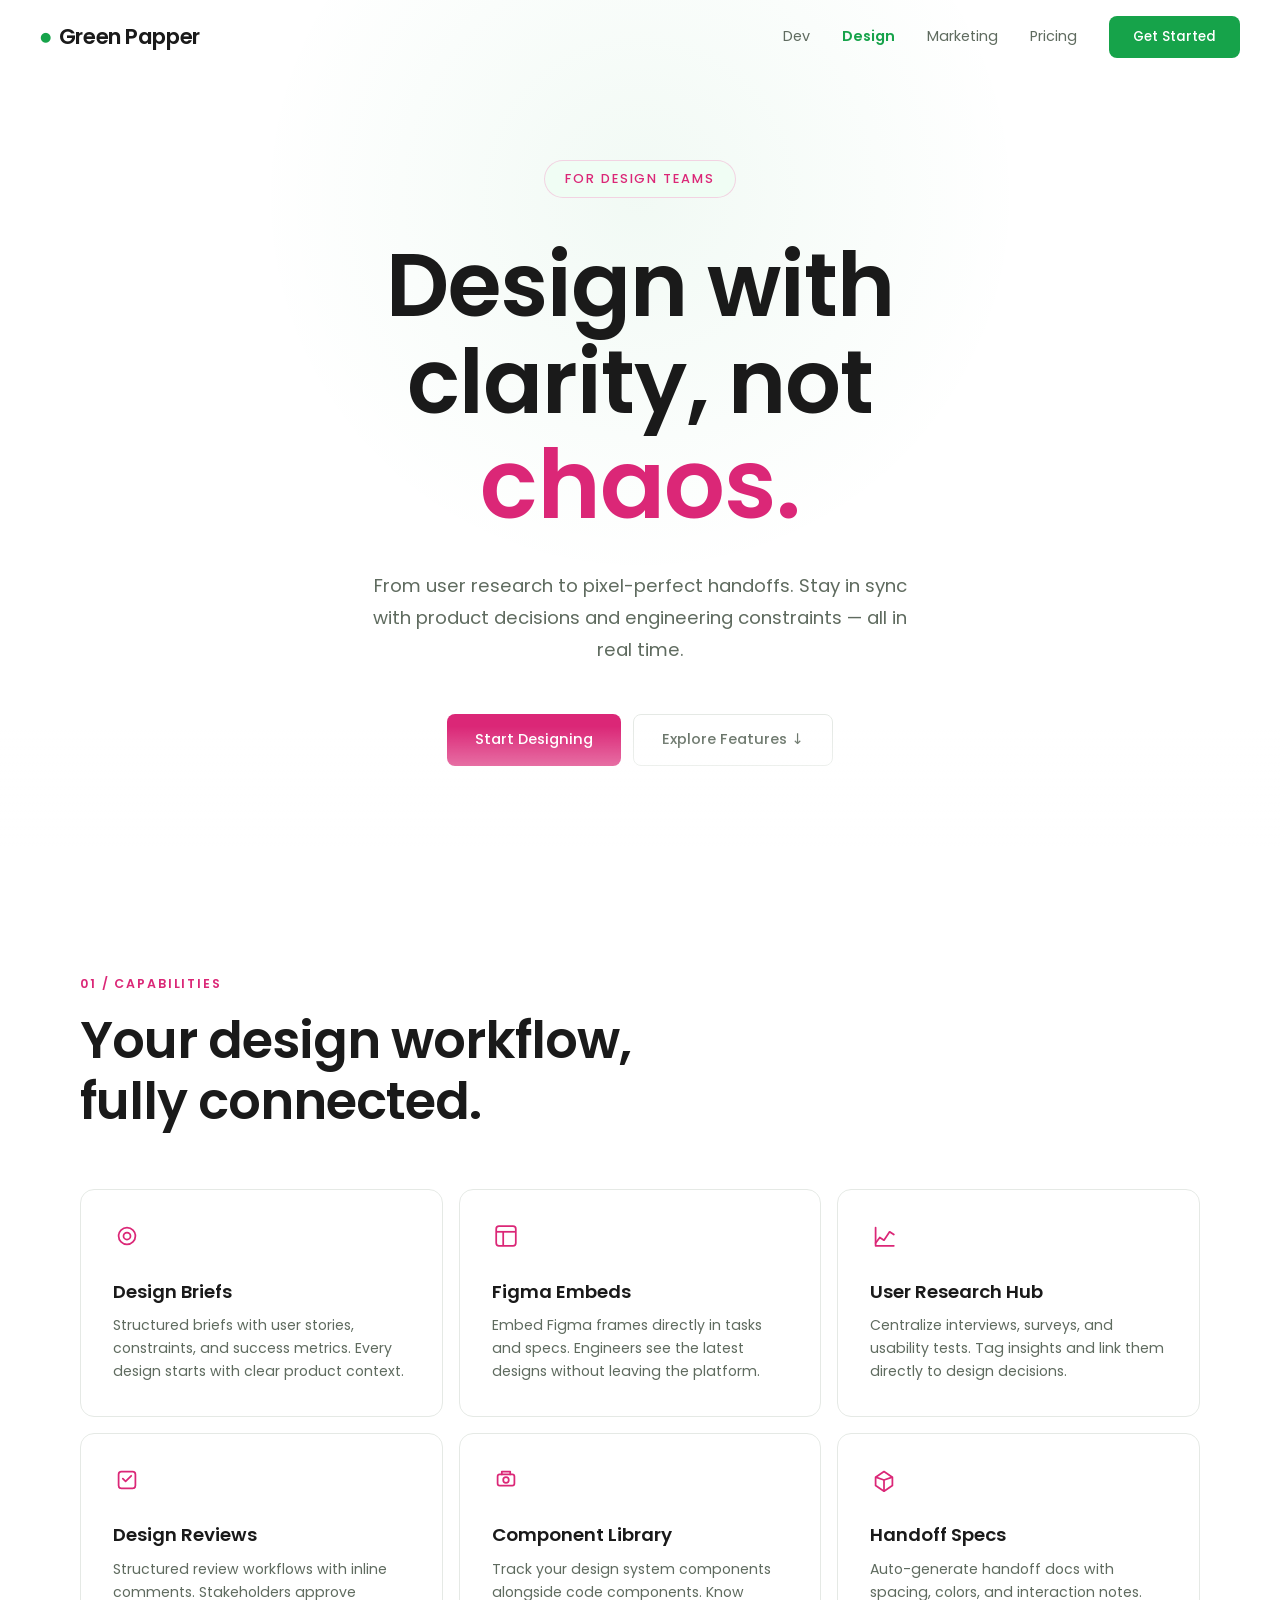
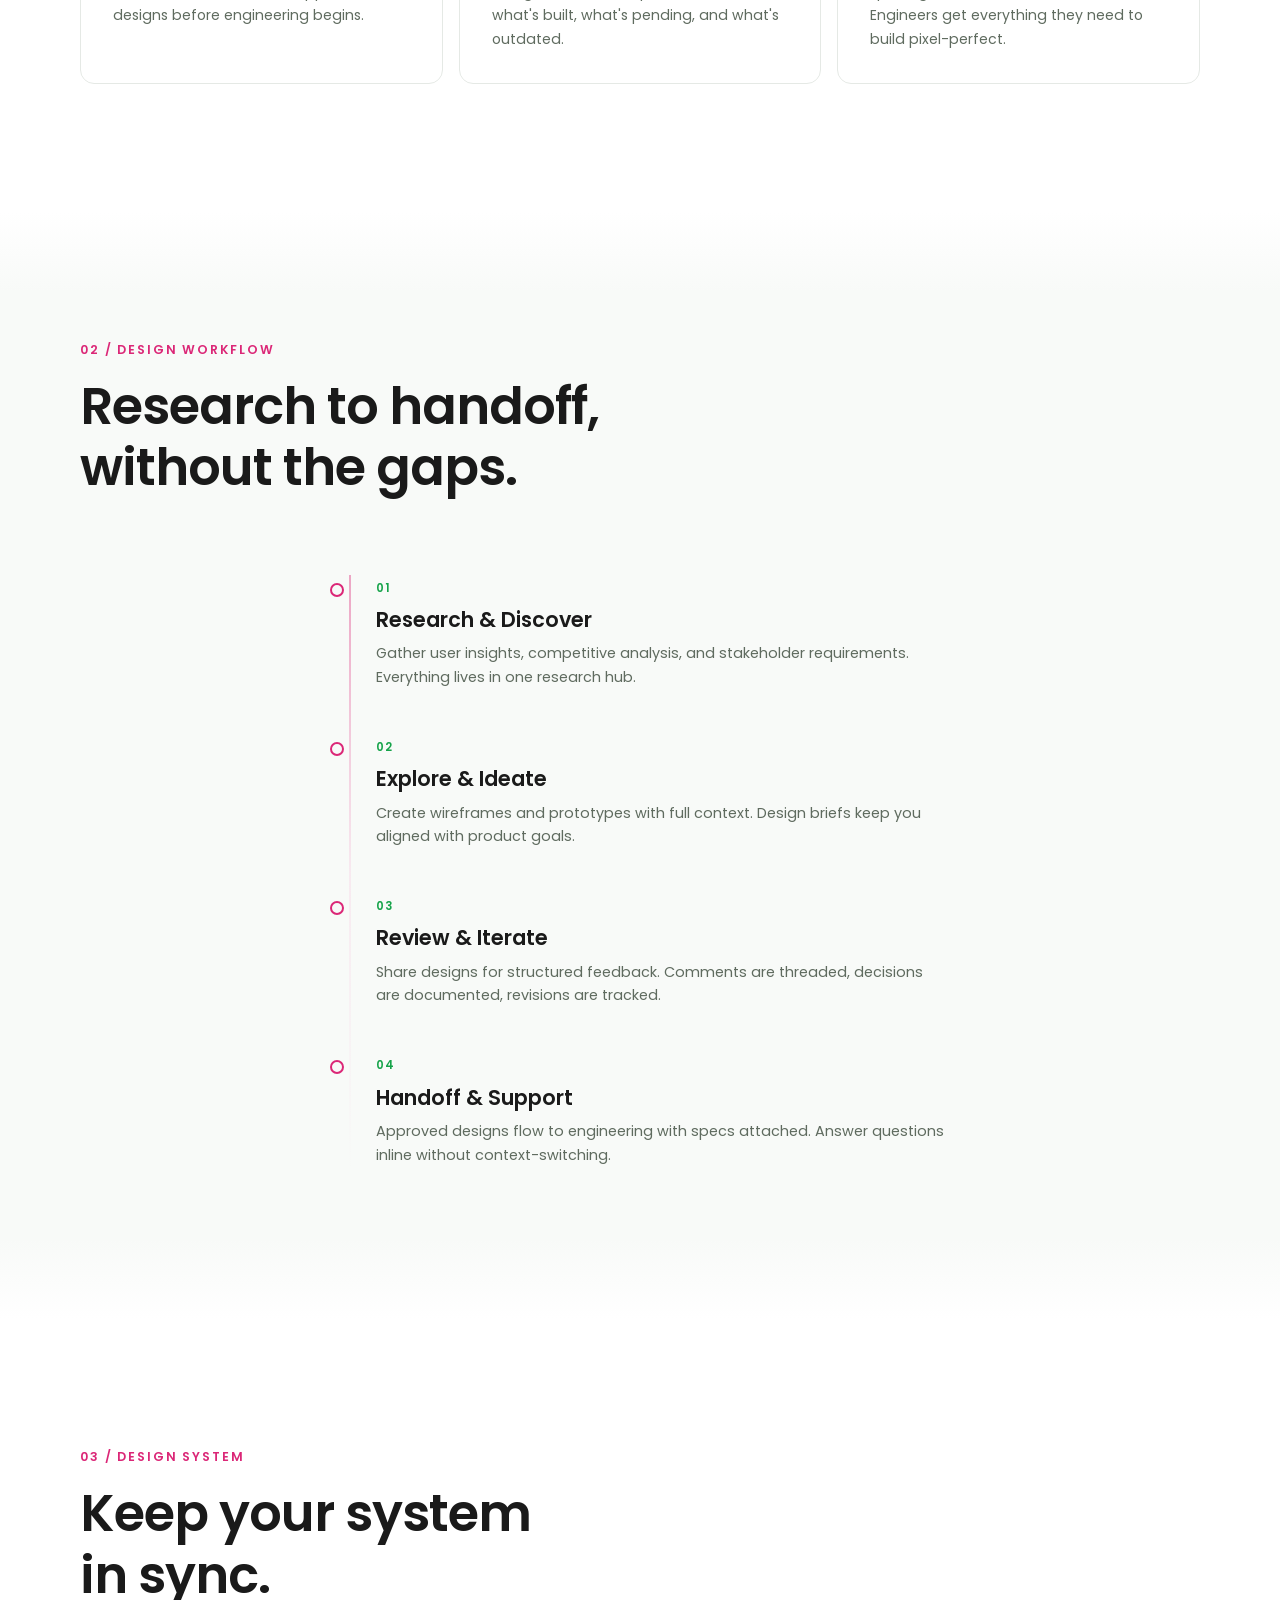
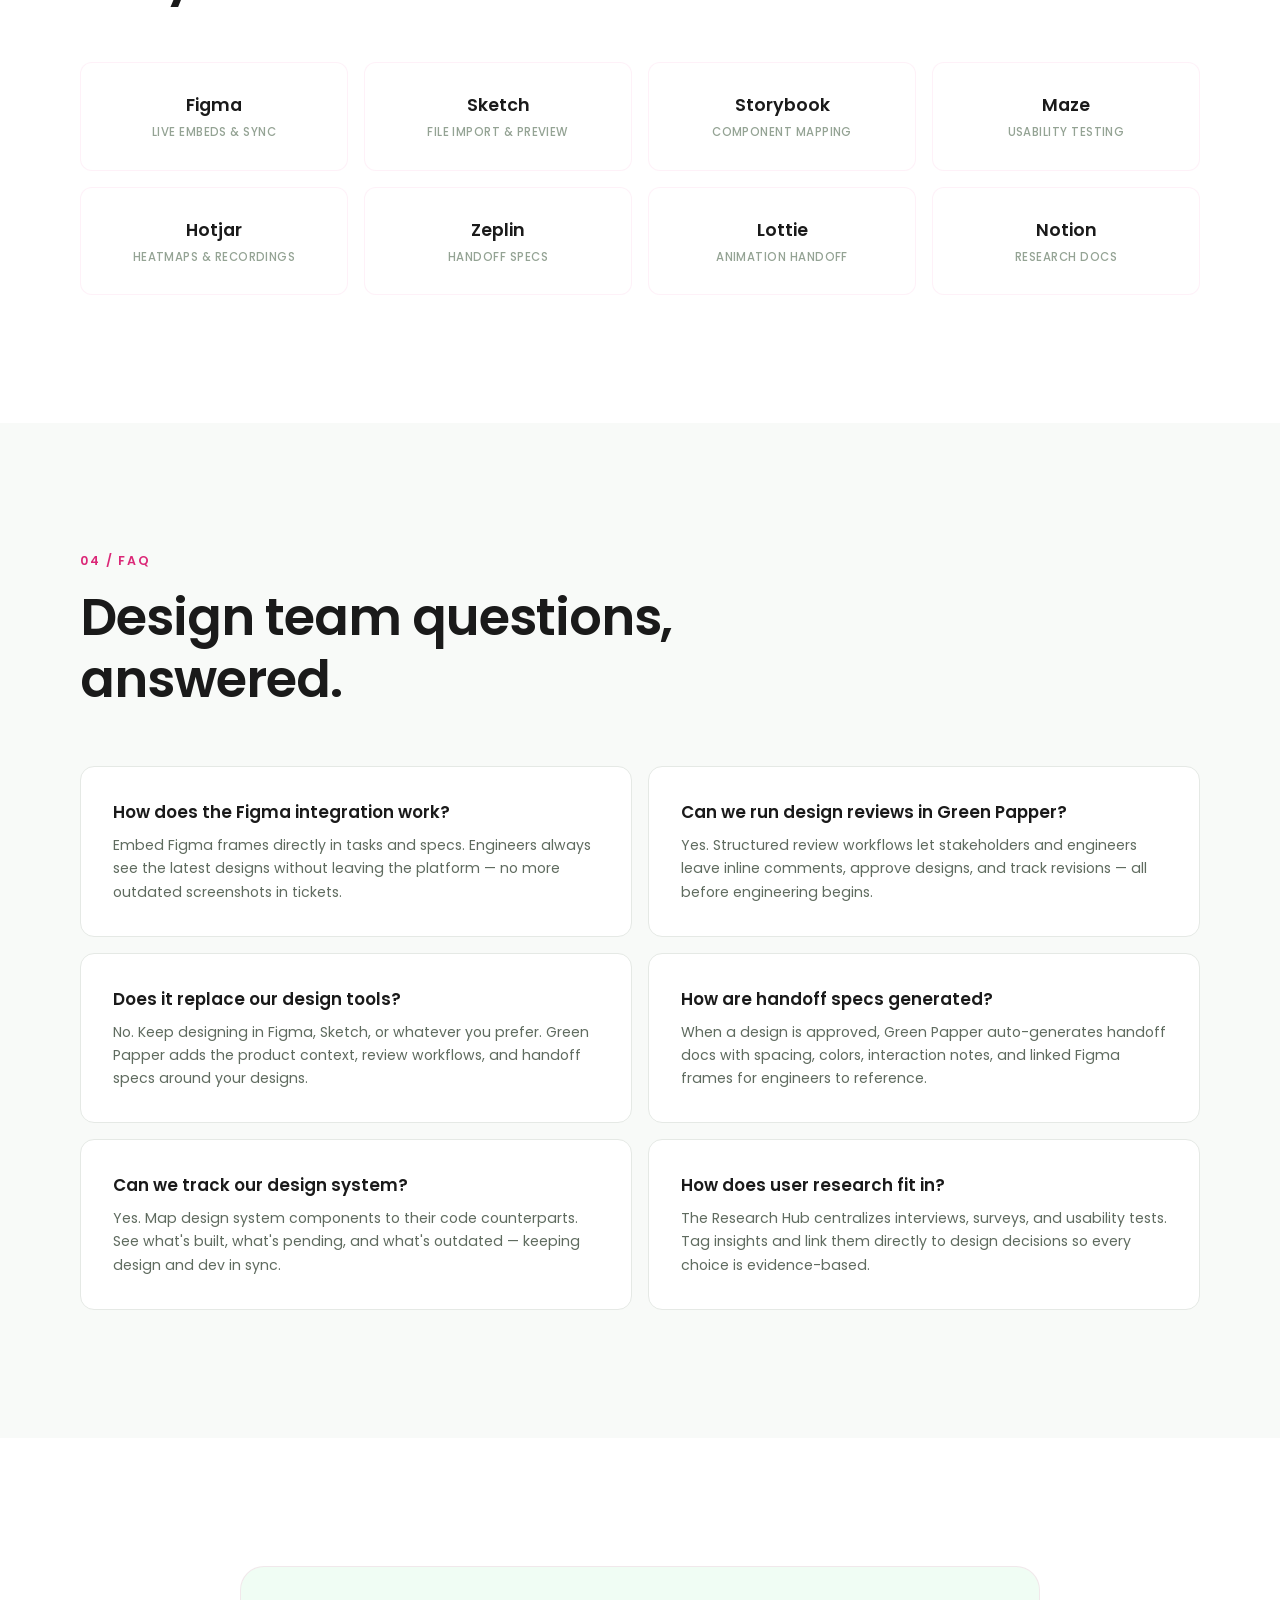
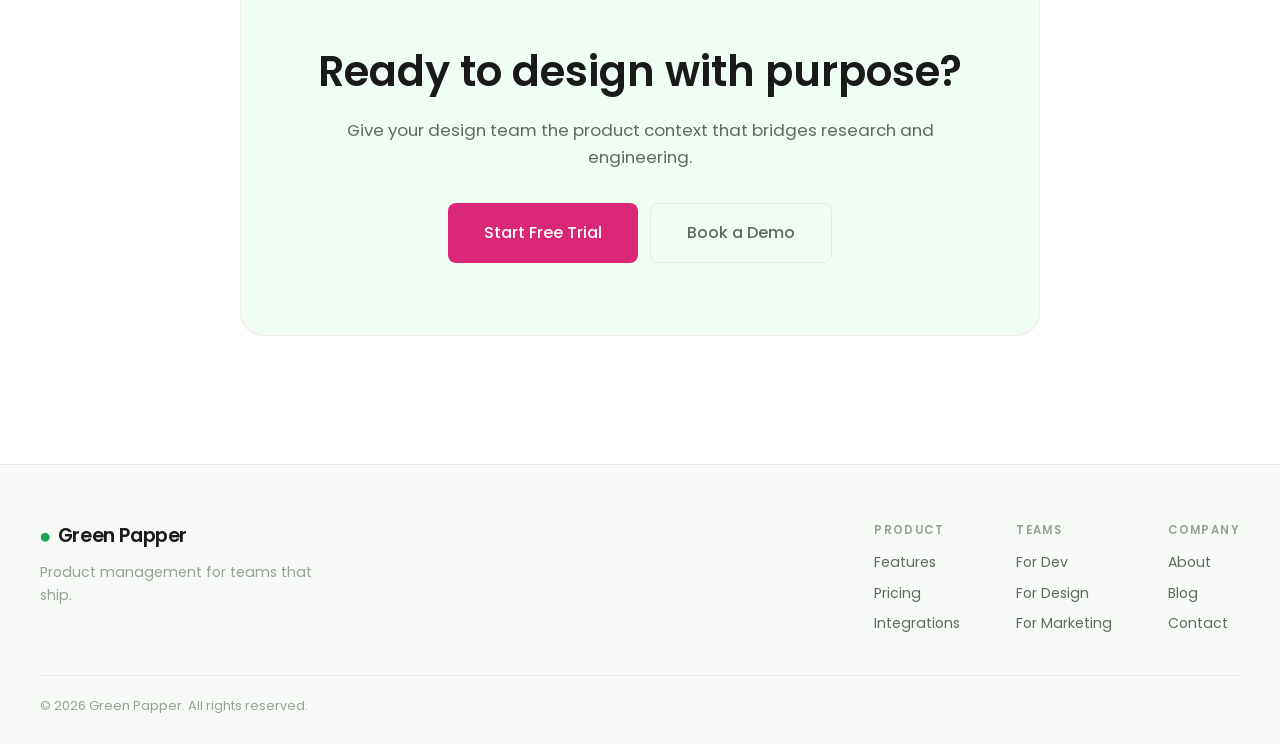
<file: design.html>
<!DOCTYPE html>
<html lang="en">
<head>
  <meta charset="UTF-8">
  <meta name="viewport" content="width=device-width, initial-scale=1.0">
  <title>Green Papper — For Design Teams</title>
  <link rel="preconnect" href="https://fonts.googleapis.com">
  <link rel="preconnect" href="https://fonts.gstatic.com" crossorigin>
  <link href="https://fonts.googleapis.com/css2?family=Poppins:ital,wght@0,300;0,400;0,500;0,600;0,700;1,400;1,600&display=swap" rel="stylesheet">
  <link rel="stylesheet" href="styles.css">
  <link rel="stylesheet" href="pages.css">
</head>
<body>
  <div class="grain"></div>

  <!-- Navigation -->
  <nav class="nav">
    <div class="nav-inner">
      <a href="index.html" class="logo">
        <span class="logo-icon">&#9679;</span> Green Papper
      </a>
      <div class="nav-links">
        <a href="dev.html">Dev</a>
        <a href="design.html" class="nav-active">Design</a>
        <a href="marketing.html">Marketing</a>
        <a href="pricing.html">Pricing</a>
        <a href="#" class="nav-cta">Get Started</a>
      </div>
      <button class="mobile-menu" aria-label="Menu">
        <span></span><span></span>
      </button>
    </div>
  </nav>

  <!-- Hero -->
  <header class="hero page-hero">
    <div class="hero-badge" style="border-color: rgba(244, 114, 182, 0.3); color: var(--design-color);">For Design Teams</div>
    <h1 class="hero-title">
      <span class="line line-1">Design with</span>
      <span class="line line-2">clarity, not</span>
      <span class="line line-3" style="color: var(--design-color);">chaos.</span>
    </h1>
    <p class="hero-sub">
      From user research to pixel-perfect handoffs. Stay in sync with product decisions
      and engineering constraints — all in real time.
    </p>
    <div class="hero-actions">
      <a href="#" class="btn btn-primary" style="background: var(--design-color);">Start Designing</a>
      <a href="#capabilities" class="btn btn-ghost">Explore Features &darr;</a>
    </div>
  </header>

  <!-- Capabilities Section -->
  <section class="pillars" id="capabilities">
    <div class="section-header">
      <span class="section-tag" style="color: var(--design-color);">01 / Capabilities</span>
      <h2 class="section-title">Your design workflow,<br>fully connected.</h2>
    </div>

    <div class="feature-grid" style="max-width: var(--content-max); margin: 0 auto; padding: 0 40px;">
      <div class="feature-card design-accent">
        <div class="feature-icon" style="color: var(--design-color);">
          <svg width="28" height="28" viewBox="0 0 40 40" fill="none">
            <circle cx="20" cy="20" r="12" stroke="currentColor" stroke-width="2.5"/>
            <circle cx="20" cy="20" r="5" stroke="currentColor" stroke-width="2.5"/>
          </svg>
        </div>
        <h4>Design Briefs</h4>
        <p>Structured briefs with user stories, constraints, and success metrics. Every design starts with clear product context.</p>
      </div>
      <div class="feature-card design-accent">
        <div class="feature-icon" style="color: var(--design-color);">
          <svg width="28" height="28" viewBox="0 0 40 40" fill="none">
            <rect x="6" y="6" width="28" height="28" rx="4" stroke="currentColor" stroke-width="2.5"/>
            <path d="M6 14H34" stroke="currentColor" stroke-width="2.5"/>
            <path d="M16 14V34" stroke="currentColor" stroke-width="2.5"/>
          </svg>
        </div>
        <h4>Figma Embeds</h4>
        <p>Embed Figma frames directly in tasks and specs. Engineers see the latest designs without leaving the platform.</p>
      </div>
      <div class="feature-card design-accent">
        <div class="feature-icon" style="color: var(--design-color);">
          <svg width="28" height="28" viewBox="0 0 40 40" fill="none">
            <path d="M8 30L14 22L20 26L28 14L34 18" stroke="currentColor" stroke-width="2.5" stroke-linecap="round" stroke-linejoin="round"/>
            <path d="M8 8V34H34" stroke="currentColor" stroke-width="2.5" stroke-linecap="round" stroke-linejoin="round"/>
          </svg>
        </div>
        <h4>User Research Hub</h4>
        <p>Centralize interviews, surveys, and usability tests. Tag insights and link them directly to design decisions.</p>
      </div>
      <div class="feature-card design-accent">
        <div class="feature-icon" style="color: var(--design-color);">
          <svg width="28" height="28" viewBox="0 0 40 40" fill="none">
            <path d="M12 8H28C30.2 8 32 9.8 32 12V28C32 30.2 30.2 32 28 32H12C9.8 32 8 30.2 8 28V12C8 9.8 9.8 8 12 8Z" stroke="currentColor" stroke-width="2.5"/>
            <path d="M14 18L18 22L26 14" stroke="currentColor" stroke-width="2.5" stroke-linecap="round" stroke-linejoin="round"/>
          </svg>
        </div>
        <h4>Design Reviews</h4>
        <p>Structured review workflows with inline comments. Stakeholders approve designs before engineering begins.</p>
      </div>
      <div class="feature-card design-accent">
        <div class="feature-icon" style="color: var(--design-color);">
          <svg width="28" height="28" viewBox="0 0 40 40" fill="none">
            <rect x="8" y="12" width="24" height="16" rx="3" stroke="currentColor" stroke-width="2.5"/>
            <circle cx="20" cy="20" r="4" stroke="currentColor" stroke-width="2.5"/>
            <path d="M14 12V8H26V12" stroke="currentColor" stroke-width="2.5" stroke-linecap="round" stroke-linejoin="round"/>
          </svg>
        </div>
        <h4>Component Library</h4>
        <p>Track your design system components alongside code components. Know what's built, what's pending, and what's outdated.</p>
      </div>
      <div class="feature-card design-accent">
        <div class="feature-icon" style="color: var(--design-color);">
          <svg width="28" height="28" viewBox="0 0 40 40" fill="none">
            <path d="M20 8L32 16V28L20 36L8 28V16L20 8Z" stroke="currentColor" stroke-width="2.5" stroke-linejoin="round"/>
            <path d="M20 20V36" stroke="currentColor" stroke-width="2.5"/>
            <path d="M20 20L32 16" stroke="currentColor" stroke-width="2.5"/>
            <path d="M20 20L8 16" stroke="currentColor" stroke-width="2.5"/>
          </svg>
        </div>
        <h4>Handoff Specs</h4>
        <p>Auto-generate handoff docs with spacing, colors, and interaction notes. Engineers get everything they need to build pixel-perfect.</p>
      </div>
    </div>
  </section>

  <!-- Workflow Section -->
  <section class="workflow" id="design-workflow">
    <div class="section-header">
      <span class="section-tag" style="color: var(--design-color);">02 / Design Workflow</span>
      <h2 class="section-title">Research to handoff,<br>without the gaps.</h2>
    </div>

    <div class="workflow-track">
      <div class="workflow-line" style="background: linear-gradient(to bottom, var(--design-color), rgba(244,114,182,0.3), transparent);"></div>
      <div class="workflow-step">
        <div class="step-dot" style="border-color: var(--design-color);"></div>
        <div class="step-content">
          <span class="step-num">01</span>
          <h4>Research & Discover</h4>
          <p>Gather user insights, competitive analysis, and stakeholder requirements. Everything lives in one research hub.</p>
        </div>
      </div>
      <div class="workflow-step">
        <div class="step-dot" style="border-color: var(--design-color);"></div>
        <div class="step-content">
          <span class="step-num">02</span>
          <h4>Explore & Ideate</h4>
          <p>Create wireframes and prototypes with full context. Design briefs keep you aligned with product goals.</p>
        </div>
      </div>
      <div class="workflow-step">
        <div class="step-dot" style="border-color: var(--design-color);"></div>
        <div class="step-content">
          <span class="step-num">03</span>
          <h4>Review & Iterate</h4>
          <p>Share designs for structured feedback. Comments are threaded, decisions are documented, revisions are tracked.</p>
        </div>
      </div>
      <div class="workflow-step">
        <div class="step-dot" style="border-color: var(--design-color);"></div>
        <div class="step-content">
          <span class="step-num">04</span>
          <h4>Handoff & Support</h4>
          <p>Approved designs flow to engineering with specs attached. Answer questions inline without context-switching.</p>
        </div>
      </div>
    </div>
  </section>

  <!-- Design System Section -->
  <section class="features" id="design-system">
    <div class="section-header">
      <span class="section-tag" style="color: var(--design-color);">03 / Design System</span>
      <h2 class="section-title">Keep your system<br>in sync.</h2>
    </div>

    <div class="integration-grid">
      <div class="integration-item" style="border-color: rgba(244,114,182,0.1);">
        <div class="integration-name">Figma</div>
        <div class="integration-desc">Live embeds & sync</div>
      </div>
      <div class="integration-item" style="border-color: rgba(244,114,182,0.1);">
        <div class="integration-name">Sketch</div>
        <div class="integration-desc">File import & preview</div>
      </div>
      <div class="integration-item" style="border-color: rgba(244,114,182,0.1);">
        <div class="integration-name">Storybook</div>
        <div class="integration-desc">Component mapping</div>
      </div>
      <div class="integration-item" style="border-color: rgba(244,114,182,0.1);">
        <div class="integration-name">Maze</div>
        <div class="integration-desc">Usability testing</div>
      </div>
      <div class="integration-item" style="border-color: rgba(244,114,182,0.1);">
        <div class="integration-name">Hotjar</div>
        <div class="integration-desc">Heatmaps & recordings</div>
      </div>
      <div class="integration-item" style="border-color: rgba(244,114,182,0.1);">
        <div class="integration-name">Zeplin</div>
        <div class="integration-desc">Handoff specs</div>
      </div>
      <div class="integration-item" style="border-color: rgba(244,114,182,0.1);">
        <div class="integration-name">Lottie</div>
        <div class="integration-desc">Animation handoff</div>
      </div>
      <div class="integration-item" style="border-color: rgba(244,114,182,0.1);">
        <div class="integration-name">Notion</div>
        <div class="integration-desc">Research docs</div>
      </div>
    </div>
  </section>

  <!-- FAQ Section -->
  <section class="faq-section" id="faq">
    <div class="section-header">
      <span class="section-tag" style="color: var(--design-color);">04 / FAQ</span>
      <h2 class="section-title">Design team questions,<br>answered.</h2>
    </div>
    <div class="faq-grid">
      <div class="faq-card">
        <h4>How does the Figma integration work?</h4>
        <p>Embed Figma frames directly in tasks and specs. Engineers always see the latest designs without leaving the platform — no more outdated screenshots in tickets.</p>
      </div>
      <div class="faq-card">
        <h4>Can we run design reviews in Green Papper?</h4>
        <p>Yes. Structured review workflows let stakeholders and engineers leave inline comments, approve designs, and track revisions — all before engineering begins.</p>
      </div>
      <div class="faq-card">
        <h4>Does it replace our design tools?</h4>
        <p>No. Keep designing in Figma, Sketch, or whatever you prefer. Green Papper adds the product context, review workflows, and handoff specs around your designs.</p>
      </div>
      <div class="faq-card">
        <h4>How are handoff specs generated?</h4>
        <p>When a design is approved, Green Papper auto-generates handoff docs with spacing, colors, interaction notes, and linked Figma frames for engineers to reference.</p>
      </div>
      <div class="faq-card">
        <h4>Can we track our design system?</h4>
        <p>Yes. Map design system components to their code counterparts. See what's built, what's pending, and what's outdated — keeping design and dev in sync.</p>
      </div>
      <div class="faq-card">
        <h4>How does user research fit in?</h4>
        <p>The Research Hub centralizes interviews, surveys, and usability tests. Tag insights and link them directly to design decisions so every choice is evidence-based.</p>
      </div>
    </div>
  </section>

  <!-- CTA -->
  <section class="cta-section">
    <div class="cta-inner" style="border-color: rgba(244, 114, 182, 0.15);">
      <h2>Ready to design with purpose?</h2>
      <p>Give your design team the product context that bridges research and engineering.</p>
      <div class="cta-actions">
        <a href="#" class="btn btn-primary btn-lg" style="background: var(--design-color);">Start Free Trial</a>
        <a href="#" class="btn btn-ghost btn-lg">Book a Demo</a>
      </div>
    </div>
  </section>

  <!-- Footer -->
  <footer class="footer">
    <div class="footer-inner">
      <div class="footer-brand">
        <span class="logo"><span class="logo-icon">&#9679;</span> Green Papper</span>
        <p>Product management for teams that ship.</p>
      </div>
      <div class="footer-links">
        <div class="footer-col">
          <h5>Product</h5>
          <a href="index.html#features">Features</a>
          <a href="pricing.html">Pricing</a>
          <a href="integrations.html">Integrations</a>
        </div>
        <div class="footer-col">
          <h5>Teams</h5>
          <a href="dev.html">For Dev</a>
          <a href="design.html">For Design</a>
          <a href="marketing.html">For Marketing</a>
        </div>
        <div class="footer-col">
          <h5>Company</h5>
          <a href="about.html">About</a>
          <a href="blog.html">Blog</a>
          <a href="contact.html">Contact</a>
        </div>
      </div>
    </div>
    <div class="footer-bottom">
      <p>&copy; 2026 Green Papper. All rights reserved.</p>
    </div>
  </footer>

  <script src="script.js"></script>
</body>
</html>
</file>
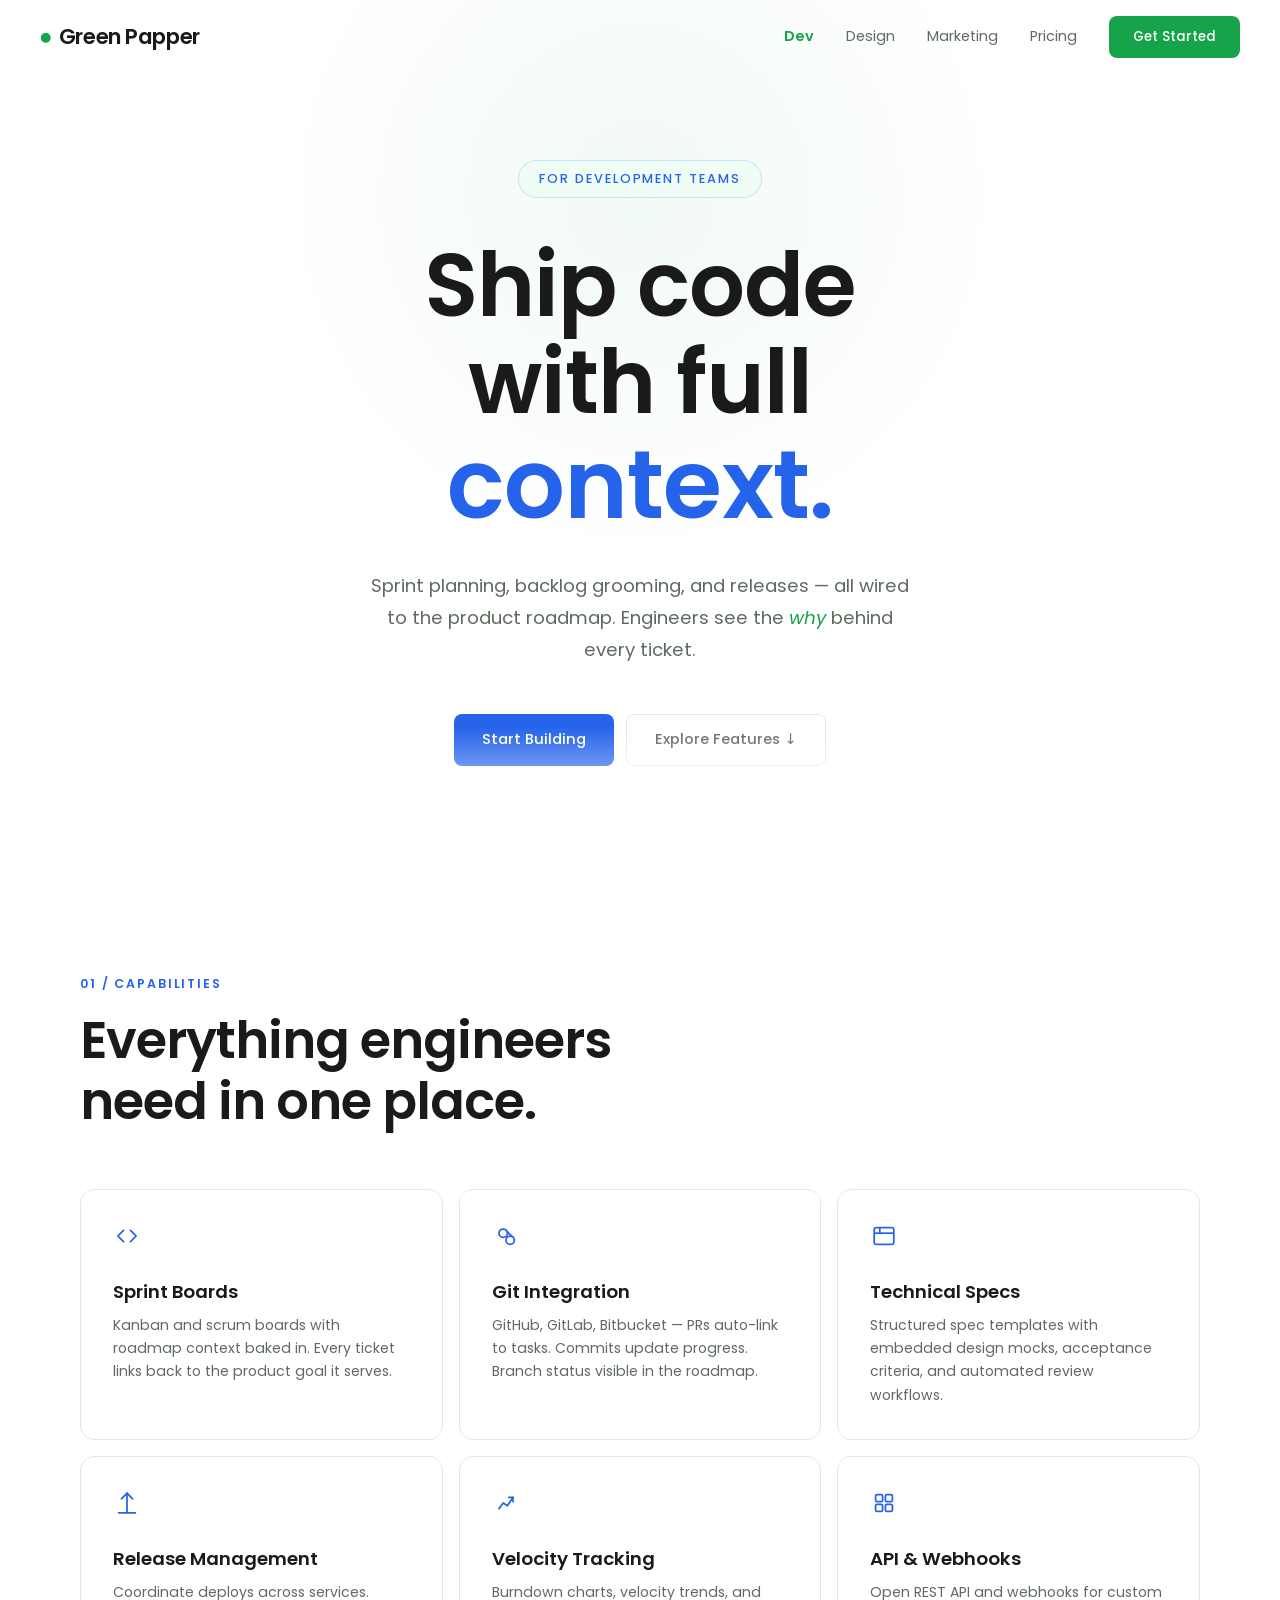
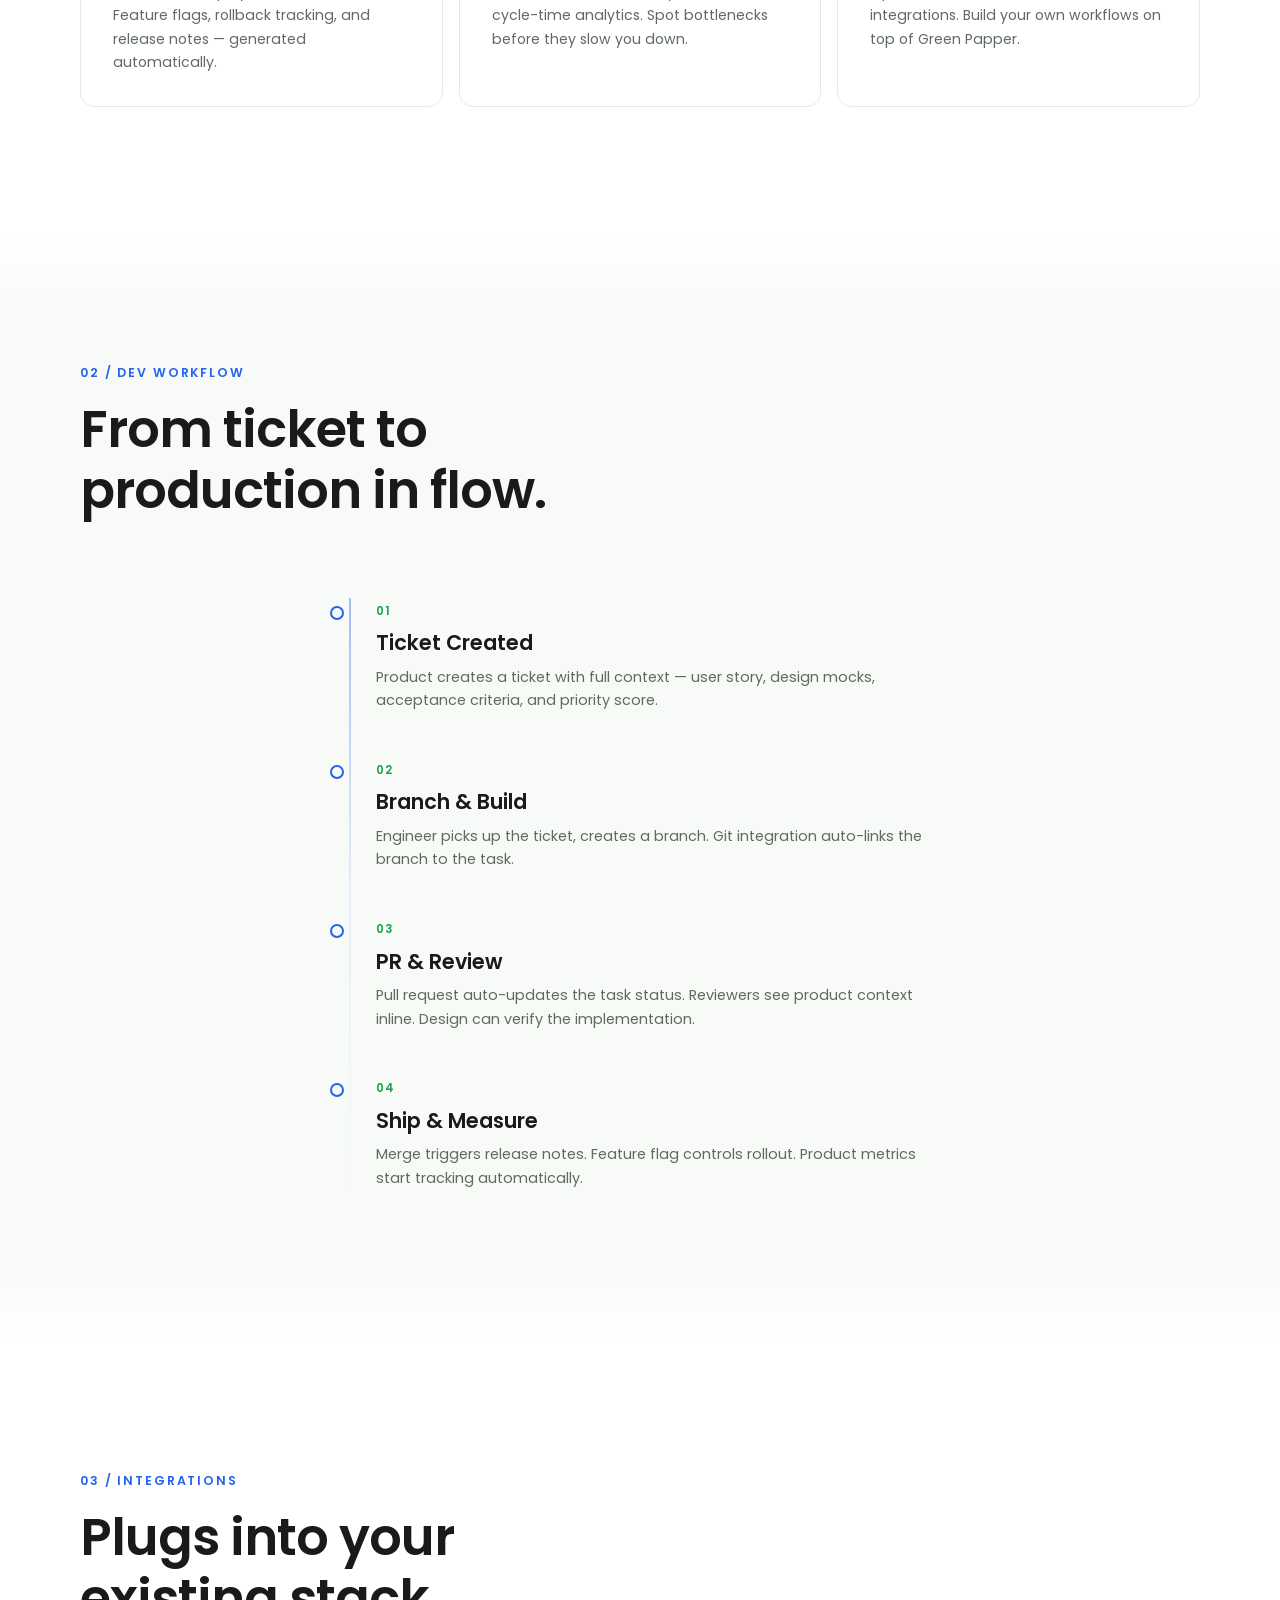
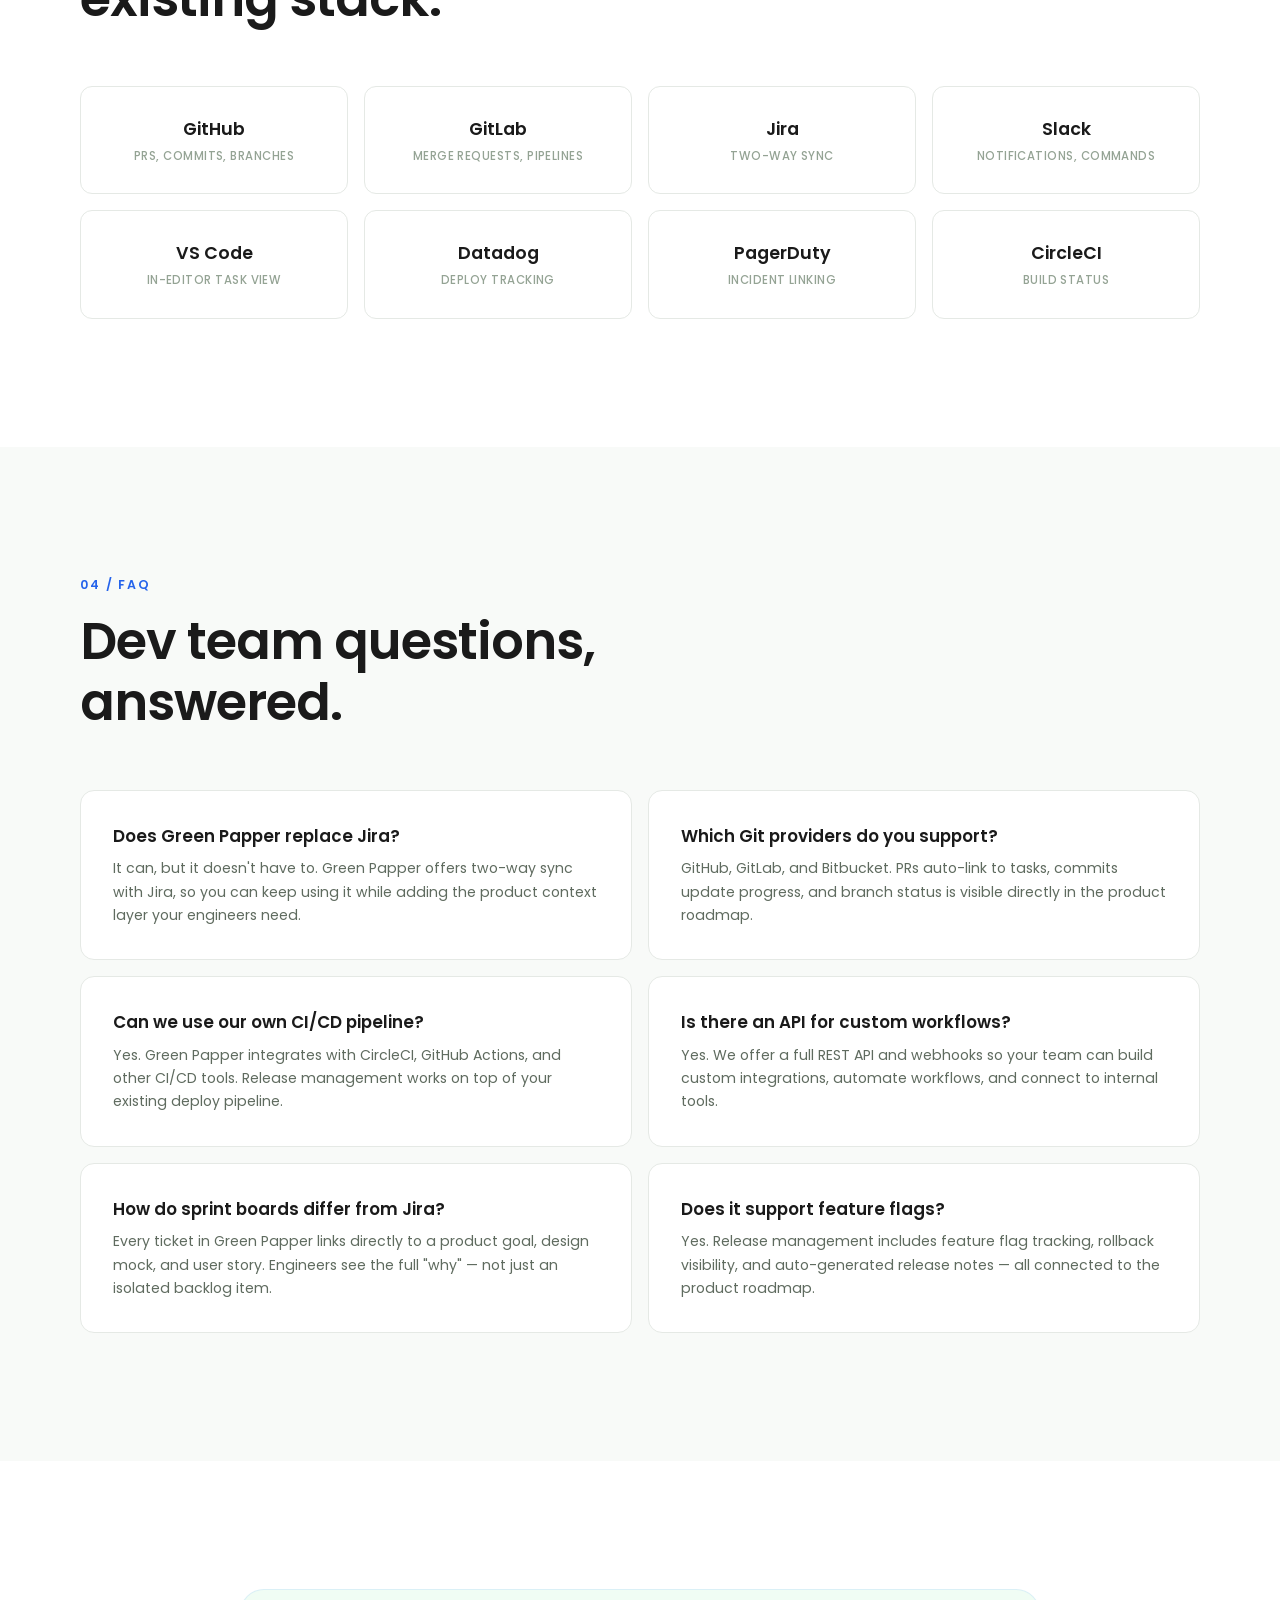
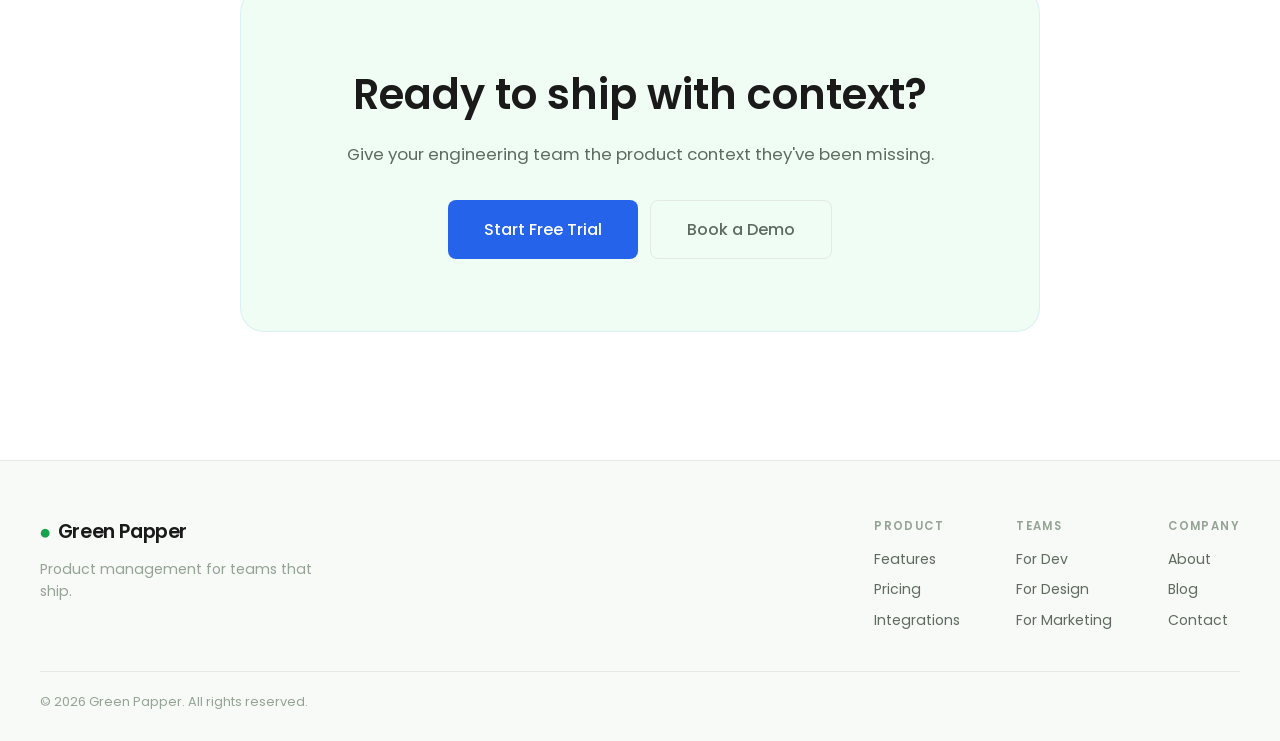
<file: dev.html>
<!DOCTYPE html>
<html lang="en">
<head>
  <meta charset="UTF-8">
  <meta name="viewport" content="width=device-width, initial-scale=1.0">
  <title>Green Papper — For Development Teams</title>
  <link rel="preconnect" href="https://fonts.googleapis.com">
  <link rel="preconnect" href="https://fonts.gstatic.com" crossorigin>
  <link href="https://fonts.googleapis.com/css2?family=Poppins:ital,wght@0,300;0,400;0,500;0,600;0,700;1,400;1,600&display=swap" rel="stylesheet">
  <link rel="stylesheet" href="styles.css">
  <link rel="stylesheet" href="pages.css">
</head>
<body>
  <div class="grain"></div>

  <!-- Navigation -->
  <nav class="nav">
    <div class="nav-inner">
      <a href="index.html" class="logo">
        <span class="logo-icon">&#9679;</span> Green Papper
      </a>
      <div class="nav-links">
        <a href="dev.html" class="nav-active">Dev</a>
        <a href="design.html">Design</a>
        <a href="marketing.html">Marketing</a>
        <a href="pricing.html">Pricing</a>
        <a href="#" class="nav-cta">Get Started</a>
      </div>
      <button class="mobile-menu" aria-label="Menu">
        <span></span><span></span>
      </button>
    </div>
  </nav>

  <!-- Hero -->
  <header class="hero page-hero">
    <div class="hero-badge" style="border-color: rgba(96, 165, 250, 0.3); color: var(--dev-color);">For Development Teams</div>
    <h1 class="hero-title">
      <span class="line line-1">Ship code</span>
      <span class="line line-2">with full</span>
      <span class="line line-3" style="color: var(--dev-color);">context.</span>
    </h1>
    <p class="hero-sub">
      Sprint planning, backlog grooming, and releases — all wired to the product roadmap.
      Engineers see the <em>why</em> behind every ticket.
    </p>
    <div class="hero-actions">
      <a href="#" class="btn btn-primary" style="background: var(--dev-color);">Start Building</a>
      <a href="#capabilities" class="btn btn-ghost">Explore Features &darr;</a>
    </div>
  </header>

  <!-- Capabilities Section -->
  <section class="pillars" id="capabilities">
    <div class="section-header">
      <span class="section-tag" style="color: var(--dev-color);">01 / Capabilities</span>
      <h2 class="section-title">Everything engineers<br>need in one place.</h2>
    </div>

    <div class="feature-grid" style="max-width: var(--content-max); margin: 0 auto; padding: 0 40px;">
      <div class="feature-card dev-accent">
        <div class="feature-icon" style="color: var(--dev-color);">
          <svg width="28" height="28" viewBox="0 0 40 40" fill="none">
            <path d="M15 12L7 20L15 28" stroke="currentColor" stroke-width="2.5" stroke-linecap="round" stroke-linejoin="round"/>
            <path d="M25 12L33 20L25 28" stroke="currentColor" stroke-width="2.5" stroke-linecap="round" stroke-linejoin="round"/>
          </svg>
        </div>
        <h4>Sprint Boards</h4>
        <p>Kanban and scrum boards with roadmap context baked in. Every ticket links back to the product goal it serves.</p>
      </div>
      <div class="feature-card dev-accent">
        <div class="feature-icon" style="color: var(--dev-color);">
          <svg width="28" height="28" viewBox="0 0 40 40" fill="none">
            <circle cx="16" cy="16" r="6" stroke="currentColor" stroke-width="2.5"/>
            <circle cx="26" cy="26" r="6" stroke="currentColor" stroke-width="2.5"/>
            <path d="M21 13L29 21" stroke="currentColor" stroke-width="2.5" stroke-linecap="round"/>
          </svg>
        </div>
        <h4>Git Integration</h4>
        <p>GitHub, GitLab, Bitbucket — PRs auto-link to tasks. Commits update progress. Branch status visible in the roadmap.</p>
      </div>
      <div class="feature-card dev-accent">
        <div class="feature-icon" style="color: var(--dev-color);">
          <svg width="28" height="28" viewBox="0 0 40 40" fill="none">
            <rect x="6" y="8" width="28" height="24" rx="3" stroke="currentColor" stroke-width="2.5"/>
            <path d="M6 16H34" stroke="currentColor" stroke-width="2.5"/>
            <path d="M14 8V16" stroke="currentColor" stroke-width="2.5"/>
          </svg>
        </div>
        <h4>Technical Specs</h4>
        <p>Structured spec templates with embedded design mocks, acceptance criteria, and automated review workflows.</p>
      </div>
      <div class="feature-card dev-accent">
        <div class="feature-icon" style="color: var(--dev-color);">
          <svg width="28" height="28" viewBox="0 0 40 40" fill="none">
            <path d="M20 6V34" stroke="currentColor" stroke-width="2.5" stroke-linecap="round"/>
            <path d="M12 14L20 6L28 14" stroke="currentColor" stroke-width="2.5" stroke-linecap="round" stroke-linejoin="round"/>
            <path d="M8 34H32" stroke="currentColor" stroke-width="2.5" stroke-linecap="round"/>
          </svg>
        </div>
        <h4>Release Management</h4>
        <p>Coordinate deploys across services. Feature flags, rollback tracking, and release notes — generated automatically.</p>
      </div>
      <div class="feature-card dev-accent">
        <div class="feature-icon" style="color: var(--dev-color);">
          <svg width="28" height="28" viewBox="0 0 40 40" fill="none">
            <path d="M10 28L16 20L22 24L30 12" stroke="currentColor" stroke-width="2.5" stroke-linecap="round" stroke-linejoin="round"/>
            <path d="M24 12H30V18" stroke="currentColor" stroke-width="2.5" stroke-linecap="round" stroke-linejoin="round"/>
          </svg>
        </div>
        <h4>Velocity Tracking</h4>
        <p>Burndown charts, velocity trends, and cycle-time analytics. Spot bottlenecks before they slow you down.</p>
      </div>
      <div class="feature-card dev-accent">
        <div class="feature-icon" style="color: var(--dev-color);">
          <svg width="28" height="28" viewBox="0 0 40 40" fill="none">
            <rect x="8" y="8" width="10" height="10" rx="2" stroke="currentColor" stroke-width="2.5"/>
            <rect x="22" y="8" width="10" height="10" rx="2" stroke="currentColor" stroke-width="2.5"/>
            <rect x="8" y="22" width="10" height="10" rx="2" stroke="currentColor" stroke-width="2.5"/>
            <rect x="22" y="22" width="10" height="10" rx="2" stroke="currentColor" stroke-width="2.5"/>
          </svg>
        </div>
        <h4>API & Webhooks</h4>
        <p>Open REST API and webhooks for custom integrations. Build your own workflows on top of Green Papper.</p>
      </div>
    </div>
  </section>

  <!-- Workflow Section -->
  <section class="workflow" id="dev-workflow">
    <div class="section-header">
      <span class="section-tag" style="color: var(--dev-color);">02 / Dev Workflow</span>
      <h2 class="section-title">From ticket to<br>production in flow.</h2>
    </div>

    <div class="workflow-track">
      <div class="workflow-line" style="background: linear-gradient(to bottom, var(--dev-color), rgba(96,165,250,0.3), transparent);"></div>
      <div class="workflow-step">
        <div class="step-dot" style="border-color: var(--dev-color);"></div>
        <div class="step-content">
          <span class="step-num">01</span>
          <h4>Ticket Created</h4>
          <p>Product creates a ticket with full context — user story, design mocks, acceptance criteria, and priority score.</p>
        </div>
      </div>
      <div class="workflow-step">
        <div class="step-dot" style="border-color: var(--dev-color);"></div>
        <div class="step-content">
          <span class="step-num">02</span>
          <h4>Branch & Build</h4>
          <p>Engineer picks up the ticket, creates a branch. Git integration auto-links the branch to the task.</p>
        </div>
      </div>
      <div class="workflow-step">
        <div class="step-dot" style="border-color: var(--dev-color);"></div>
        <div class="step-content">
          <span class="step-num">03</span>
          <h4>PR & Review</h4>
          <p>Pull request auto-updates the task status. Reviewers see product context inline. Design can verify the implementation.</p>
        </div>
      </div>
      <div class="workflow-step">
        <div class="step-dot" style="border-color: var(--dev-color);"></div>
        <div class="step-content">
          <span class="step-num">04</span>
          <h4>Ship & Measure</h4>
          <p>Merge triggers release notes. Feature flag controls rollout. Product metrics start tracking automatically.</p>
        </div>
      </div>
    </div>
  </section>

  <!-- Integrations Section -->
  <section class="features" id="integrations">
    <div class="section-header">
      <span class="section-tag" style="color: var(--dev-color);">03 / Integrations</span>
      <h2 class="section-title">Plugs into your<br>existing stack.</h2>
    </div>

    <div class="integration-grid">
      <div class="integration-item">
        <div class="integration-name">GitHub</div>
        <div class="integration-desc">PRs, commits, branches</div>
      </div>
      <div class="integration-item">
        <div class="integration-name">GitLab</div>
        <div class="integration-desc">Merge requests, pipelines</div>
      </div>
      <div class="integration-item">
        <div class="integration-name">Jira</div>
        <div class="integration-desc">Two-way sync</div>
      </div>
      <div class="integration-item">
        <div class="integration-name">Slack</div>
        <div class="integration-desc">Notifications, commands</div>
      </div>
      <div class="integration-item">
        <div class="integration-name">VS Code</div>
        <div class="integration-desc">In-editor task view</div>
      </div>
      <div class="integration-item">
        <div class="integration-name">Datadog</div>
        <div class="integration-desc">Deploy tracking</div>
      </div>
      <div class="integration-item">
        <div class="integration-name">PagerDuty</div>
        <div class="integration-desc">Incident linking</div>
      </div>
      <div class="integration-item">
        <div class="integration-name">CircleCI</div>
        <div class="integration-desc">Build status</div>
      </div>
    </div>
  </section>

  <!-- FAQ Section -->
  <section class="faq-section" id="faq">
    <div class="section-header">
      <span class="section-tag" style="color: var(--dev-color);">04 / FAQ</span>
      <h2 class="section-title">Dev team questions,<br>answered.</h2>
    </div>
    <div class="faq-grid">
      <div class="faq-card">
        <h4>Does Green Papper replace Jira?</h4>
        <p>It can, but it doesn't have to. Green Papper offers two-way sync with Jira, so you can keep using it while adding the product context layer your engineers need.</p>
      </div>
      <div class="faq-card">
        <h4>Which Git providers do you support?</h4>
        <p>GitHub, GitLab, and Bitbucket. PRs auto-link to tasks, commits update progress, and branch status is visible directly in the product roadmap.</p>
      </div>
      <div class="faq-card">
        <h4>Can we use our own CI/CD pipeline?</h4>
        <p>Yes. Green Papper integrates with CircleCI, GitHub Actions, and other CI/CD tools. Release management works on top of your existing deploy pipeline.</p>
      </div>
      <div class="faq-card">
        <h4>Is there an API for custom workflows?</h4>
        <p>Yes. We offer a full REST API and webhooks so your team can build custom integrations, automate workflows, and connect to internal tools.</p>
      </div>
      <div class="faq-card">
        <h4>How do sprint boards differ from Jira?</h4>
        <p>Every ticket in Green Papper links directly to a product goal, design mock, and user story. Engineers see the full "why" — not just an isolated backlog item.</p>
      </div>
      <div class="faq-card">
        <h4>Does it support feature flags?</h4>
        <p>Yes. Release management includes feature flag tracking, rollback visibility, and auto-generated release notes — all connected to the product roadmap.</p>
      </div>
    </div>
  </section>

  <!-- CTA -->
  <section class="cta-section">
    <div class="cta-inner" style="border-color: rgba(96, 165, 250, 0.15);">
      <h2>Ready to ship with context?</h2>
      <p>Give your engineering team the product context they've been missing.</p>
      <div class="cta-actions">
        <a href="#" class="btn btn-primary btn-lg" style="background: var(--dev-color);">Start Free Trial</a>
        <a href="#" class="btn btn-ghost btn-lg">Book a Demo</a>
      </div>
    </div>
  </section>

  <!-- Footer -->
  <footer class="footer">
    <div class="footer-inner">
      <div class="footer-brand">
        <span class="logo"><span class="logo-icon">&#9679;</span> Green Papper</span>
        <p>Product management for teams that ship.</p>
      </div>
      <div class="footer-links">
        <div class="footer-col">
          <h5>Product</h5>
          <a href="index.html#features">Features</a>
          <a href="pricing.html">Pricing</a>
          <a href="integrations.html">Integrations</a>
        </div>
        <div class="footer-col">
          <h5>Teams</h5>
          <a href="dev.html">For Dev</a>
          <a href="design.html">For Design</a>
          <a href="marketing.html">For Marketing</a>
        </div>
        <div class="footer-col">
          <h5>Company</h5>
          <a href="about.html">About</a>
          <a href="blog.html">Blog</a>
          <a href="contact.html">Contact</a>
        </div>
      </div>
    </div>
    <div class="footer-bottom">
      <p>&copy; 2026 Green Papper. All rights reserved.</p>
    </div>
  </footer>

  <script src="script.js"></script>
</body>
</html>
</file>
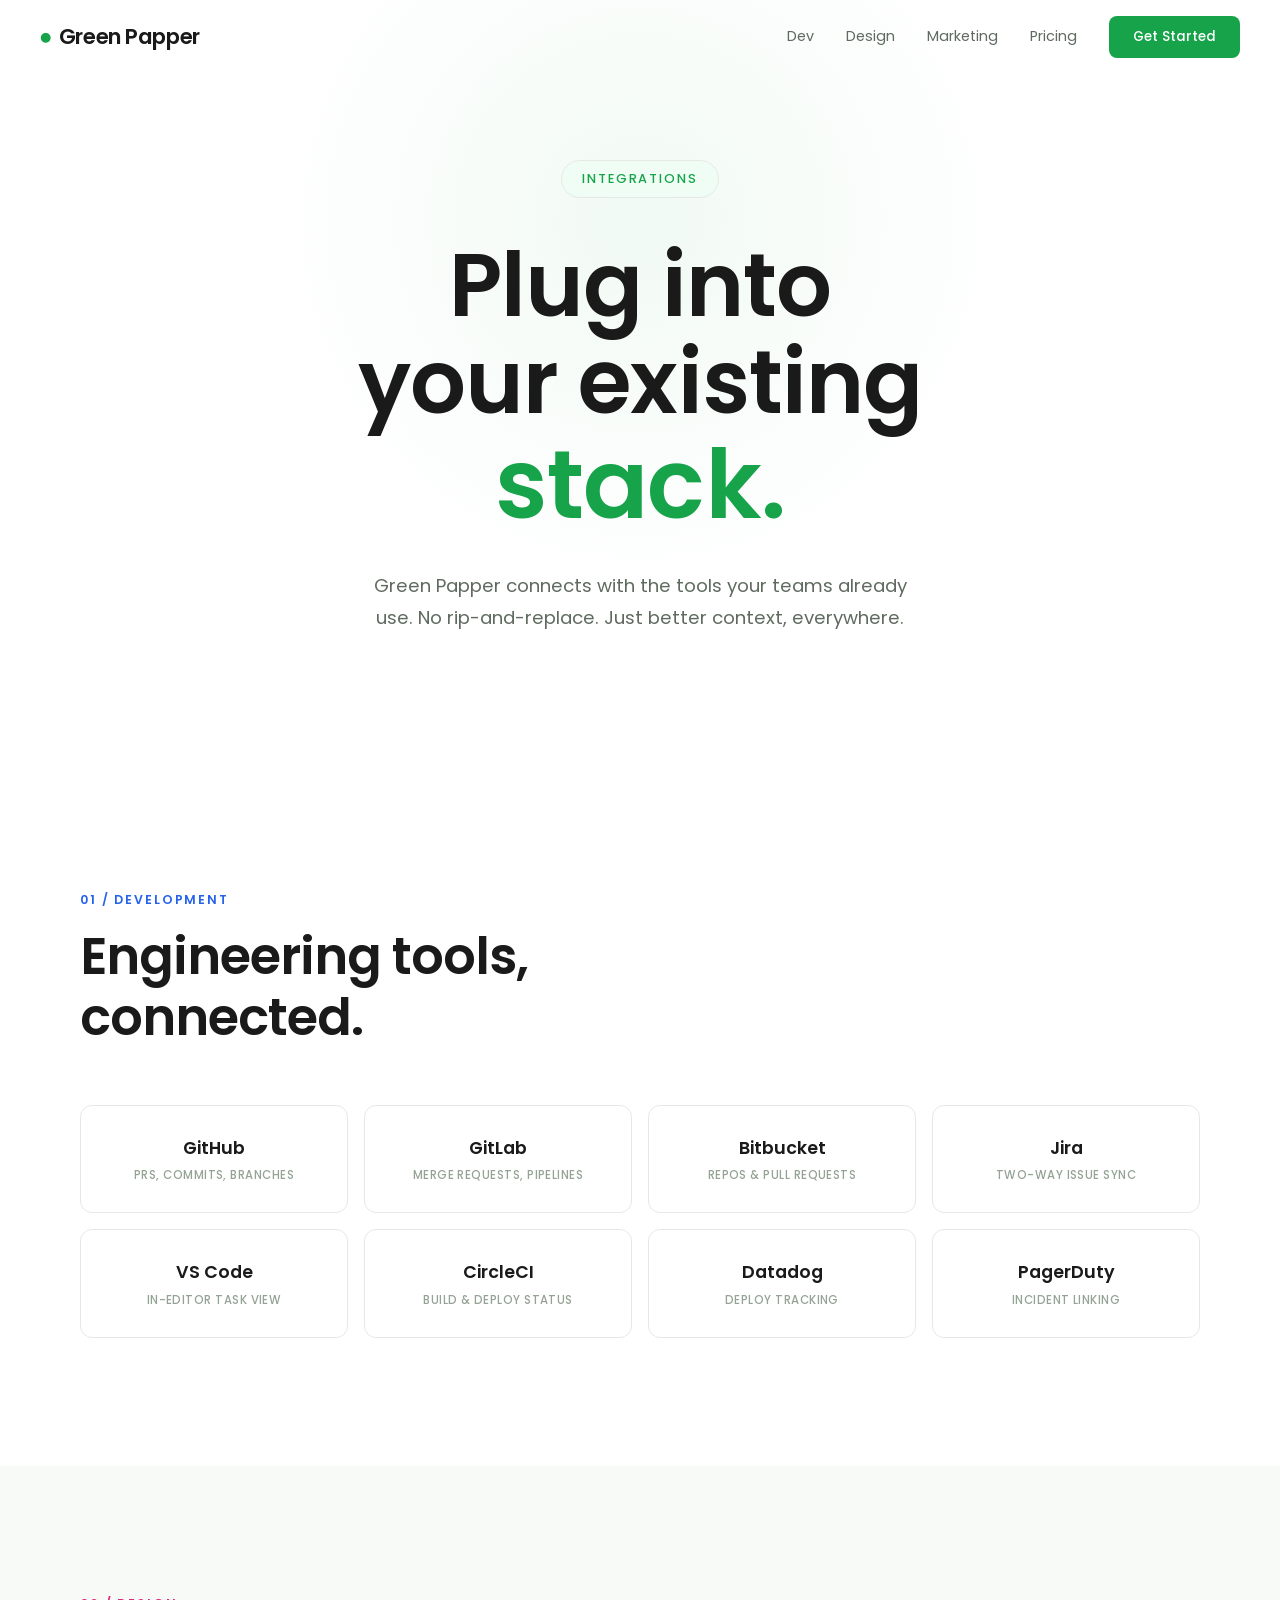
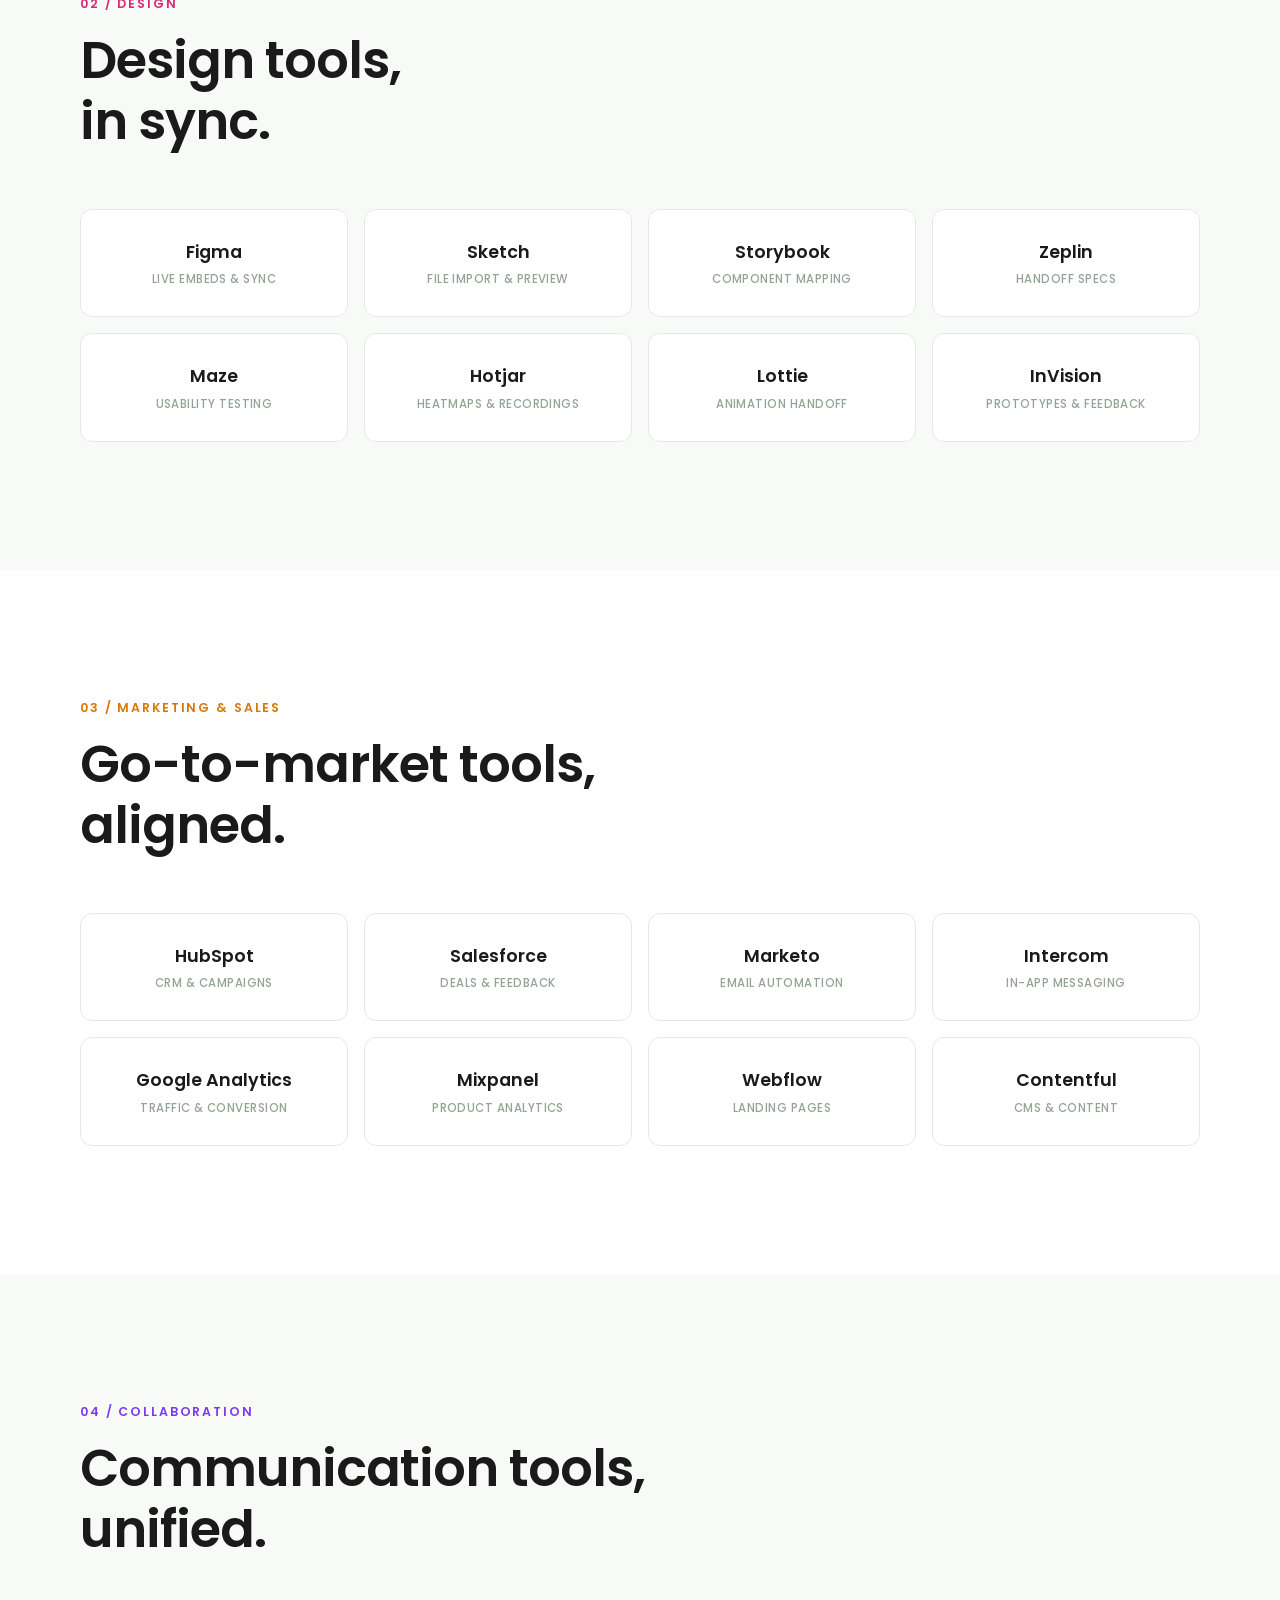
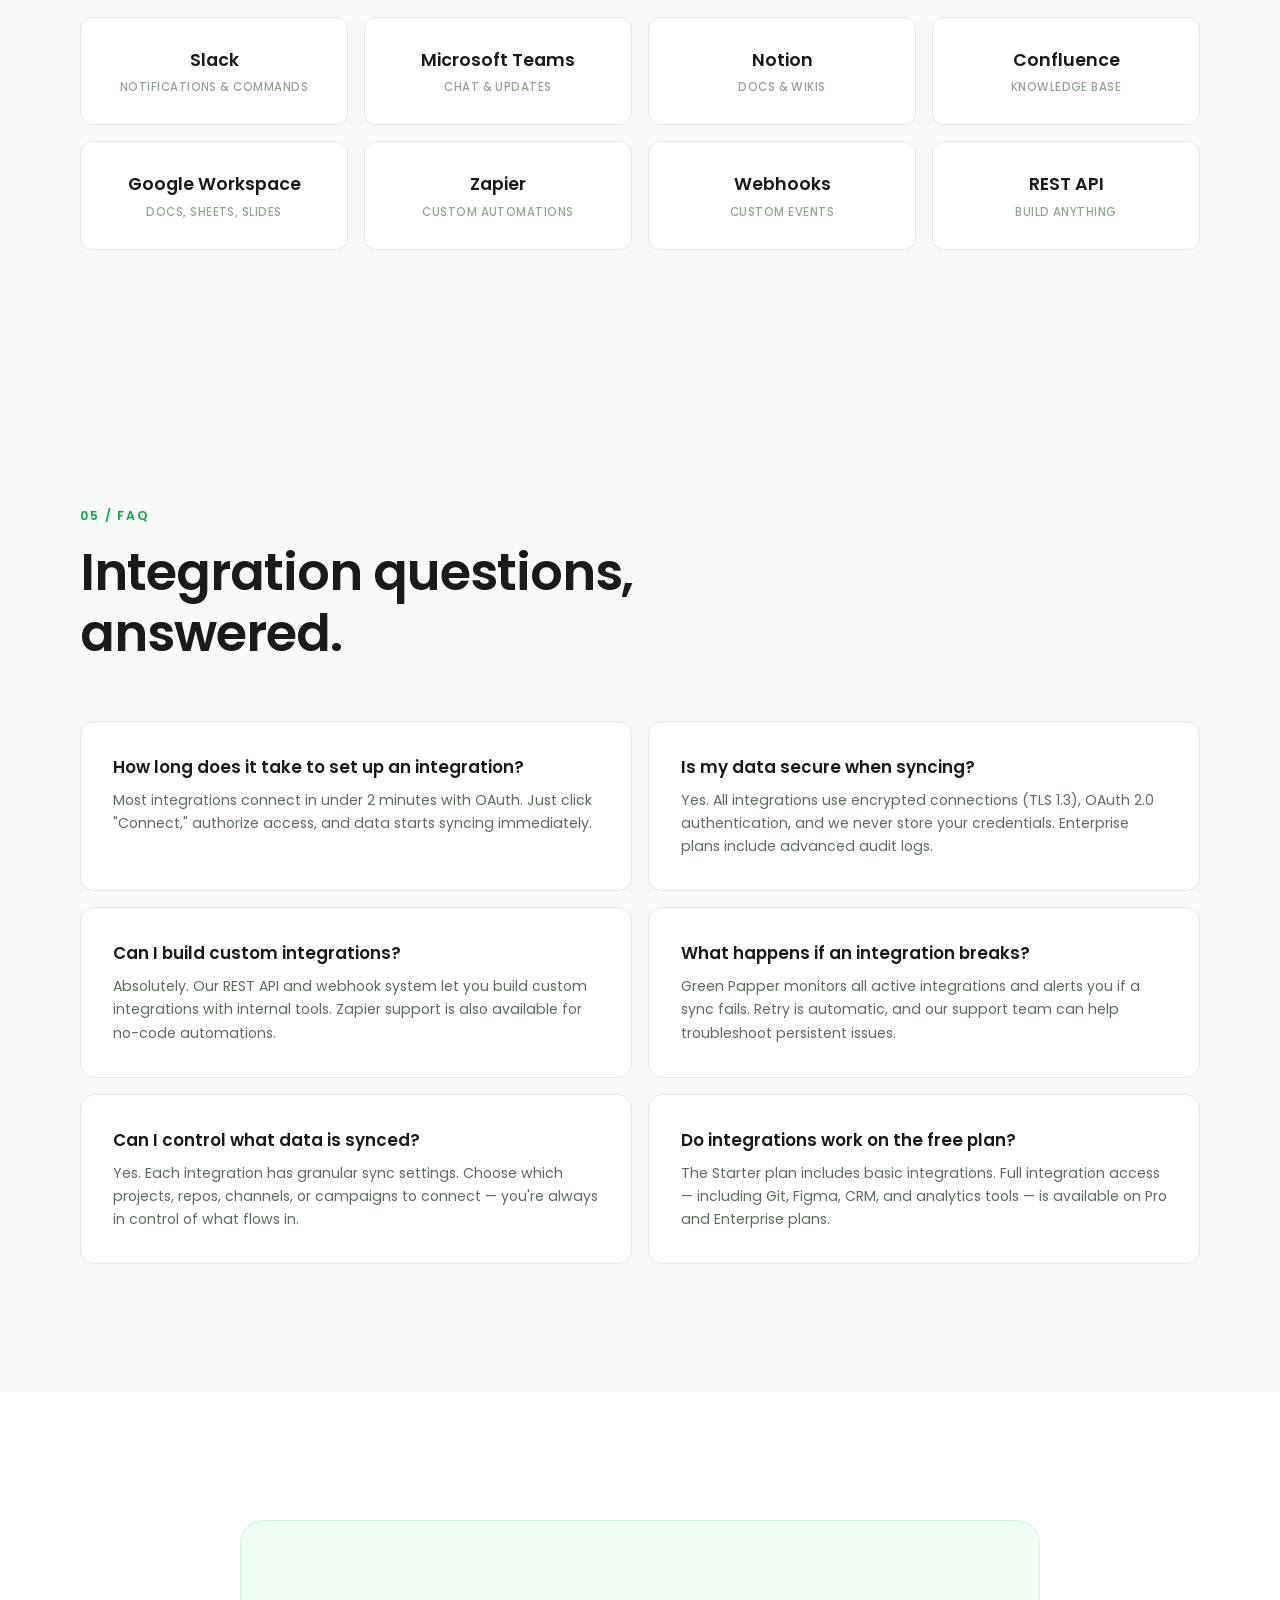
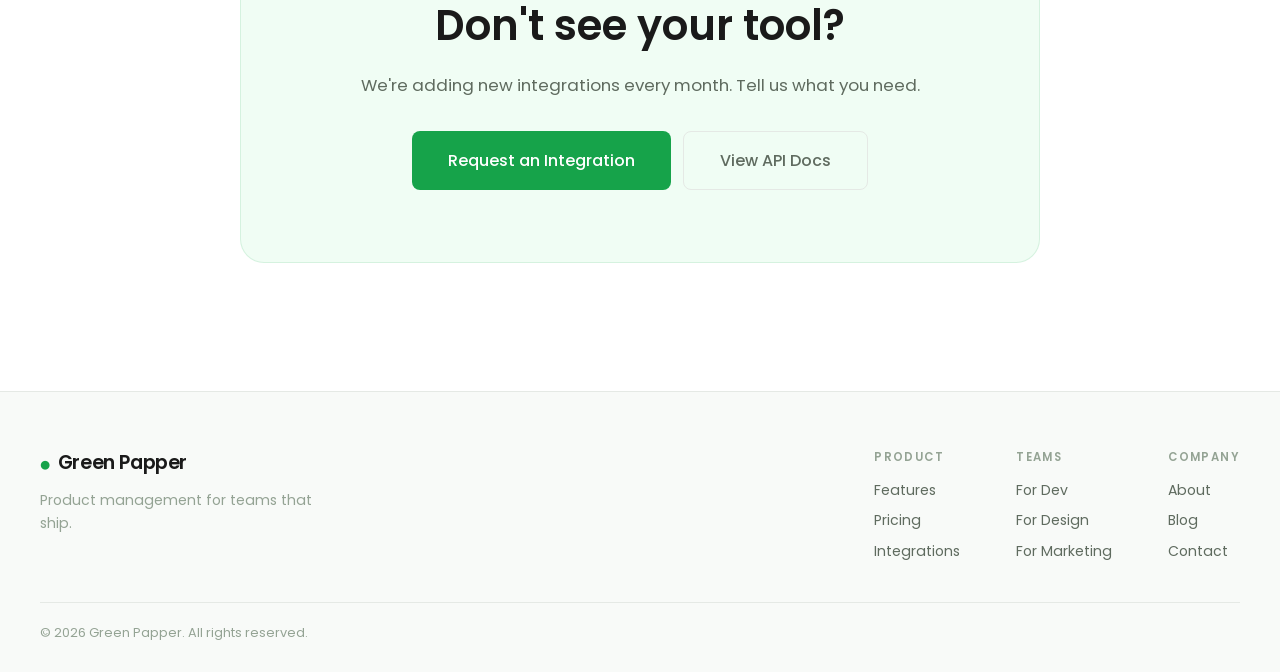
<file: integrations.html>
<!DOCTYPE html>
<html lang="en">
<head>
  <meta charset="UTF-8">
  <meta name="viewport" content="width=device-width, initial-scale=1.0">
  <title>Green Papper — Integrations</title>
  <link rel="preconnect" href="https://fonts.googleapis.com">
  <link rel="preconnect" href="https://fonts.gstatic.com" crossorigin>
  <link href="https://fonts.googleapis.com/css2?family=Poppins:ital,wght@0,300;0,400;0,500;0,600;0,700;1,400;1,600&display=swap" rel="stylesheet">
  <link rel="stylesheet" href="styles.css">
  <link rel="stylesheet" href="pages.css">
</head>
<body>
  <div class="grain"></div>

  <!-- Navigation -->
  <nav class="nav">
    <div class="nav-inner">
      <a href="index.html" class="logo">
        <span class="logo-icon">&#9679;</span> Green Papper
      </a>
      <div class="nav-links">
        <a href="dev.html">Dev</a>
        <a href="design.html">Design</a>
        <a href="marketing.html">Marketing</a>
        <a href="pricing.html">Pricing</a>
        <a href="#" class="nav-cta">Get Started</a>
      </div>
      <button class="mobile-menu" aria-label="Menu">
        <span></span><span></span>
      </button>
    </div>
  </nav>

  <!-- Hero -->
  <header class="hero page-hero" style="min-height: 60vh;">
    <div class="hero-badge">Integrations</div>
    <h1 class="hero-title">
      <span class="line line-1">Plug into</span>
      <span class="line line-2">your existing</span>
      <span class="line line-3">stack.</span>
    </h1>
    <p class="hero-sub">
      Green Papper connects with the tools your teams already use.
      No rip-and-replace. Just better context, everywhere.
    </p>
  </header>

  <!-- Development Tools -->
  <section class="features" id="dev-integrations">
    <div class="section-header">
      <span class="section-tag" style="color: var(--dev-color);">01 / Development</span>
      <h2 class="section-title">Engineering tools,<br>connected.</h2>
    </div>

    <div class="integration-grid">
      <div class="integration-item">
        <div class="integration-name">GitHub</div>
        <div class="integration-desc">PRs, commits, branches</div>
      </div>
      <div class="integration-item">
        <div class="integration-name">GitLab</div>
        <div class="integration-desc">Merge requests, pipelines</div>
      </div>
      <div class="integration-item">
        <div class="integration-name">Bitbucket</div>
        <div class="integration-desc">Repos & pull requests</div>
      </div>
      <div class="integration-item">
        <div class="integration-name">Jira</div>
        <div class="integration-desc">Two-way issue sync</div>
      </div>
      <div class="integration-item">
        <div class="integration-name">VS Code</div>
        <div class="integration-desc">In-editor task view</div>
      </div>
      <div class="integration-item">
        <div class="integration-name">CircleCI</div>
        <div class="integration-desc">Build & deploy status</div>
      </div>
      <div class="integration-item">
        <div class="integration-name">Datadog</div>
        <div class="integration-desc">Deploy tracking</div>
      </div>
      <div class="integration-item">
        <div class="integration-name">PagerDuty</div>
        <div class="integration-desc">Incident linking</div>
      </div>
    </div>
  </section>

  <!-- Design Tools -->
  <section class="features" style="background: var(--bg-elevated); position: relative;">
    <div class="section-header">
      <span class="section-tag" style="color: var(--design-color);">02 / Design</span>
      <h2 class="section-title">Design tools,<br>in sync.</h2>
    </div>

    <div class="integration-grid">
      <div class="integration-item">
        <div class="integration-name">Figma</div>
        <div class="integration-desc">Live embeds & sync</div>
      </div>
      <div class="integration-item">
        <div class="integration-name">Sketch</div>
        <div class="integration-desc">File import & preview</div>
      </div>
      <div class="integration-item">
        <div class="integration-name">Storybook</div>
        <div class="integration-desc">Component mapping</div>
      </div>
      <div class="integration-item">
        <div class="integration-name">Zeplin</div>
        <div class="integration-desc">Handoff specs</div>
      </div>
      <div class="integration-item">
        <div class="integration-name">Maze</div>
        <div class="integration-desc">Usability testing</div>
      </div>
      <div class="integration-item">
        <div class="integration-name">Hotjar</div>
        <div class="integration-desc">Heatmaps & recordings</div>
      </div>
      <div class="integration-item">
        <div class="integration-name">Lottie</div>
        <div class="integration-desc">Animation handoff</div>
      </div>
      <div class="integration-item">
        <div class="integration-name">InVision</div>
        <div class="integration-desc">Prototypes & feedback</div>
      </div>
    </div>
  </section>

  <!-- Marketing & Sales Tools -->
  <section class="features">
    <div class="section-header">
      <span class="section-tag" style="color: var(--sales-color);">03 / Marketing & Sales</span>
      <h2 class="section-title">Go-to-market tools,<br>aligned.</h2>
    </div>

    <div class="integration-grid">
      <div class="integration-item">
        <div class="integration-name">HubSpot</div>
        <div class="integration-desc">CRM & campaigns</div>
      </div>
      <div class="integration-item">
        <div class="integration-name">Salesforce</div>
        <div class="integration-desc">Deals & feedback</div>
      </div>
      <div class="integration-item">
        <div class="integration-name">Marketo</div>
        <div class="integration-desc">Email automation</div>
      </div>
      <div class="integration-item">
        <div class="integration-name">Intercom</div>
        <div class="integration-desc">In-app messaging</div>
      </div>
      <div class="integration-item">
        <div class="integration-name">Google Analytics</div>
        <div class="integration-desc">Traffic & conversion</div>
      </div>
      <div class="integration-item">
        <div class="integration-name">Mixpanel</div>
        <div class="integration-desc">Product analytics</div>
      </div>
      <div class="integration-item">
        <div class="integration-name">Webflow</div>
        <div class="integration-desc">Landing pages</div>
      </div>
      <div class="integration-item">
        <div class="integration-name">Contentful</div>
        <div class="integration-desc">CMS & content</div>
      </div>
    </div>
  </section>

  <!-- Collaboration Tools -->
  <section class="features" style="background: var(--bg-elevated); position: relative;">
    <div class="section-header">
      <span class="section-tag" style="color: var(--stake-color);">04 / Collaboration</span>
      <h2 class="section-title">Communication tools,<br>unified.</h2>
    </div>

    <div class="integration-grid">
      <div class="integration-item">
        <div class="integration-name">Slack</div>
        <div class="integration-desc">Notifications & commands</div>
      </div>
      <div class="integration-item">
        <div class="integration-name">Microsoft Teams</div>
        <div class="integration-desc">Chat & updates</div>
      </div>
      <div class="integration-item">
        <div class="integration-name">Notion</div>
        <div class="integration-desc">Docs & wikis</div>
      </div>
      <div class="integration-item">
        <div class="integration-name">Confluence</div>
        <div class="integration-desc">Knowledge base</div>
      </div>
      <div class="integration-item">
        <div class="integration-name">Google Workspace</div>
        <div class="integration-desc">Docs, Sheets, Slides</div>
      </div>
      <div class="integration-item">
        <div class="integration-name">Zapier</div>
        <div class="integration-desc">Custom automations</div>
      </div>
      <div class="integration-item">
        <div class="integration-name">Webhooks</div>
        <div class="integration-desc">Custom events</div>
      </div>
      <div class="integration-item">
        <div class="integration-name">REST API</div>
        <div class="integration-desc">Build anything</div>
      </div>
    </div>
  </section>

  <!-- FAQ Section -->
  <section class="faq-section" id="faq">
    <div class="section-header">
      <span class="section-tag">05 / FAQ</span>
      <h2 class="section-title">Integration questions,<br>answered.</h2>
    </div>
    <div class="faq-grid">
      <div class="faq-card">
        <h4>How long does it take to set up an integration?</h4>
        <p>Most integrations connect in under 2 minutes with OAuth. Just click "Connect," authorize access, and data starts syncing immediately.</p>
      </div>
      <div class="faq-card">
        <h4>Is my data secure when syncing?</h4>
        <p>Yes. All integrations use encrypted connections (TLS 1.3), OAuth 2.0 authentication, and we never store your credentials. Enterprise plans include advanced audit logs.</p>
      </div>
      <div class="faq-card">
        <h4>Can I build custom integrations?</h4>
        <p>Absolutely. Our REST API and webhook system let you build custom integrations with internal tools. Zapier support is also available for no-code automations.</p>
      </div>
      <div class="faq-card">
        <h4>What happens if an integration breaks?</h4>
        <p>Green Papper monitors all active integrations and alerts you if a sync fails. Retry is automatic, and our support team can help troubleshoot persistent issues.</p>
      </div>
      <div class="faq-card">
        <h4>Can I control what data is synced?</h4>
        <p>Yes. Each integration has granular sync settings. Choose which projects, repos, channels, or campaigns to connect — you're always in control of what flows in.</p>
      </div>
      <div class="faq-card">
        <h4>Do integrations work on the free plan?</h4>
        <p>The Starter plan includes basic integrations. Full integration access — including Git, Figma, CRM, and analytics tools — is available on Pro and Enterprise plans.</p>
      </div>
    </div>
  </section>

  <!-- CTA -->
  <section class="cta-section">
    <div class="cta-inner">
      <h2>Don't see your tool?</h2>
      <p>We're adding new integrations every month. Tell us what you need.</p>
      <div class="cta-actions">
        <a href="contact.html" class="btn btn-primary btn-lg">Request an Integration</a>
        <a href="#" class="btn btn-ghost btn-lg">View API Docs</a>
      </div>
    </div>
  </section>

  <!-- Footer -->
  <footer class="footer">
    <div class="footer-inner">
      <div class="footer-brand">
        <span class="logo"><span class="logo-icon">&#9679;</span> Green Papper</span>
        <p>Product management for teams that ship.</p>
      </div>
      <div class="footer-links">
        <div class="footer-col">
          <h5>Product</h5>
          <a href="index.html#features">Features</a>
          <a href="pricing.html">Pricing</a>
          <a href="integrations.html">Integrations</a>
        </div>
        <div class="footer-col">
          <h5>Teams</h5>
          <a href="dev.html">For Dev</a>
          <a href="design.html">For Design</a>
          <a href="marketing.html">For Marketing</a>
        </div>
        <div class="footer-col">
          <h5>Company</h5>
          <a href="about.html">About</a>
          <a href="blog.html">Blog</a>
          <a href="contact.html">Contact</a>
        </div>
      </div>
    </div>
    <div class="footer-bottom">
      <p>&copy; 2026 Green Papper. All rights reserved.</p>
    </div>
  </footer>

  <script src="script.js"></script>
</body>
</html>
</file>
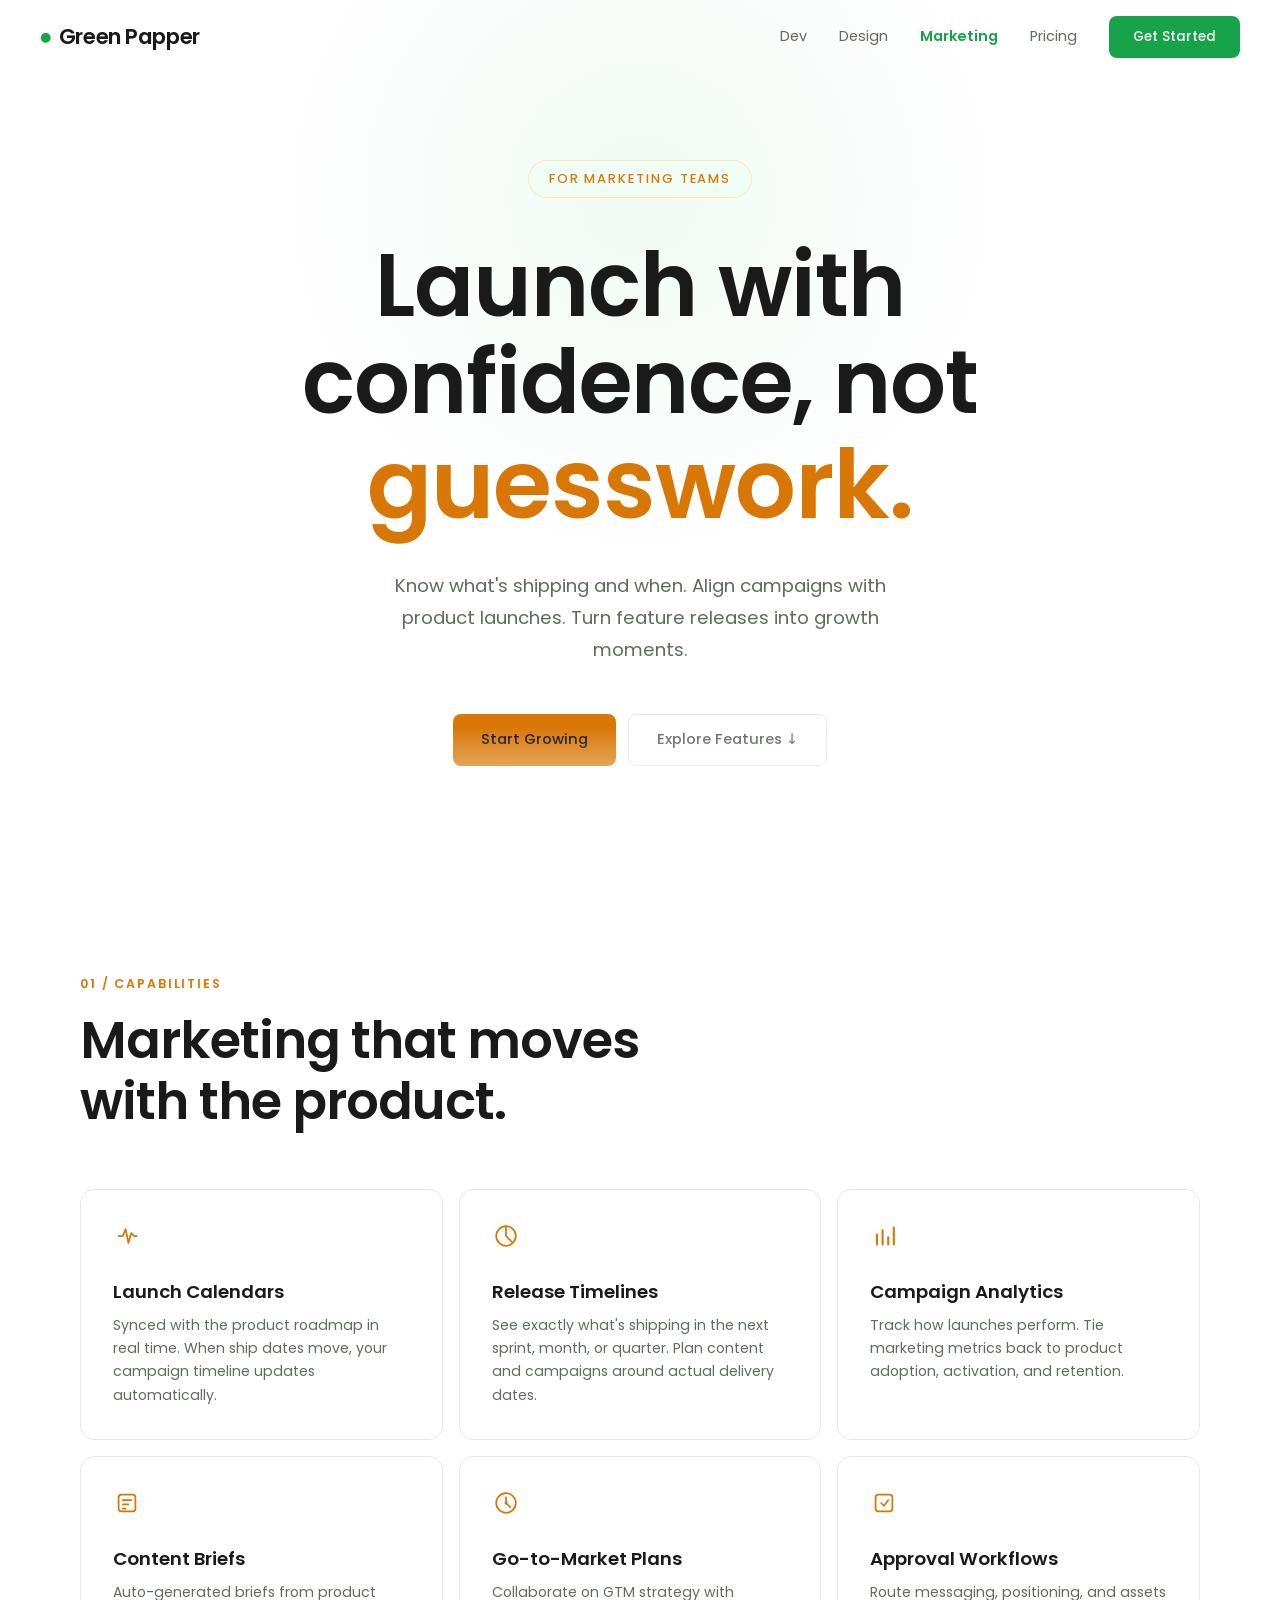
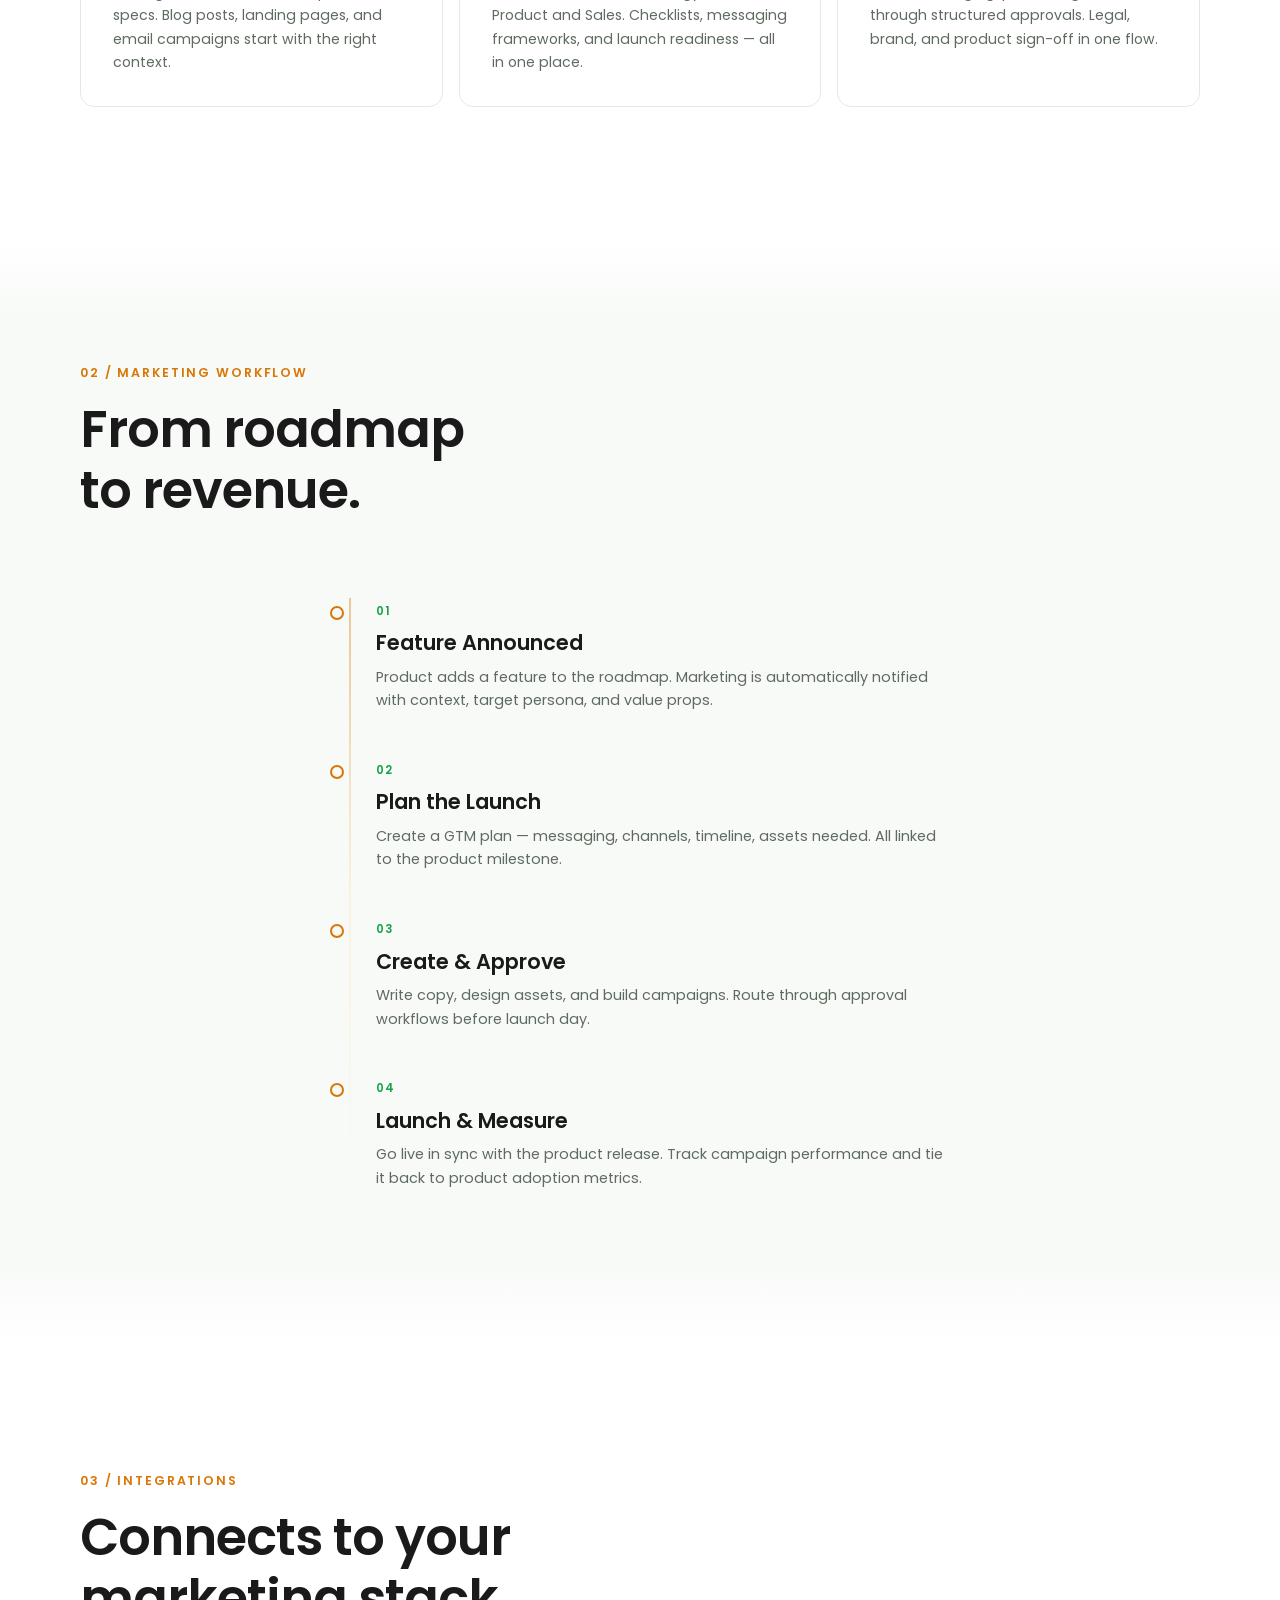
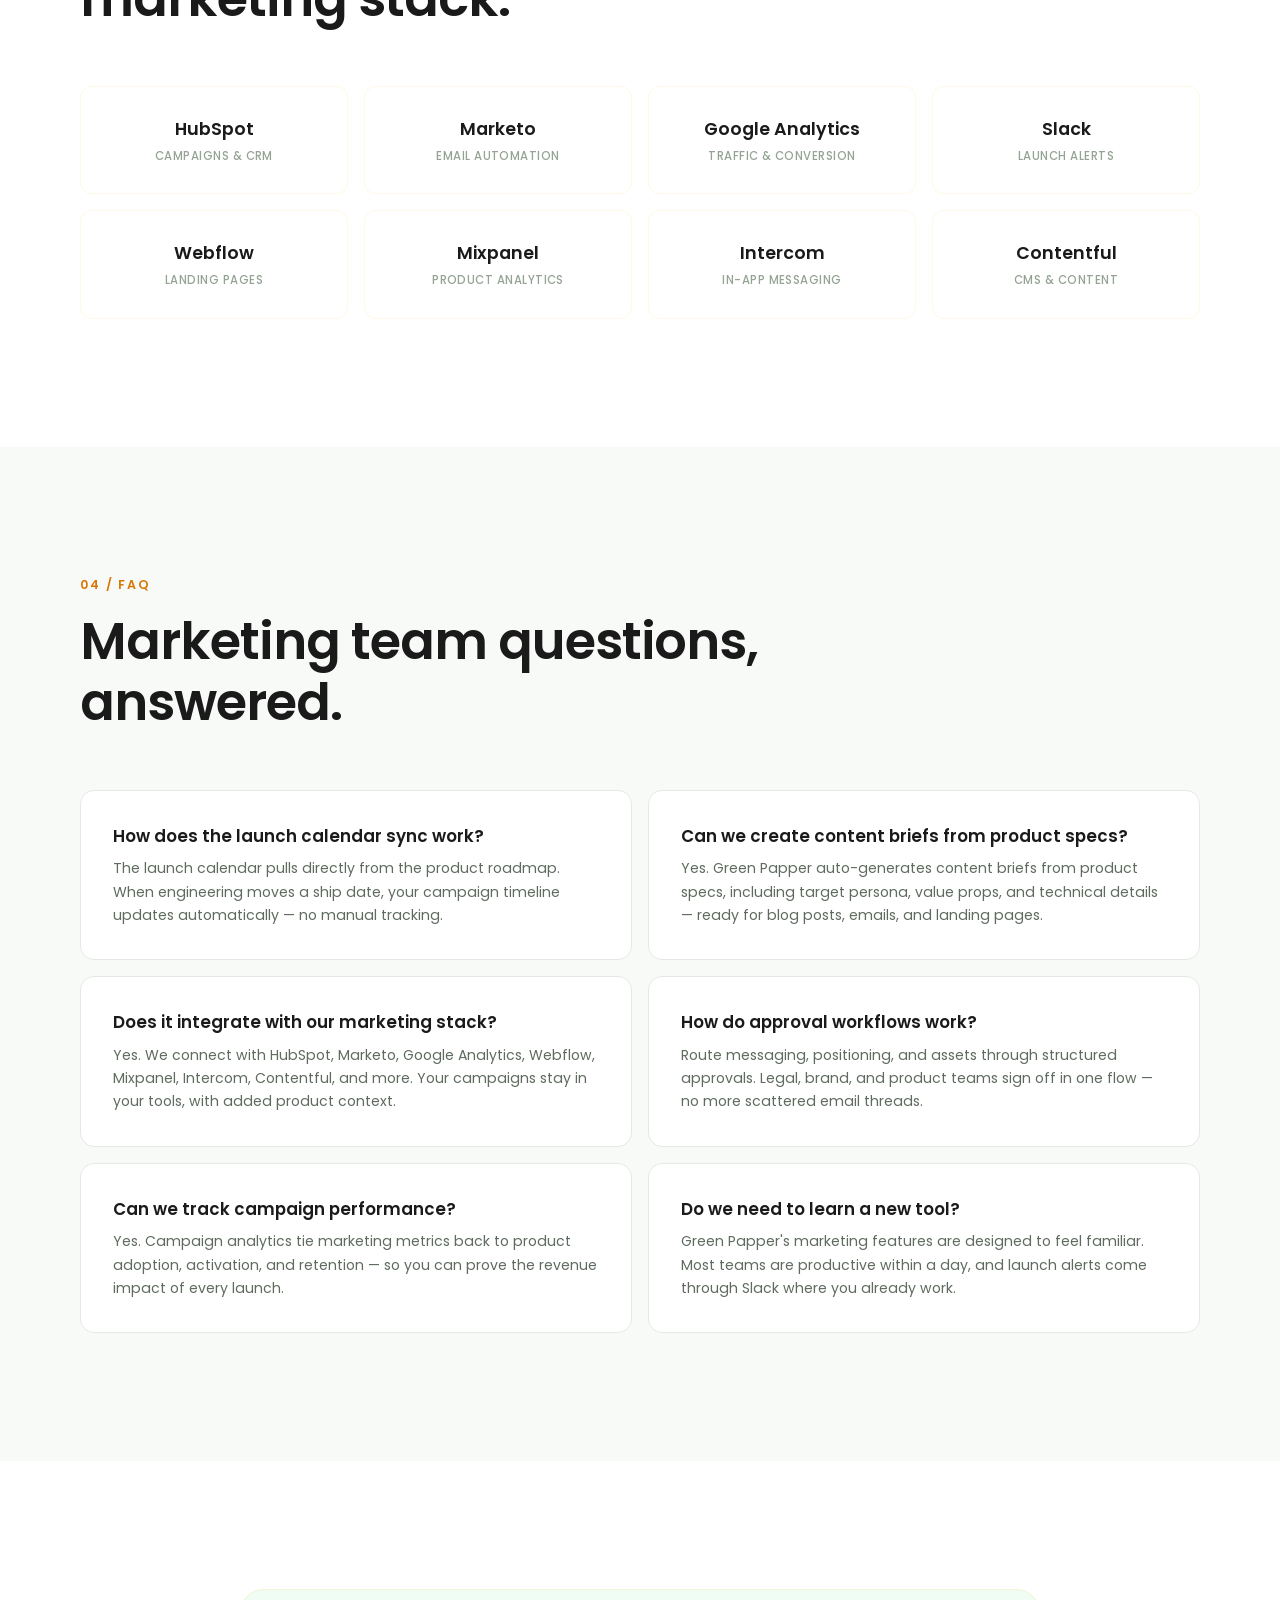
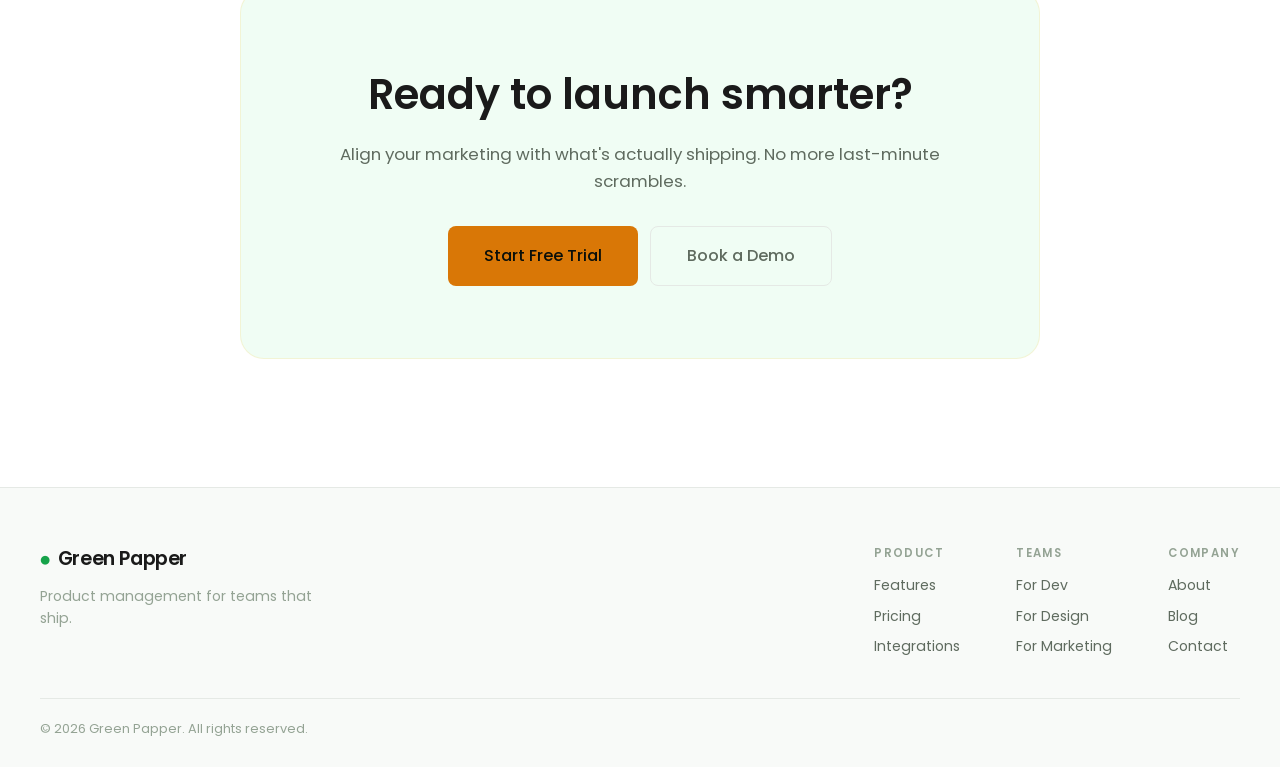
<file: marketing.html>
<!DOCTYPE html>
<html lang="en">
<head>
  <meta charset="UTF-8">
  <meta name="viewport" content="width=device-width, initial-scale=1.0">
  <title>Green Papper — For Marketing Teams</title>
  <link rel="preconnect" href="https://fonts.googleapis.com">
  <link rel="preconnect" href="https://fonts.gstatic.com" crossorigin>
  <link href="https://fonts.googleapis.com/css2?family=Poppins:ital,wght@0,300;0,400;0,500;0,600;0,700;1,400;1,600&display=swap" rel="stylesheet">
  <link rel="stylesheet" href="styles.css">
  <link rel="stylesheet" href="pages.css">
</head>
<body>
  <div class="grain"></div>

  <!-- Navigation -->
  <nav class="nav">
    <div class="nav-inner">
      <a href="index.html" class="logo">
        <span class="logo-icon">&#9679;</span> Green Papper
      </a>
      <div class="nav-links">
        <a href="dev.html">Dev</a>
        <a href="design.html">Design</a>
        <a href="marketing.html" class="nav-active">Marketing</a>
        <a href="pricing.html">Pricing</a>
        <a href="#" class="nav-cta">Get Started</a>
      </div>
      <button class="mobile-menu" aria-label="Menu">
        <span></span><span></span>
      </button>
    </div>
  </nav>

  <!-- Hero -->
  <header class="hero page-hero">
    <div class="hero-badge" style="border-color: rgba(251, 191, 36, 0.3); color: var(--sales-color);">For Marketing Teams</div>
    <h1 class="hero-title">
      <span class="line line-1">Launch with</span>
      <span class="line line-2">confidence, not</span>
      <span class="line line-3" style="color: var(--sales-color);">guesswork.</span>
    </h1>
    <p class="hero-sub">
      Know what's shipping and when. Align campaigns with product launches.
      Turn feature releases into growth moments.
    </p>
    <div class="hero-actions">
      <a href="#" class="btn btn-primary" style="background: var(--sales-color); color: #0a0f0a;">Start Growing</a>
      <a href="#capabilities" class="btn btn-ghost">Explore Features &darr;</a>
    </div>
  </header>

  <!-- Capabilities Section -->
  <section class="pillars" id="capabilities">
    <div class="section-header">
      <span class="section-tag" style="color: var(--sales-color);">01 / Capabilities</span>
      <h2 class="section-title">Marketing that moves<br>with the product.</h2>
    </div>

    <div class="feature-grid" style="max-width: var(--content-max); margin: 0 auto; padding: 0 40px;">
      <div class="feature-card marketing-accent">
        <div class="feature-icon" style="color: var(--sales-color);">
          <svg width="28" height="28" viewBox="0 0 40 40" fill="none">
            <path d="M8 20H14L18 10L22 30L26 16L30 20H34" stroke="currentColor" stroke-width="2.5" stroke-linecap="round" stroke-linejoin="round"/>
          </svg>
        </div>
        <h4>Launch Calendars</h4>
        <p>Synced with the product roadmap in real time. When ship dates move, your campaign timeline updates automatically.</p>
      </div>
      <div class="feature-card marketing-accent">
        <div class="feature-icon" style="color: var(--sales-color);">
          <svg width="28" height="28" viewBox="0 0 40 40" fill="none">
            <path d="M20 8V20L28 28" stroke="currentColor" stroke-width="2.5" stroke-linecap="round" stroke-linejoin="round"/>
            <circle cx="20" cy="20" r="14" stroke="currentColor" stroke-width="2.5"/>
          </svg>
        </div>
        <h4>Release Timelines</h4>
        <p>See exactly what's shipping in the next sprint, month, or quarter. Plan content and campaigns around actual delivery dates.</p>
      </div>
      <div class="feature-card marketing-accent">
        <div class="feature-icon" style="color: var(--sales-color);">
          <svg width="28" height="28" viewBox="0 0 40 40" fill="none">
            <path d="M10 32V18" stroke="currentColor" stroke-width="3" stroke-linecap="round"/>
            <path d="M18 32V12" stroke="currentColor" stroke-width="3" stroke-linecap="round"/>
            <path d="M26 32V22" stroke="currentColor" stroke-width="3" stroke-linecap="round"/>
            <path d="M34 32V8" stroke="currentColor" stroke-width="3" stroke-linecap="round"/>
          </svg>
        </div>
        <h4>Campaign Analytics</h4>
        <p>Track how launches perform. Tie marketing metrics back to product adoption, activation, and retention.</p>
      </div>
      <div class="feature-card marketing-accent">
        <div class="feature-icon" style="color: var(--sales-color);">
          <svg width="28" height="28" viewBox="0 0 40 40" fill="none">
            <rect x="8" y="8" width="24" height="24" rx="4" stroke="currentColor" stroke-width="2.5"/>
            <path d="M14 16H26" stroke="currentColor" stroke-width="2.5" stroke-linecap="round"/>
            <path d="M14 22H22" stroke="currentColor" stroke-width="2.5" stroke-linecap="round"/>
            <path d="M14 28H18" stroke="currentColor" stroke-width="2.5" stroke-linecap="round"/>
          </svg>
        </div>
        <h4>Content Briefs</h4>
        <p>Auto-generated briefs from product specs. Blog posts, landing pages, and email campaigns start with the right context.</p>
      </div>
      <div class="feature-card marketing-accent">
        <div class="feature-icon" style="color: var(--sales-color);">
          <svg width="28" height="28" viewBox="0 0 40 40" fill="none">
            <circle cx="20" cy="20" r="14" stroke="currentColor" stroke-width="2.5"/>
            <path d="M20 12V20" stroke="currentColor" stroke-width="2.5" stroke-linecap="round"/>
            <path d="M20 20L26 26" stroke="currentColor" stroke-width="2.5" stroke-linecap="round"/>
            <circle cx="20" cy="20" r="2" fill="currentColor"/>
          </svg>
        </div>
        <h4>Go-to-Market Plans</h4>
        <p>Collaborate on GTM strategy with Product and Sales. Checklists, messaging frameworks, and launch readiness — all in one place.</p>
      </div>
      <div class="feature-card marketing-accent">
        <div class="feature-icon" style="color: var(--sales-color);">
          <svg width="28" height="28" viewBox="0 0 40 40" fill="none">
            <path d="M12 8L28 8C30.2 8 32 9.8 32 12L32 28C32 30.2 30.2 32 28 32L12 32C9.8 32 8 30.2 8 28L8 12C8 9.8 9.8 8 12 8Z" stroke="currentColor" stroke-width="2.5"/>
            <path d="M16 20L20 24L26 16" stroke="currentColor" stroke-width="2.5" stroke-linecap="round" stroke-linejoin="round"/>
          </svg>
        </div>
        <h4>Approval Workflows</h4>
        <p>Route messaging, positioning, and assets through structured approvals. Legal, brand, and product sign-off in one flow.</p>
      </div>
    </div>
  </section>

  <!-- Workflow Section -->
  <section class="workflow" id="marketing-workflow">
    <div class="section-header">
      <span class="section-tag" style="color: var(--sales-color);">02 / Marketing Workflow</span>
      <h2 class="section-title">From roadmap<br>to revenue.</h2>
    </div>

    <div class="workflow-track">
      <div class="workflow-line" style="background: linear-gradient(to bottom, var(--sales-color), rgba(251,191,36,0.3), transparent);"></div>
      <div class="workflow-step">
        <div class="step-dot" style="border-color: var(--sales-color);"></div>
        <div class="step-content">
          <span class="step-num">01</span>
          <h4>Feature Announced</h4>
          <p>Product adds a feature to the roadmap. Marketing is automatically notified with context, target persona, and value props.</p>
        </div>
      </div>
      <div class="workflow-step">
        <div class="step-dot" style="border-color: var(--sales-color);"></div>
        <div class="step-content">
          <span class="step-num">02</span>
          <h4>Plan the Launch</h4>
          <p>Create a GTM plan — messaging, channels, timeline, assets needed. All linked to the product milestone.</p>
        </div>
      </div>
      <div class="workflow-step">
        <div class="step-dot" style="border-color: var(--sales-color);"></div>
        <div class="step-content">
          <span class="step-num">03</span>
          <h4>Create & Approve</h4>
          <p>Write copy, design assets, and build campaigns. Route through approval workflows before launch day.</p>
        </div>
      </div>
      <div class="workflow-step">
        <div class="step-dot" style="border-color: var(--sales-color);"></div>
        <div class="step-content">
          <span class="step-num">04</span>
          <h4>Launch & Measure</h4>
          <p>Go live in sync with the product release. Track campaign performance and tie it back to product adoption metrics.</p>
        </div>
      </div>
    </div>
  </section>

  <!-- Integrations Section -->
  <section class="features" id="integrations">
    <div class="section-header">
      <span class="section-tag" style="color: var(--sales-color);">03 / Integrations</span>
      <h2 class="section-title">Connects to your<br>marketing stack.</h2>
    </div>

    <div class="integration-grid">
      <div class="integration-item" style="border-color: rgba(251,191,36,0.1);">
        <div class="integration-name">HubSpot</div>
        <div class="integration-desc">Campaigns & CRM</div>
      </div>
      <div class="integration-item" style="border-color: rgba(251,191,36,0.1);">
        <div class="integration-name">Marketo</div>
        <div class="integration-desc">Email automation</div>
      </div>
      <div class="integration-item" style="border-color: rgba(251,191,36,0.1);">
        <div class="integration-name">Google Analytics</div>
        <div class="integration-desc">Traffic & conversion</div>
      </div>
      <div class="integration-item" style="border-color: rgba(251,191,36,0.1);">
        <div class="integration-name">Slack</div>
        <div class="integration-desc">Launch alerts</div>
      </div>
      <div class="integration-item" style="border-color: rgba(251,191,36,0.1);">
        <div class="integration-name">Webflow</div>
        <div class="integration-desc">Landing pages</div>
      </div>
      <div class="integration-item" style="border-color: rgba(251,191,36,0.1);">
        <div class="integration-name">Mixpanel</div>
        <div class="integration-desc">Product analytics</div>
      </div>
      <div class="integration-item" style="border-color: rgba(251,191,36,0.1);">
        <div class="integration-name">Intercom</div>
        <div class="integration-desc">In-app messaging</div>
      </div>
      <div class="integration-item" style="border-color: rgba(251,191,36,0.1);">
        <div class="integration-name">Contentful</div>
        <div class="integration-desc">CMS & content</div>
      </div>
    </div>
  </section>

  <!-- FAQ Section -->
  <section class="faq-section" id="faq">
    <div class="section-header">
      <span class="section-tag" style="color: var(--sales-color);">04 / FAQ</span>
      <h2 class="section-title">Marketing team questions,<br>answered.</h2>
    </div>
    <div class="faq-grid">
      <div class="faq-card">
        <h4>How does the launch calendar sync work?</h4>
        <p>The launch calendar pulls directly from the product roadmap. When engineering moves a ship date, your campaign timeline updates automatically — no manual tracking.</p>
      </div>
      <div class="faq-card">
        <h4>Can we create content briefs from product specs?</h4>
        <p>Yes. Green Papper auto-generates content briefs from product specs, including target persona, value props, and technical details — ready for blog posts, emails, and landing pages.</p>
      </div>
      <div class="faq-card">
        <h4>Does it integrate with our marketing stack?</h4>
        <p>Yes. We connect with HubSpot, Marketo, Google Analytics, Webflow, Mixpanel, Intercom, Contentful, and more. Your campaigns stay in your tools, with added product context.</p>
      </div>
      <div class="faq-card">
        <h4>How do approval workflows work?</h4>
        <p>Route messaging, positioning, and assets through structured approvals. Legal, brand, and product teams sign off in one flow — no more scattered email threads.</p>
      </div>
      <div class="faq-card">
        <h4>Can we track campaign performance?</h4>
        <p>Yes. Campaign analytics tie marketing metrics back to product adoption, activation, and retention — so you can prove the revenue impact of every launch.</p>
      </div>
      <div class="faq-card">
        <h4>Do we need to learn a new tool?</h4>
        <p>Green Papper's marketing features are designed to feel familiar. Most teams are productive within a day, and launch alerts come through Slack where you already work.</p>
      </div>
    </div>
  </section>

  <!-- CTA -->
  <section class="cta-section">
    <div class="cta-inner" style="border-color: rgba(251, 191, 36, 0.15);">
      <h2>Ready to launch smarter?</h2>
      <p>Align your marketing with what's actually shipping. No more last-minute scrambles.</p>
      <div class="cta-actions">
        <a href="#" class="btn btn-primary btn-lg" style="background: var(--sales-color); color: #0a0f0a;">Start Free Trial</a>
        <a href="#" class="btn btn-ghost btn-lg">Book a Demo</a>
      </div>
    </div>
  </section>

  <!-- Footer -->
  <footer class="footer">
    <div class="footer-inner">
      <div class="footer-brand">
        <span class="logo"><span class="logo-icon">&#9679;</span> Green Papper</span>
        <p>Product management for teams that ship.</p>
      </div>
      <div class="footer-links">
        <div class="footer-col">
          <h5>Product</h5>
          <a href="index.html#features">Features</a>
          <a href="pricing.html">Pricing</a>
          <a href="integrations.html">Integrations</a>
        </div>
        <div class="footer-col">
          <h5>Teams</h5>
          <a href="dev.html">For Dev</a>
          <a href="design.html">For Design</a>
          <a href="marketing.html">For Marketing</a>
        </div>
        <div class="footer-col">
          <h5>Company</h5>
          <a href="about.html">About</a>
          <a href="blog.html">Blog</a>
          <a href="contact.html">Contact</a>
        </div>
      </div>
    </div>
    <div class="footer-bottom">
      <p>&copy; 2026 Green Papper. All rights reserved.</p>
    </div>
  </footer>

  <script src="script.js"></script>
</body>
</html>
</file>
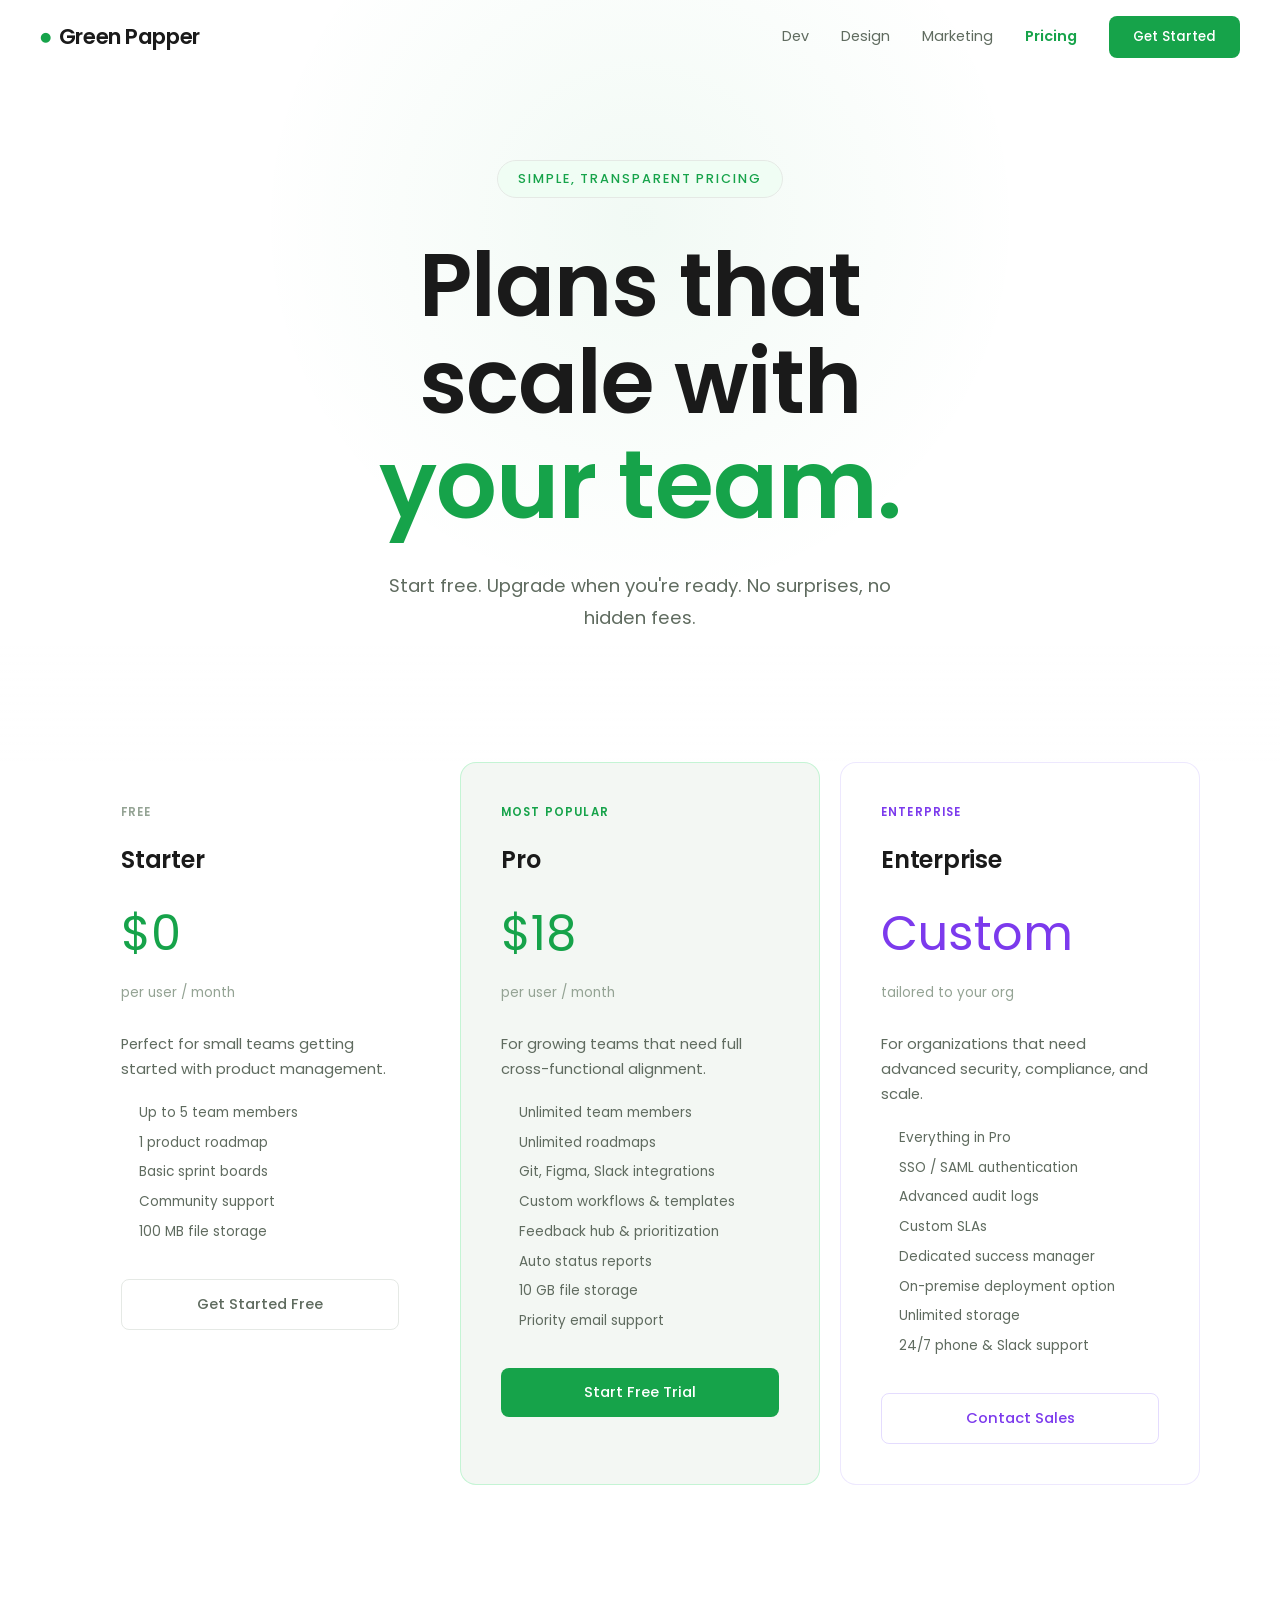
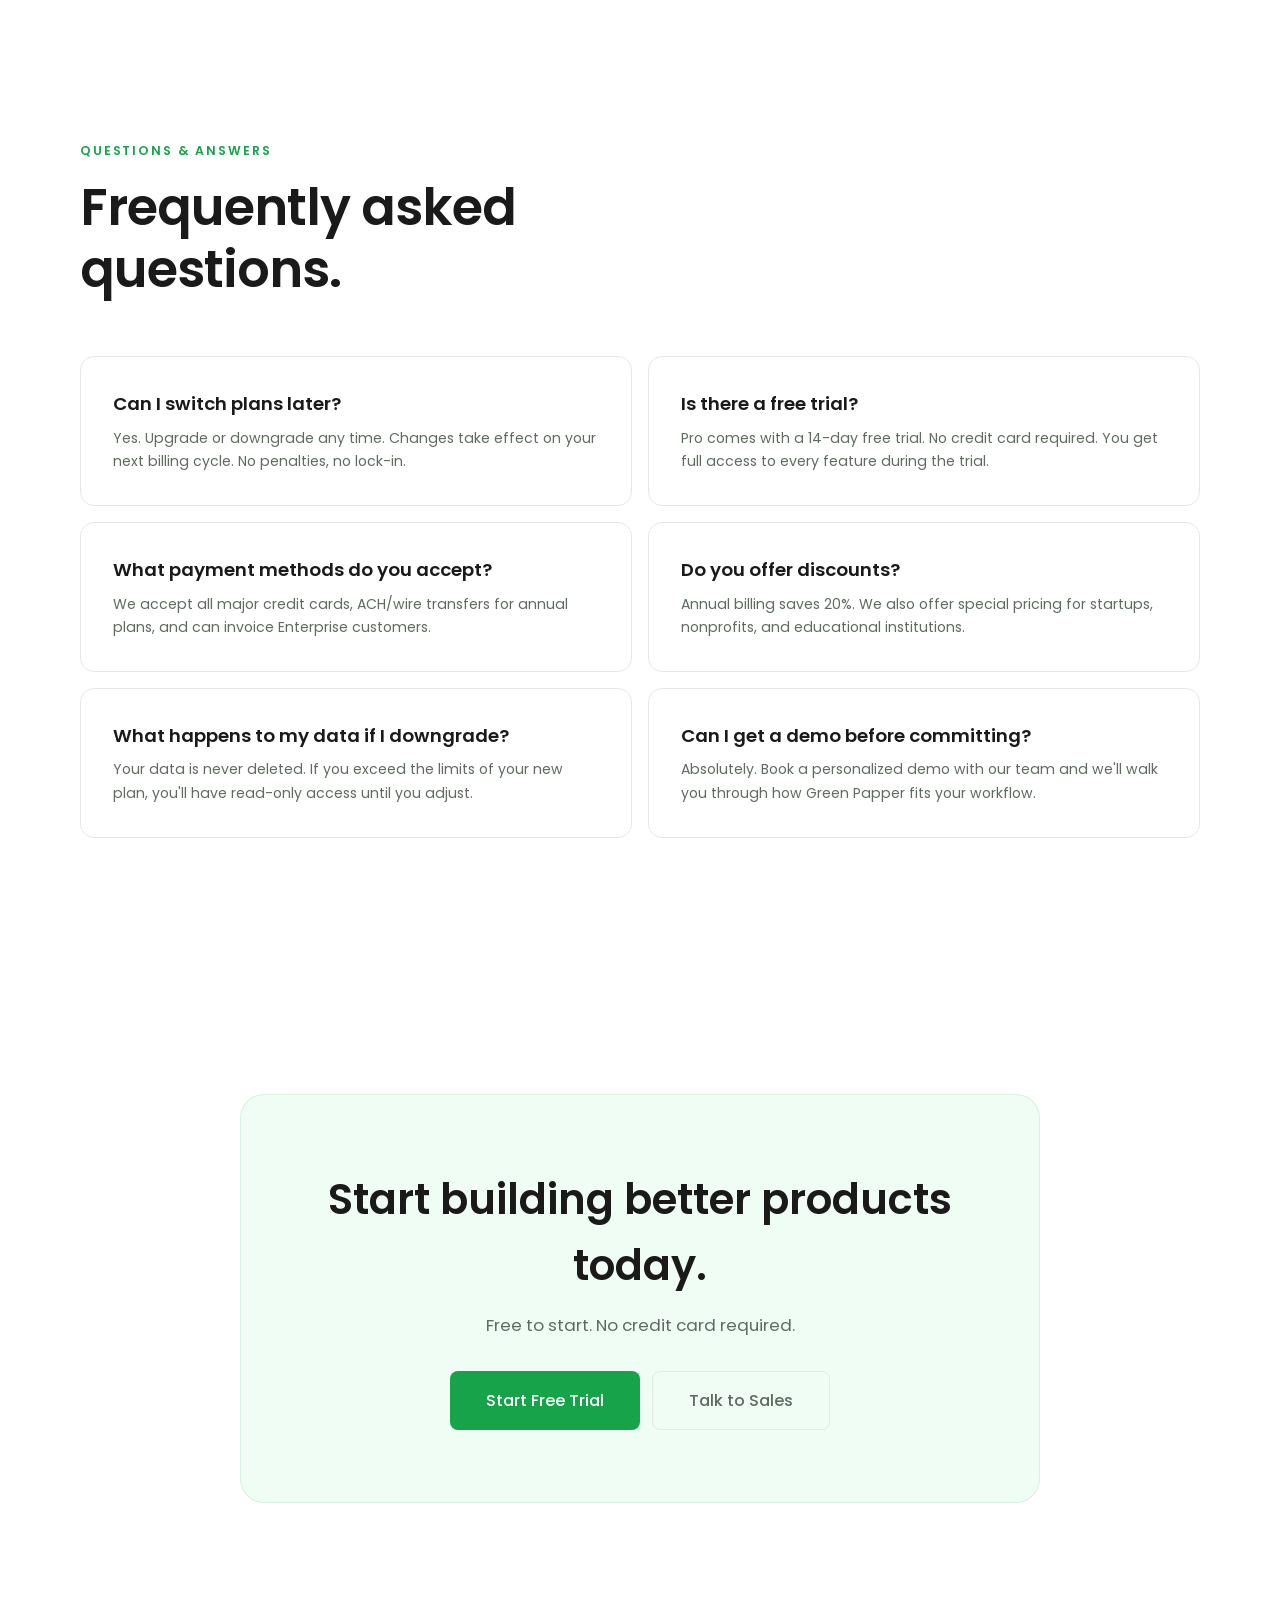
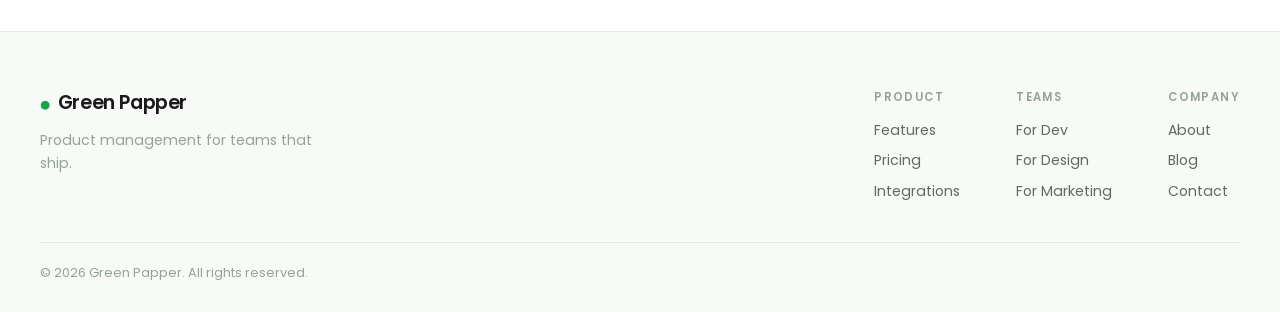
<file: pricing.html>
<!DOCTYPE html>
<html lang="en">
<head>
  <meta charset="UTF-8">
  <meta name="viewport" content="width=device-width, initial-scale=1.0">
  <title>Green Papper — Pricing</title>
  <link rel="preconnect" href="https://fonts.googleapis.com">
  <link rel="preconnect" href="https://fonts.gstatic.com" crossorigin>
  <link href="https://fonts.googleapis.com/css2?family=Poppins:ital,wght@0,300;0,400;0,500;0,600;0,700;1,400;1,600&display=swap" rel="stylesheet">
  <link rel="stylesheet" href="styles.css">
  <link rel="stylesheet" href="pages.css">
</head>
<body>
  <div class="grain"></div>

  <!-- Navigation -->
  <nav class="nav">
    <div class="nav-inner">
      <a href="index.html" class="logo">
        <span class="logo-icon">&#9679;</span> Green Papper
      </a>
      <div class="nav-links">
        <a href="dev.html">Dev</a>
        <a href="design.html">Design</a>
        <a href="marketing.html">Marketing</a>
        <a href="pricing.html" class="nav-active">Pricing</a>
        <a href="#" class="nav-cta">Get Started</a>
      </div>
      <button class="mobile-menu" aria-label="Menu">
        <span></span><span></span>
      </button>
    </div>
  </nav>

  <!-- Hero -->
  <header class="hero page-hero" style="min-height: 60vh;">
    <div class="hero-badge">Simple, Transparent Pricing</div>
    <h1 class="hero-title">
      <span class="line line-1">Plans that</span>
      <span class="line line-2">scale with</span>
      <span class="line line-3">your team.</span>
    </h1>
    <p class="hero-sub">
      Start free. Upgrade when you're ready. No surprises, no hidden fees.
    </p>
  </header>

  <!-- Pricing Cards -->
  <section class="pillars" id="plans" style="padding-top: 0;">
    <div class="pillar-grid" style="grid-template-columns: repeat(3, 1fr);">

      <!-- Free -->
      <div class="pillar-card" style="border-color: rgba(255,255,255,0.08);">
        <div class="pillar-number">FREE</div>
        <h3 style="margin-bottom: 4px;">Starter</h3>
        <div style="font-family: var(--font-display); font-size: 3rem; color: var(--accent); margin: 16px 0 8px;">$0</div>
        <p style="font-size: 0.85rem; color: var(--text-muted); margin-bottom: 28px;">per user / month</p>
        <p>Perfect for small teams getting started with product management.</p>
        <ul class="pillar-features">
          <li>Up to 5 team members</li>
          <li>1 product roadmap</li>
          <li>Basic sprint boards</li>
          <li>Community support</li>
          <li>100 MB file storage</li>
        </ul>
        <a href="#" class="btn btn-ghost" style="width: 100%; justify-content: center; margin-top: 12px;">Get Started Free</a>
      </div>

      <!-- Pro -->
      <div class="pillar-card" style="border-color: rgba(59, 235, 122, 0.25); background: var(--bg-card-hover);">
        <div class="pillar-number" style="color: var(--accent);">MOST POPULAR</div>
        <h3 style="margin-bottom: 4px;">Pro</h3>
        <div style="font-family: var(--font-display); font-size: 3rem; color: var(--accent); margin: 16px 0 8px;">$18</div>
        <p style="font-size: 0.85rem; color: var(--text-muted); margin-bottom: 28px;">per user / month</p>
        <p>For growing teams that need full cross-functional alignment.</p>
        <ul class="pillar-features">
          <li>Unlimited team members</li>
          <li>Unlimited roadmaps</li>
          <li>Git, Figma, Slack integrations</li>
          <li>Custom workflows & templates</li>
          <li>Feedback hub & prioritization</li>
          <li>Auto status reports</li>
          <li>10 GB file storage</li>
          <li>Priority email support</li>
        </ul>
        <a href="#" class="btn btn-primary" style="width: 100%; justify-content: center; margin-top: 12px;">Start Free Trial</a>
      </div>

      <!-- Enterprise -->
      <div class="pillar-card" style="border-color: rgba(167, 139, 250, 0.2);">
        <div class="pillar-number" style="color: var(--stake-color);">ENTERPRISE</div>
        <h3 style="margin-bottom: 4px;">Enterprise</h3>
        <div style="font-family: var(--font-display); font-size: 3rem; color: var(--stake-color); margin: 16px 0 8px;">Custom</div>
        <p style="font-size: 0.85rem; color: var(--text-muted); margin-bottom: 28px;">tailored to your org</p>
        <p>For organizations that need advanced security, compliance, and scale.</p>
        <ul class="pillar-features">
          <li>Everything in Pro</li>
          <li>SSO / SAML authentication</li>
          <li>Advanced audit logs</li>
          <li>Custom SLAs</li>
          <li>Dedicated success manager</li>
          <li>On-premise deployment option</li>
          <li>Unlimited storage</li>
          <li>24/7 phone & Slack support</li>
        </ul>
        <a href="contact.html" class="btn btn-ghost" style="width: 100%; justify-content: center; margin-top: 12px; border-color: rgba(167,139,250,0.3); color: var(--stake-color);">Contact Sales</a>
      </div>

    </div>
  </section>

  <!-- FAQ Section -->
  <section class="features" id="faq">
    <div class="section-header">
      <span class="section-tag">Questions & Answers</span>
      <h2 class="section-title">Frequently asked<br>questions.</h2>
    </div>

    <div class="feature-grid" style="grid-template-columns: repeat(2, 1fr);">
      <div class="feature-card">
        <h4>Can I switch plans later?</h4>
        <p>Yes. Upgrade or downgrade any time. Changes take effect on your next billing cycle. No penalties, no lock-in.</p>
      </div>
      <div class="feature-card">
        <h4>Is there a free trial?</h4>
        <p>Pro comes with a 14-day free trial. No credit card required. You get full access to every feature during the trial.</p>
      </div>
      <div class="feature-card">
        <h4>What payment methods do you accept?</h4>
        <p>We accept all major credit cards, ACH/wire transfers for annual plans, and can invoice Enterprise customers.</p>
      </div>
      <div class="feature-card">
        <h4>Do you offer discounts?</h4>
        <p>Annual billing saves 20%. We also offer special pricing for startups, nonprofits, and educational institutions.</p>
      </div>
      <div class="feature-card">
        <h4>What happens to my data if I downgrade?</h4>
        <p>Your data is never deleted. If you exceed the limits of your new plan, you'll have read-only access until you adjust.</p>
      </div>
      <div class="feature-card">
        <h4>Can I get a demo before committing?</h4>
        <p>Absolutely. Book a personalized demo with our team and we'll walk you through how Green Papper fits your workflow.</p>
      </div>
    </div>
  </section>

  <!-- CTA -->
  <section class="cta-section">
    <div class="cta-inner">
      <h2>Start building better products today.</h2>
      <p>Free to start. No credit card required.</p>
      <div class="cta-actions">
        <a href="#" class="btn btn-primary btn-lg">Start Free Trial</a>
        <a href="contact.html" class="btn btn-ghost btn-lg">Talk to Sales</a>
      </div>
    </div>
  </section>

  <!-- Footer -->
  <footer class="footer">
    <div class="footer-inner">
      <div class="footer-brand">
        <span class="logo"><span class="logo-icon">&#9679;</span> Green Papper</span>
        <p>Product management for teams that ship.</p>
      </div>
      <div class="footer-links">
        <div class="footer-col">
          <h5>Product</h5>
          <a href="index.html#features">Features</a>
          <a href="pricing.html">Pricing</a>
          <a href="integrations.html">Integrations</a>
        </div>
        <div class="footer-col">
          <h5>Teams</h5>
          <a href="dev.html">For Dev</a>
          <a href="design.html">For Design</a>
          <a href="marketing.html">For Marketing</a>
        </div>
        <div class="footer-col">
          <h5>Company</h5>
          <a href="about.html">About</a>
          <a href="blog.html">Blog</a>
          <a href="contact.html">Contact</a>
        </div>
      </div>
    </div>
    <div class="footer-bottom">
      <p>&copy; 2026 Green Papper. All rights reserved.</p>
    </div>
  </footer>

  <script src="script.js"></script>
</body>
</html>
</file>
<file: styles.css>
/* ============================================
   GREEN PAPPER — Product Management Platform
   Aesthetic: Clean Minimal Light with green accents
   Typography: Poppins
   ============================================ */

:root {
  /* Core palette — Light */
  --bg: #ffffff;
  --bg-elevated: #f8faf8;
  --bg-card: #ffffff;
  --bg-card-hover: #f3f7f3;
  --surface: #eef2ee;

  /* Green spectrum */
  --green-50: #f0fdf0;
  --green-100: #dcfce7;
  --green-200: #bbf7d0;
  --green-300: #86efac;
  --green-400: #4ade80;
  --green-500: #22c55e;
  --green-600: #16a34a;
  --green-700: #15803d;
  --accent: #16a34a;
  --accent-dim: #15803d;
  --accent-light: #f0fdf4;
  --accent-glow: rgba(22, 163, 74, 0.06);
  --accent-glow-strong: rgba(22, 163, 74, 0.12);

  /* Text */
  --text: #1a1a1a;
  --text-secondary: #5f6b5f;
  --text-muted: #94a394;
  --text-inverse: #ffffff;

  /* Pillar accents — muted for light theme */
  --dev-color: #2563eb;
  --design-color: #db2777;
  --sales-color: #d97706;
  --stake-color: #7c3aed;

  /* Typography */
  --font-display: 'Poppins', system-ui, sans-serif;
  --font-body: 'Poppins', system-ui, sans-serif;
  --font-mono: 'Poppins', system-ui, sans-serif;

  /* Spacing */
  --section-pad: clamp(72px, 10vw, 140px);
  --content-max: 1200px;

  /* Borders */
  --border: #e5e9e5;
  --border-light: #f0f2f0;

  /* Transitions */
  --ease-out: cubic-bezier(0.16, 1, 0.3, 1);
  --ease-spring: cubic-bezier(0.34, 1.56, 0.64, 1);
}

/* Reset & Base */
*, *::before, *::after { margin: 0; padding: 0; box-sizing: border-box; }

html {
  scroll-behavior: smooth;
  -webkit-font-smoothing: antialiased;
  -moz-osx-font-smoothing: grayscale;
}

body {
  font-family: var(--font-body);
  background: var(--bg);
  color: var(--text);
  line-height: 1.6;
  overflow-x: hidden;
}

a { color: inherit; text-decoration: none; }
ul { list-style: none; }
em { font-style: italic; color: var(--accent); }

/* Grain Overlay — hidden on light theme */
.grain {
  display: none;
}

/* ============ NAVIGATION ============ */
.nav {
  position: fixed;
  top: 0;
  left: 0;
  right: 0;
  z-index: 100;
  padding: 16px 40px;
  transition: background 0.4s, box-shadow 0.4s;
}

.nav.scrolled {
  background: rgba(255, 255, 255, 0.92);
  backdrop-filter: blur(16px);
  box-shadow: 0 1px 0 var(--border);
}

.nav-inner {
  max-width: var(--content-max);
  margin: 0 auto;
  display: flex;
  align-items: center;
  justify-content: space-between;
}

.logo {
  font-family: var(--font-display);
  font-size: 1.35rem;
  font-weight: 600;
  display: flex;
  align-items: center;
  gap: 8px;
  letter-spacing: -0.02em;
  color: var(--text);
}

.logo-icon {
  color: var(--accent);
  font-size: 0.6em;
}

.nav-links {
  display: flex;
  align-items: center;
  gap: 32px;
  font-size: 0.9rem;
  font-weight: 400;
  color: var(--text-secondary);
}

.nav-links a {
  transition: color 0.3s;
}

.nav-links a:hover {
  color: var(--text);
}

.nav-cta {
  background: var(--accent);
  color: var(--text-inverse) !important;
  padding: 10px 24px;
  border-radius: 8px;
  font-weight: 500;
  font-size: 0.85rem;
  transition: transform 0.3s var(--ease-spring), box-shadow 0.3s, background 0.3s;
}

.nav-cta:hover {
  transform: translateY(-1px);
  background: var(--accent-dim);
  box-shadow: 0 4px 12px var(--accent-glow-strong);
}

.mobile-menu {
  display: none;
  flex-direction: column;
  gap: 6px;
  background: none;
  border: none;
  cursor: pointer;
  padding: 8px;
}

.mobile-menu span {
  display: block;
  width: 24px;
  height: 2px;
  background: var(--text);
  transition: 0.3s;
}

/* ============ HERO ============ */
.hero {
  min-height: 100vh;
  display: flex;
  flex-direction: column;
  justify-content: center;
  align-items: center;
  text-align: center;
  padding: 140px 40px 80px;
  position: relative;
  overflow: hidden;
}

.hero::before {
  content: '';
  position: absolute;
  top: -30%;
  left: 50%;
  transform: translateX(-50%);
  width: 900px;
  height: 900px;
  background: radial-gradient(circle, var(--accent-glow) 0%, transparent 60%);
  pointer-events: none;
}

.hero::after {
  content: '';
  position: absolute;
  bottom: 0;
  left: 0;
  right: 0;
  height: 120px;
  background: linear-gradient(to top, var(--bg), transparent);
  pointer-events: none;
}

.hero-badge {
  font-size: 0.8rem;
  font-weight: 500;
  text-transform: uppercase;
  letter-spacing: 0.15em;
  color: var(--accent);
  padding: 8px 20px;
  border: 1px solid var(--border);
  border-radius: 100px;
  margin-bottom: 40px;
  background: var(--accent-light);
  opacity: 0;
  animation: fadeUp 0.8s var(--ease-out) 0.2s forwards;
}

.hero-title {
  font-family: var(--font-display);
  font-weight: 600;
  line-height: 1.1;
  letter-spacing: -0.03em;
  margin-bottom: 32px;
}

.hero-title .line {
  display: block;
  opacity: 0;
  animation: fadeUp 0.8s var(--ease-out) forwards;
}

.line-1 {
  font-size: clamp(2.5rem, 7vw, 5.5rem);
  animation-delay: 0.3s !important;
}

.line-2 {
  font-size: clamp(2.5rem, 7vw, 5.5rem);
  animation-delay: 0.45s !important;
}

.line-3 {
  font-size: clamp(2.8rem, 8vw, 6rem);
  color: var(--accent);
  animation-delay: 0.6s !important;
}

.hero-sub {
  font-size: clamp(1rem, 1.6vw, 1.15rem);
  color: var(--text-secondary);
  max-width: 540px;
  line-height: 1.75;
  margin-bottom: 48px;
  font-weight: 400;
  opacity: 0;
  animation: fadeUp 0.8s var(--ease-out) 0.75s forwards;
}

.hero-actions {
  display: flex;
  gap: 12px;
  flex-wrap: wrap;
  justify-content: center;
  opacity: 0;
  animation: fadeUp 0.8s var(--ease-out) 0.9s forwards;
}

.hero-stats {
  display: flex;
  align-items: center;
  gap: 40px;
  margin-top: 72px;
  opacity: 0;
  animation: fadeUp 0.8s var(--ease-out) 1.1s forwards;
}

.stat-num {
  display: block;
  font-family: var(--font-display);
  font-size: 2.8rem;
  font-weight: 600;
  color: var(--accent);
  line-height: 1;
}

.stat-label {
  font-size: 0.78rem;
  color: var(--text-muted);
  text-transform: uppercase;
  letter-spacing: 0.08em;
  margin-top: 4px;
  display: block;
  font-weight: 500;
}

.stat-divider {
  width: 1px;
  height: 40px;
  background: var(--border);
}

/* ============ BUTTONS ============ */
.btn {
  display: inline-flex;
  align-items: center;
  gap: 8px;
  padding: 13px 28px;
  border-radius: 8px;
  font-family: var(--font-body);
  font-size: 0.92rem;
  font-weight: 500;
  transition: all 0.3s var(--ease-out);
  cursor: pointer;
  border: none;
}

.btn-primary {
  background: var(--accent);
  color: var(--text-inverse);
}

.btn-primary:hover {
  background: var(--accent-dim);
  transform: translateY(-1px);
  box-shadow: 0 4px 16px var(--accent-glow-strong);
}

.btn-ghost {
  background: transparent;
  color: var(--text-secondary);
  border: 1px solid var(--border);
}

.btn-ghost:hover {
  color: var(--text);
  border-color: var(--text-muted);
  background: var(--bg-elevated);
}

.btn-lg {
  padding: 16px 36px;
  font-size: 1rem;
}

/* ============ SECTIONS COMMON ============ */
.section-header {
  max-width: var(--content-max);
  margin: 0 auto 56px;
  padding: 0 40px;
}

.section-tag {
  font-size: 0.78rem;
  font-weight: 600;
  text-transform: uppercase;
  letter-spacing: 0.15em;
  color: var(--accent);
  display: block;
  margin-bottom: 16px;
}

.section-title {
  font-family: var(--font-display);
  font-size: clamp(2rem, 4.5vw, 3.2rem);
  font-weight: 600;
  line-height: 1.2;
  letter-spacing: -0.02em;
  color: var(--text);
}

/* ============ PILLARS ============ */
.pillars {
  padding: var(--section-pad) 0;
  position: relative;
}

.pillar-grid {
  max-width: var(--content-max);
  margin: 0 auto;
  padding: 0 40px;
  display: grid;
  grid-template-columns: repeat(2, 1fr);
  gap: 20px;
}

.pillar-card {
  background: var(--bg-card);
  border: 1px solid var(--border);
  border-radius: 16px;
  padding: 40px;
  position: relative;
  overflow: hidden;
  transition: transform 0.4s var(--ease-out), border-color 0.4s, box-shadow 0.4s;
}

.pillar-card::before {
  content: '';
  position: absolute;
  top: 0;
  left: 0;
  right: 0;
  height: 3px;
  opacity: 0;
  transition: opacity 0.4s;
}

.pillar-card:hover {
  transform: translateY(-3px);
  box-shadow: 0 8px 32px rgba(0, 0, 0, 0.06);
}

.pillar-card:hover::before {
  opacity: 1;
}

.pillar-dev::before { background: var(--dev-color); }
.pillar-design::before { background: var(--design-color); }
.pillar-sales::before { background: var(--sales-color); }
.pillar-stake::before { background: var(--stake-color); }

.pillar-dev:hover { border-color: rgba(37, 99, 235, 0.25); }
.pillar-design:hover { border-color: rgba(219, 39, 119, 0.25); }
.pillar-sales:hover { border-color: rgba(217, 119, 6, 0.25); }
.pillar-stake:hover { border-color: rgba(124, 58, 237, 0.25); }

.pillar-number {
  font-size: 0.72rem;
  font-weight: 600;
  color: var(--text-muted);
  letter-spacing: 0.1em;
  text-transform: uppercase;
  margin-bottom: 20px;
}

.pillar-icon {
  width: 52px;
  height: 52px;
  display: flex;
  align-items: center;
  justify-content: center;
  border-radius: 12px;
  margin-bottom: 20px;
}

.pillar-dev .pillar-icon { background: rgba(37, 99, 235, 0.08); color: var(--dev-color); }
.pillar-design .pillar-icon { background: rgba(219, 39, 119, 0.08); color: var(--design-color); }
.pillar-sales .pillar-icon { background: rgba(217, 119, 6, 0.08); color: var(--sales-color); }
.pillar-stake .pillar-icon { background: rgba(124, 58, 237, 0.08); color: var(--stake-color); }

.pillar-card h3 {
  font-family: var(--font-display);
  font-size: 1.5rem;
  font-weight: 600;
  margin-bottom: 10px;
  letter-spacing: -0.01em;
}

.pillar-card p {
  color: var(--text-secondary);
  font-size: 0.92rem;
  line-height: 1.7;
  margin-bottom: 20px;
}

.pillar-features {
  display: flex;
  flex-direction: column;
  gap: 8px;
  margin-bottom: 24px;
}

.pillar-features li {
  font-size: 0.85rem;
  color: var(--text-secondary);
  padding-left: 18px;
  position: relative;
}

.pillar-features li::before {
  content: '';
  position: absolute;
  left: 0;
  top: 8px;
  width: 6px;
  height: 6px;
  border-radius: 50%;
}

.pillar-dev .pillar-features li::before { background: var(--dev-color); }
.pillar-design .pillar-features li::before { background: var(--design-color); }
.pillar-sales .pillar-features li::before { background: var(--sales-color); }
.pillar-stake .pillar-features li::before { background: var(--stake-color); }

.pillar-tag-row {
  display: flex;
  gap: 8px;
  flex-wrap: wrap;
}

.ptag {
  font-size: 0.72rem;
  font-weight: 500;
  padding: 4px 12px;
  border-radius: 100px;
  background: var(--bg-elevated);
  color: var(--text-muted);
  letter-spacing: 0.03em;
  border: 1px solid var(--border-light);
}

/* ============ WORKFLOW ============ */
.workflow {
  padding: var(--section-pad) 0;
  background: var(--bg-elevated);
  position: relative;
}

.workflow::before,
.workflow::after {
  content: '';
  position: absolute;
  left: 0;
  right: 0;
  height: 80px;
  pointer-events: none;
}

.workflow::before {
  top: 0;
  background: linear-gradient(to bottom, var(--bg), var(--bg-elevated));
}

.workflow::after {
  bottom: 0;
  background: linear-gradient(to top, var(--bg), var(--bg-elevated));
}

.workflow-track {
  max-width: 700px;
  margin: 0 auto;
  padding: 0 40px;
  position: relative;
}

.workflow-line {
  position: absolute;
  left: 59px;
  top: 20px;
  bottom: 20px;
  width: 2px;
  background: linear-gradient(to bottom, var(--accent), var(--border), transparent);
  opacity: 0.4;
}

.workflow-step {
  display: flex;
  gap: 32px;
  align-items: flex-start;
  padding: 24px 0;
  position: relative;
}

.step-dot {
  width: 14px;
  height: 14px;
  min-width: 14px;
  border-radius: 50%;
  border: 2px solid var(--accent);
  background: var(--bg-elevated);
  margin-top: 4px;
  position: relative;
  z-index: 1;
  transition: background 0.3s, box-shadow 0.3s;
}

.workflow-step:hover .step-dot {
  background: var(--accent);
  box-shadow: 0 0 12px var(--accent-glow-strong);
}

.step-num {
  font-size: 0.72rem;
  font-weight: 600;
  color: var(--accent);
  letter-spacing: 0.1em;
  display: block;
  margin-bottom: 6px;
}

.step-content h4 {
  font-family: var(--font-display);
  font-size: 1.3rem;
  font-weight: 600;
  margin-bottom: 6px;
}

.step-content p {
  color: var(--text-secondary);
  font-size: 0.9rem;
  line-height: 1.65;
}

/* ============ FEATURES ============ */
.features {
  padding: var(--section-pad) 0;
}

.feature-grid {
  max-width: var(--content-max);
  margin: 0 auto;
  padding: 0 40px;
  display: grid;
  grid-template-columns: repeat(3, 1fr);
  gap: 16px;
}

.feature-card {
  background: var(--bg-card);
  border: 1px solid var(--border);
  border-radius: 14px;
  padding: 32px;
  transition: transform 0.4s var(--ease-out), border-color 0.4s, box-shadow 0.4s;
}

.feature-card:hover {
  transform: translateY(-2px);
  border-color: rgba(22, 163, 74, 0.2);
  box-shadow: 0 6px 24px rgba(0, 0, 0, 0.05);
}

.feature-icon {
  font-size: 1.4rem;
  color: var(--accent);
  margin-bottom: 16px;
  display: block;
}

.feature-card h4 {
  font-family: var(--font-display);
  font-size: 1.15rem;
  font-weight: 600;
  margin-bottom: 8px;
}

.feature-card p {
  color: var(--text-secondary);
  font-size: 0.88rem;
  line-height: 1.65;
}

/* ============ CTA ============ */
.cta-section {
  padding: var(--section-pad) 40px;
}

.cta-inner {
  max-width: 800px;
  margin: 0 auto;
  text-align: center;
  background: var(--accent-light);
  border: 1px solid rgba(22, 163, 74, 0.12);
  border-radius: 24px;
  padding: 72px 56px;
  position: relative;
  overflow: hidden;
}

.cta-inner::before {
  content: none;
}

.cta-inner h2 {
  font-family: var(--font-display);
  font-size: clamp(1.8rem, 3.5vw, 2.6rem);
  font-weight: 600;
  margin-bottom: 12px;
  position: relative;
  color: var(--text);
}

.cta-inner p {
  color: var(--text-secondary);
  font-size: 1.05rem;
  margin-bottom: 32px;
  position: relative;
}

.cta-actions {
  display: flex;
  gap: 12px;
  justify-content: center;
  flex-wrap: wrap;
  position: relative;
}

/* ============ FOOTER ============ */
.footer {
  border-top: 1px solid var(--border);
  padding: 56px 40px 28px;
  background: var(--bg-elevated);
}

.footer-inner {
  max-width: var(--content-max);
  margin: 0 auto;
  display: flex;
  justify-content: space-between;
  gap: 60px;
  margin-bottom: 40px;
}

.footer-brand {
  max-width: 280px;
}

.footer-brand .logo {
  font-size: 1.2rem;
  margin-bottom: 10px;
  display: inline-flex;
}

.footer-brand p {
  color: var(--text-muted);
  font-size: 0.88rem;
}

.footer-links {
  display: flex;
  gap: 56px;
}

.footer-col {
  display: flex;
  flex-direction: column;
  gap: 8px;
}

.footer-col h5 {
  font-size: 0.72rem;
  font-weight: 600;
  text-transform: uppercase;
  letter-spacing: 0.12em;
  color: var(--text-muted);
  margin-bottom: 4px;
}

.footer-col a {
  font-size: 0.88rem;
  color: var(--text-secondary);
  transition: color 0.3s;
}

.footer-col a:hover {
  color: var(--accent);
}

.footer-bottom {
  max-width: var(--content-max);
  margin: 0 auto;
  padding-top: 20px;
  border-top: 1px solid var(--border);
}

.footer-bottom p {
  font-size: 0.8rem;
  color: var(--text-muted);
}

/* ============ ANIMATIONS ============ */
@keyframes fadeUp {
  from {
    opacity: 0;
    transform: translateY(24px);
  }
  to {
    opacity: 1;
    transform: translateY(0);
  }
}

/* Scroll reveal */
.reveal {
  opacity: 0;
  transform: translateY(24px);
  transition: opacity 0.6s var(--ease-out), transform 0.6s var(--ease-out);
}

.reveal.visible {
  opacity: 1;
  transform: translateY(0);
}

/* ============ RESPONSIVE ============ */
@media (max-width: 900px) {
  .pillar-grid {
    grid-template-columns: 1fr;
  }
  .feature-grid {
    grid-template-columns: 1fr 1fr;
  }
  .footer-inner {
    flex-direction: column;
    gap: 40px;
  }
}

@media (max-width: 640px) {
  .nav { padding: 14px 20px; }
  .nav-links { display: none; }
  .mobile-menu { display: flex; }

  .hero { padding: 120px 24px 60px; }
  .hero-stats { gap: 24px; flex-wrap: wrap; justify-content: center; }

  .section-header { padding: 0 24px; }
  .pillar-grid { padding: 0 24px; }
  .pillar-card { padding: 28px 24px; }

  .workflow-track { padding: 0 24px; }
  .workflow-line { left: 30px; }

  .feature-grid { grid-template-columns: 1fr; padding: 0 24px; }

  .cta-inner { padding: 44px 24px; }

  .footer { padding: 36px 24px 20px; }
  .footer-links { flex-direction: column; gap: 28px; }
}
</file>
<file: pages.css>
/* ============================================
   GREEN PAPPER — Team Pages Shared Styles
   Light Theme — Minimal & Reader-Friendly
   ============================================ */

/* Active nav link */
.nav-active {
  color: var(--accent) !important;
  font-weight: 600;
}

/* Page hero — slightly smaller than homepage */
.page-hero {
  min-height: 85vh;
  padding-top: 160px;
}

/* Feature card accent variants */
.feature-card.dev-accent:hover {
  border-color: rgba(37, 99, 235, 0.2);
}

.feature-card.design-accent:hover {
  border-color: rgba(219, 39, 119, 0.2);
}

.feature-card.marketing-accent:hover {
  border-color: rgba(217, 119, 6, 0.2);
}

/* Integration grid */
.integration-grid {
  max-width: var(--content-max);
  margin: 0 auto;
  padding: 0 40px;
  display: grid;
  grid-template-columns: repeat(4, 1fr);
  gap: 16px;
}

.integration-item {
  background: var(--bg-card);
  border: 1px solid var(--border);
  border-radius: 12px;
  padding: 28px 24px;
  text-align: center;
  transition: transform 0.4s var(--ease-out), border-color 0.4s, box-shadow 0.4s;
}

.integration-item:hover {
  transform: translateY(-2px);
  border-color: rgba(22, 163, 74, 0.2);
  box-shadow: 0 4px 16px rgba(0, 0, 0, 0.05);
}

.integration-name {
  font-family: var(--font-display);
  font-size: 1.1rem;
  font-weight: 600;
  margin-bottom: 4px;
  color: var(--text);
}

.integration-desc {
  font-size: 0.72rem;
  font-weight: 500;
  color: var(--text-muted);
  letter-spacing: 0.04em;
  text-transform: uppercase;
}

/* Workflow step hover color override for team pages */
.workflow-step:hover .step-dot {
  background: currentColor;
}

/* ============ BLOG STYLES ============ */

/* Blog card (listing) */
.blog-card {
  display: block;
  background: var(--bg-card);
  border: 1px solid var(--border);
  border-radius: 14px;
  padding: 32px;
  transition: transform 0.4s var(--ease-out), border-color 0.4s, box-shadow 0.4s;
  cursor: pointer;
}

.blog-card:hover {
  transform: translateY(-2px);
  border-color: rgba(22, 163, 74, 0.2);
  box-shadow: 0 6px 24px rgba(0, 0, 0, 0.05);
}

.blog-card-featured {
  padding: 48px;
  border-color: rgba(22, 163, 74, 0.12);
  background: var(--accent-light);
}

.blog-card-badge {
  font-size: 0.7rem;
  font-weight: 600;
  text-transform: uppercase;
  letter-spacing: 0.08em;
  padding: 4px 12px;
  border-radius: 6px;
  display: inline-block;
  margin-bottom: 14px;
}

.blog-card-title {
  font-family: var(--font-display);
  font-weight: 600;
  font-size: 1.25rem;
  line-height: 1.35;
  letter-spacing: -0.01em;
  margin-bottom: 10px;
  color: var(--text);
}

.blog-card-excerpt {
  color: var(--text-secondary);
  font-size: 0.9rem;
  line-height: 1.7;
  margin-bottom: 16px;
}

.blog-card-meta {
  display: flex;
  align-items: center;
  gap: 8px;
  font-size: 0.78rem;
  color: var(--text-muted);
  font-weight: 500;
  letter-spacing: 0.01em;
  flex-wrap: wrap;
}

.blog-meta-dot {
  color: var(--text-muted);
  opacity: 0.4;
}

/* Blog article (single post) */
.blog-article {
  padding: 0 40px 80px;
}

.blog-article-inner {
  max-width: 680px;
  margin: 0 auto;
}

.blog-lead {
  font-size: 1.15rem;
  line-height: 1.8;
  color: var(--text);
  margin-bottom: 40px;
  font-weight: 400;
}

.blog-article h2 {
  font-family: var(--font-display);
  font-size: 1.7rem;
  font-weight: 600;
  margin: 48px 0 14px;
  letter-spacing: -0.01em;
  color: var(--text);
}

.blog-article h3 {
  font-family: var(--font-display);
  font-size: 1.25rem;
  font-weight: 600;
  margin: 32px 0 10px;
  color: var(--text);
}

.blog-article p {
  color: var(--text-secondary);
  font-size: 1rem;
  line-height: 1.85;
  margin-bottom: 18px;
}

.blog-article ul,
.blog-article ol {
  color: var(--text-secondary);
  font-size: 1rem;
  line-height: 1.85;
  margin-bottom: 18px;
  padding-left: 24px;
}

.blog-article li {
  margin-bottom: 6px;
}

.blog-article ul li {
  list-style: disc;
}

.blog-article ol li {
  list-style: decimal;
}

.blog-article blockquote {
  border-left: 3px solid var(--accent);
  margin: 32px 0;
  padding: 16px 24px;
  background: var(--accent-light);
  border-radius: 0 10px 10px 0;
}

.blog-article blockquote p {
  font-family: var(--font-display);
  font-size: 1.15rem;
  line-height: 1.6;
  color: var(--text);
  margin-bottom: 0;
  font-style: italic;
  font-weight: 500;
}

.blog-article-divider {
  width: 48px;
  height: 2px;
  background: var(--accent);
  margin: 44px 0 20px;
  border-radius: 1px;
}

/* Contact form styling for light theme */
#contact-form input,
#contact-form select,
#contact-form textarea {
  background: var(--bg-elevated) !important;
  border-color: var(--border) !important;
  color: var(--text) !important;
}

#contact-form input:focus,
#contact-form select:focus,
#contact-form textarea:focus {
  border-color: var(--accent) !important;
  box-shadow: 0 0 0 3px var(--accent-glow);
}

#contact-form select option {
  background: var(--bg);
  color: var(--text);
}

/* ============ FAQ SECTION ============ */
.faq-section {
  padding: var(--section-pad) 0;
  background: var(--bg-elevated);
  position: relative;
}

.faq-grid {
  max-width: var(--content-max);
  margin: 0 auto;
  padding: 0 40px;
  display: grid;
  grid-template-columns: repeat(2, 1fr);
  gap: 16px;
}

.faq-card {
  background: var(--bg-card);
  border: 1px solid var(--border);
  border-radius: 14px;
  padding: 32px;
  transition: transform 0.4s var(--ease-out), border-color 0.4s, box-shadow 0.4s;
}

.faq-card:hover {
  transform: translateY(-2px);
  border-color: rgba(22, 163, 74, 0.2);
  box-shadow: 0 6px 24px rgba(0, 0, 0, 0.05);
}

.faq-card h4 {
  font-family: var(--font-display);
  font-size: 1.05rem;
  font-weight: 600;
  margin-bottom: 8px;
  color: var(--text);
}

.faq-card p {
  color: var(--text-secondary);
  font-size: 0.88rem;
  line-height: 1.65;
}

@media (max-width: 640px) {
  .faq-grid {
    grid-template-columns: 1fr;
    padding: 0 24px;
  }
}

/* ============ RESPONSIVE ============ */
@media (max-width: 900px) {
  .integration-grid {
    grid-template-columns: repeat(2, 1fr);
  }

  .pillar-grid[style*="grid-template-columns: repeat(3"] {
    grid-template-columns: 1fr;
  }
}

@media (max-width: 640px) {
  .page-hero {
    min-height: auto;
    padding: 140px 24px 60px;
  }

  .integration-grid {
    grid-template-columns: 1fr 1fr;
    padding: 0 24px;
    gap: 12px;
  }

  .integration-item {
    padding: 20px 16px;
  }

  .pillar-grid[style*="grid-template-columns: 1fr 1fr"] {
    grid-template-columns: 1fr !important;
  }

  .blog-article {
    padding: 0 24px 60px;
  }

  .blog-card-featured {
    padding: 28px;
  }
}
</file>
